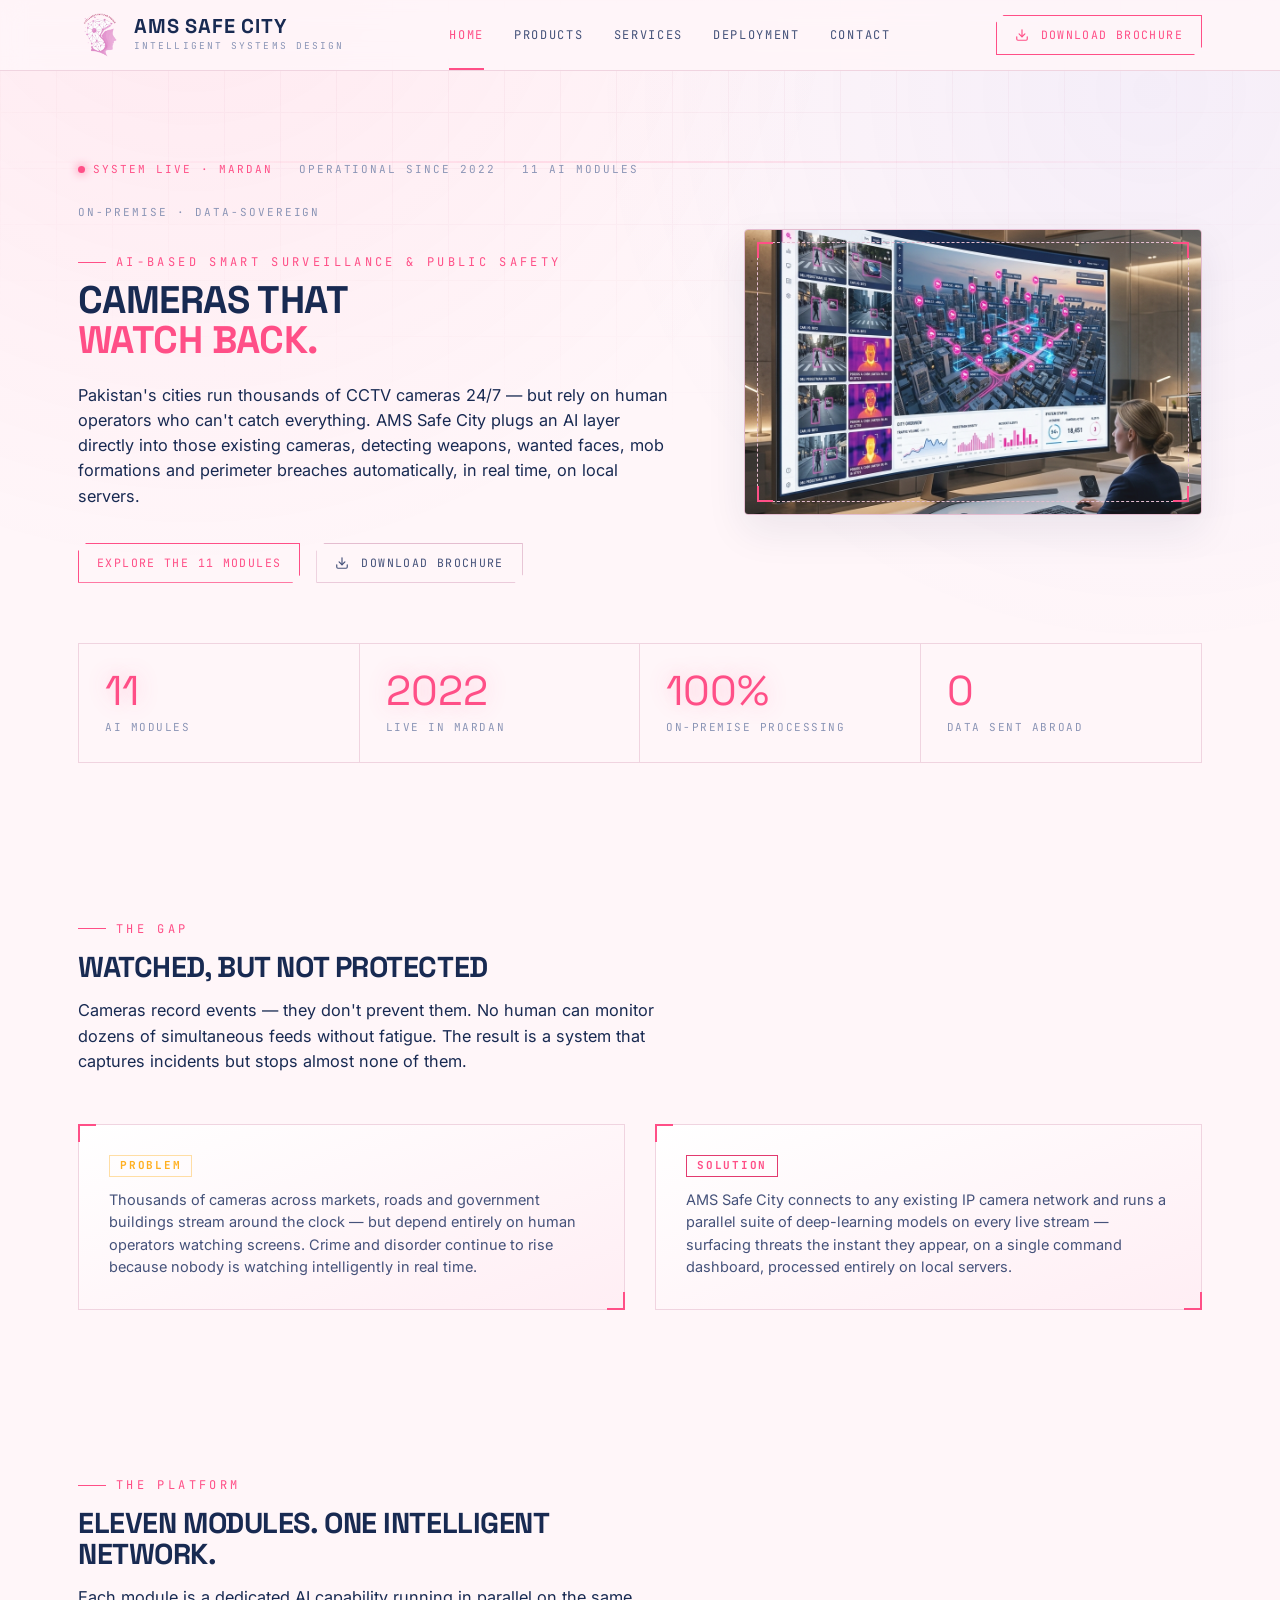
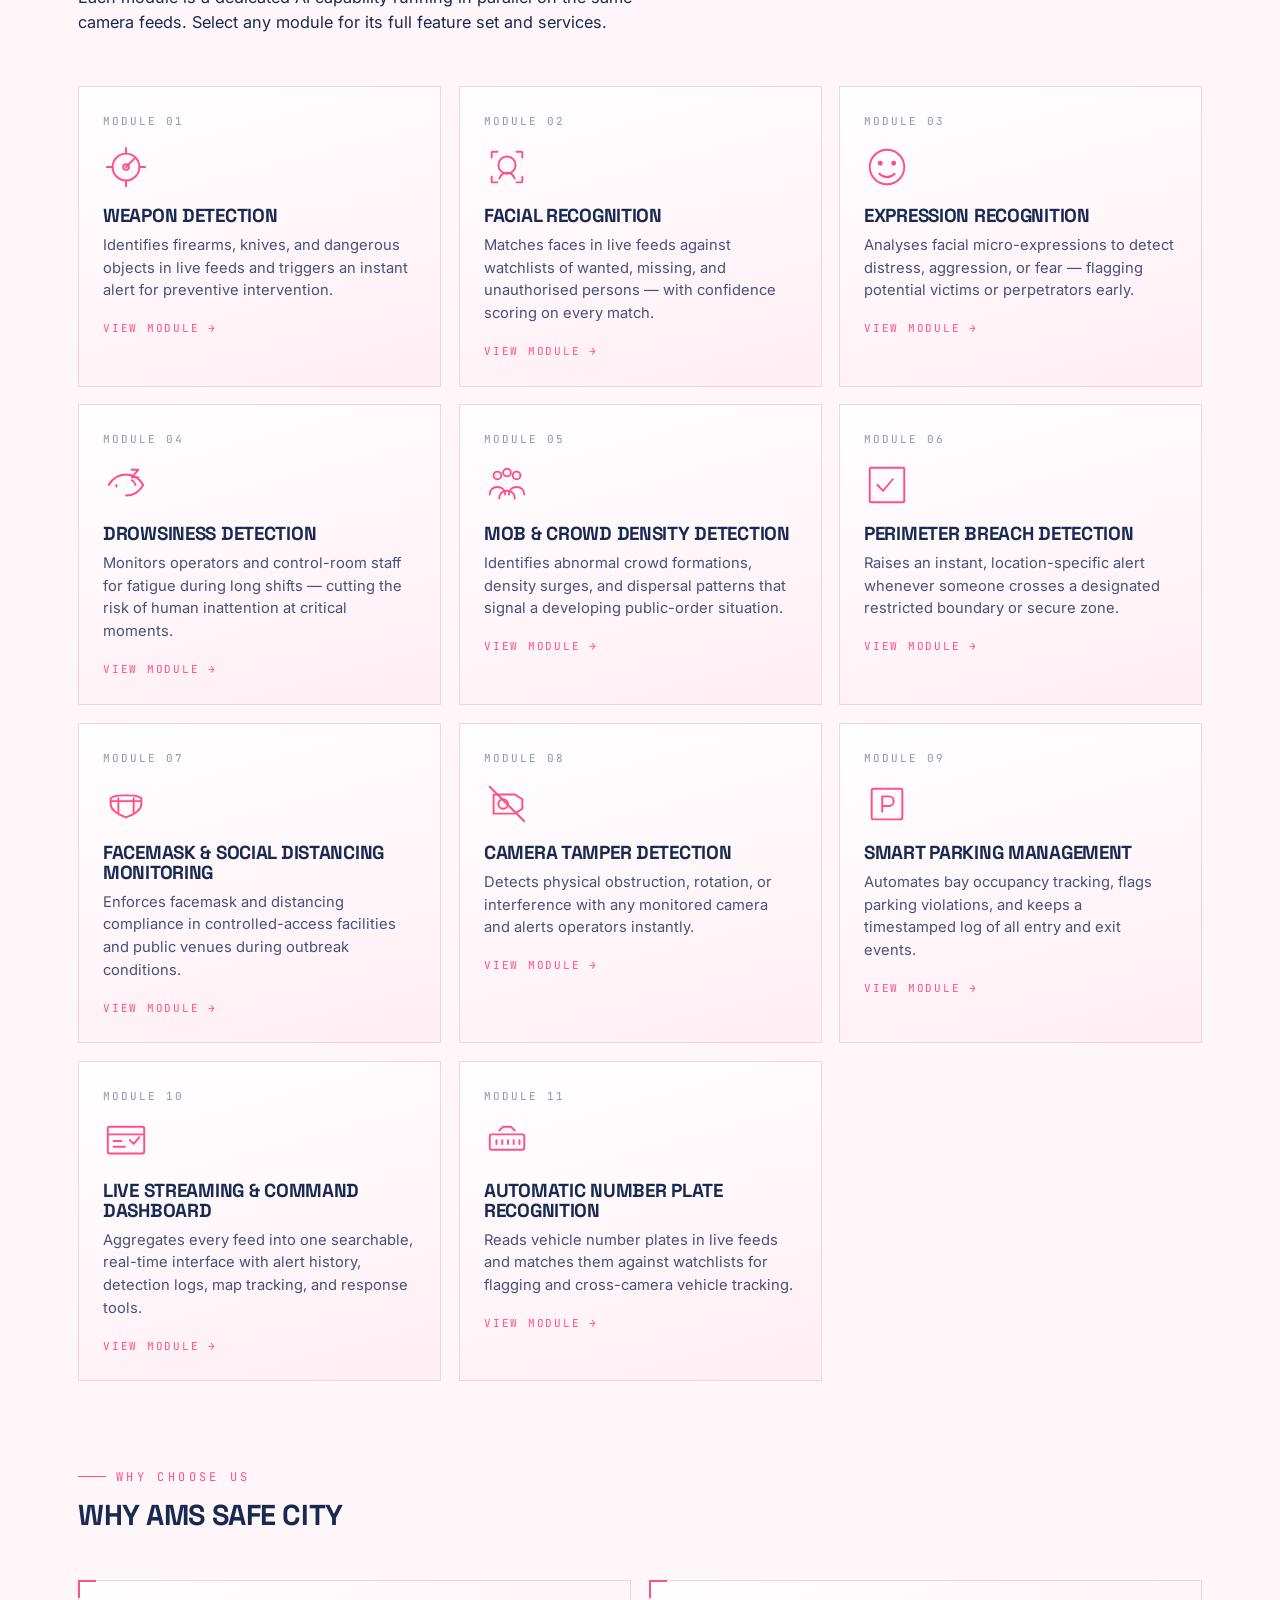
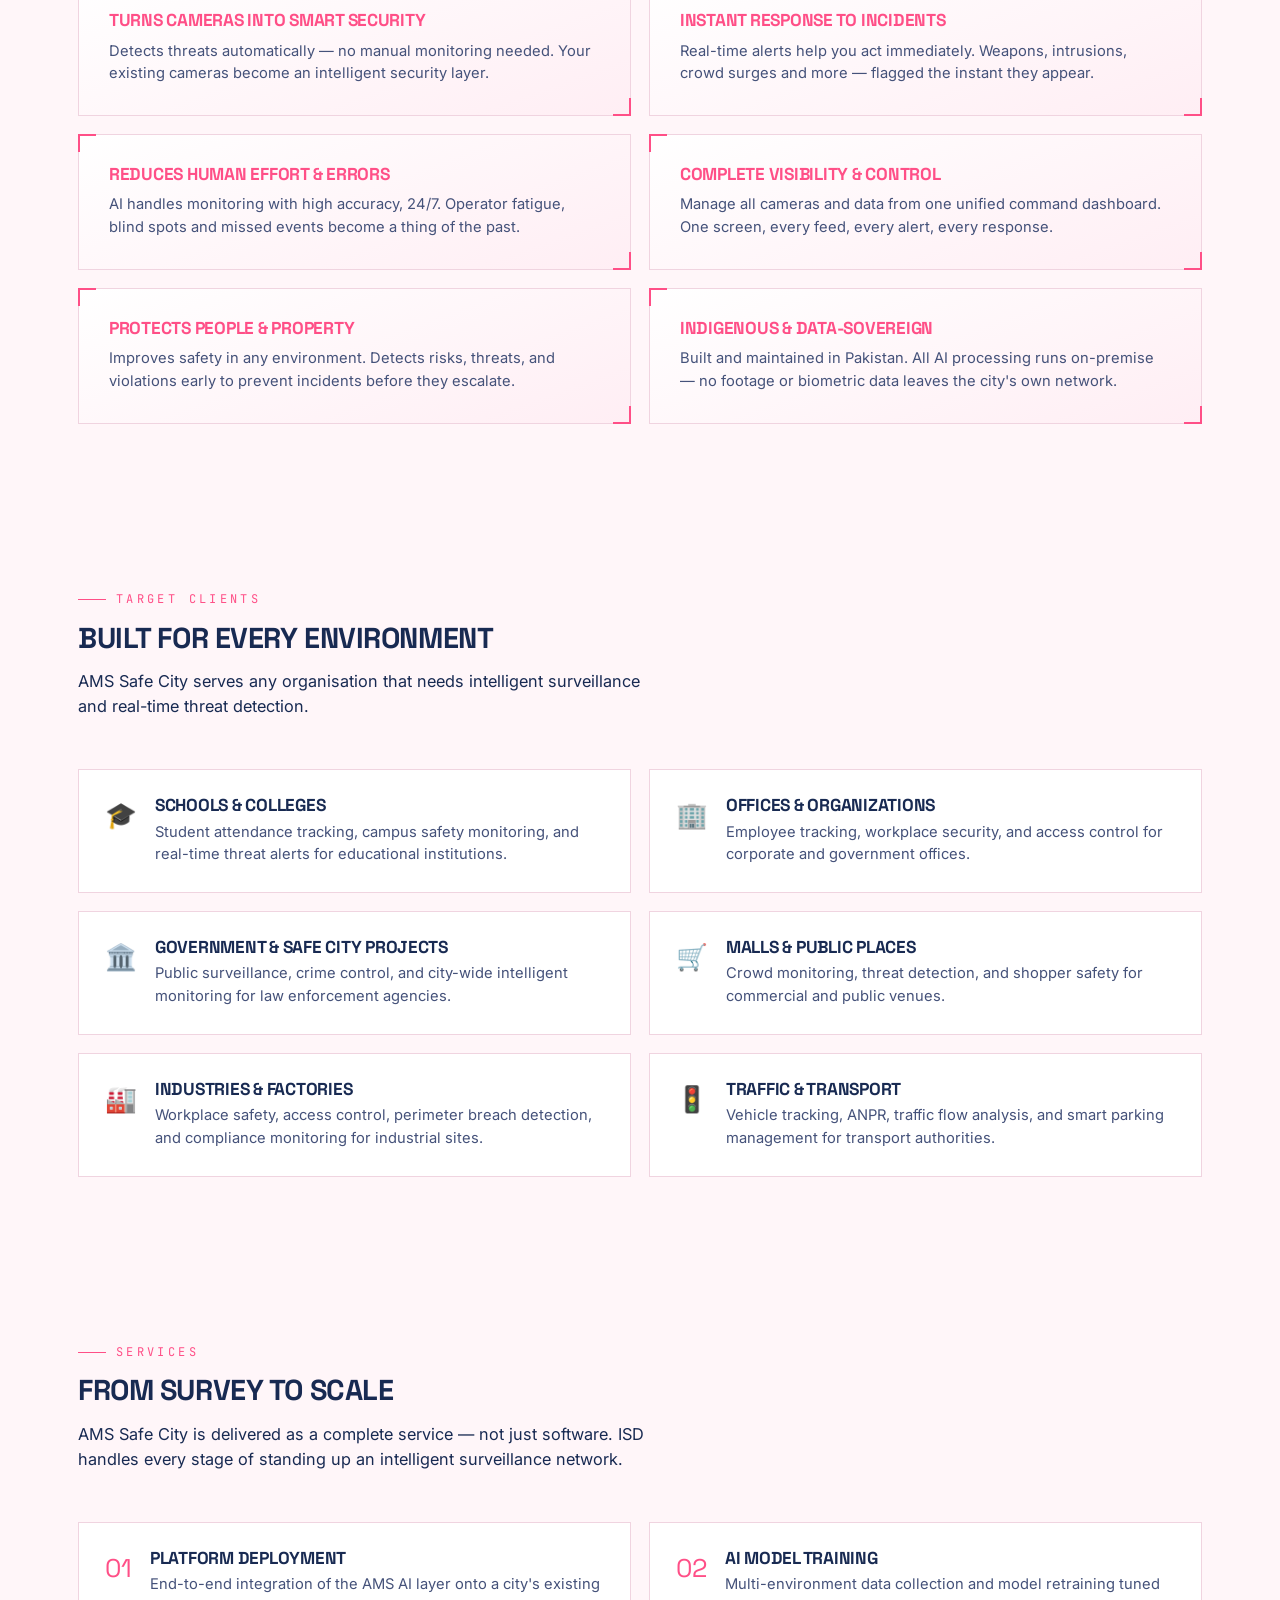
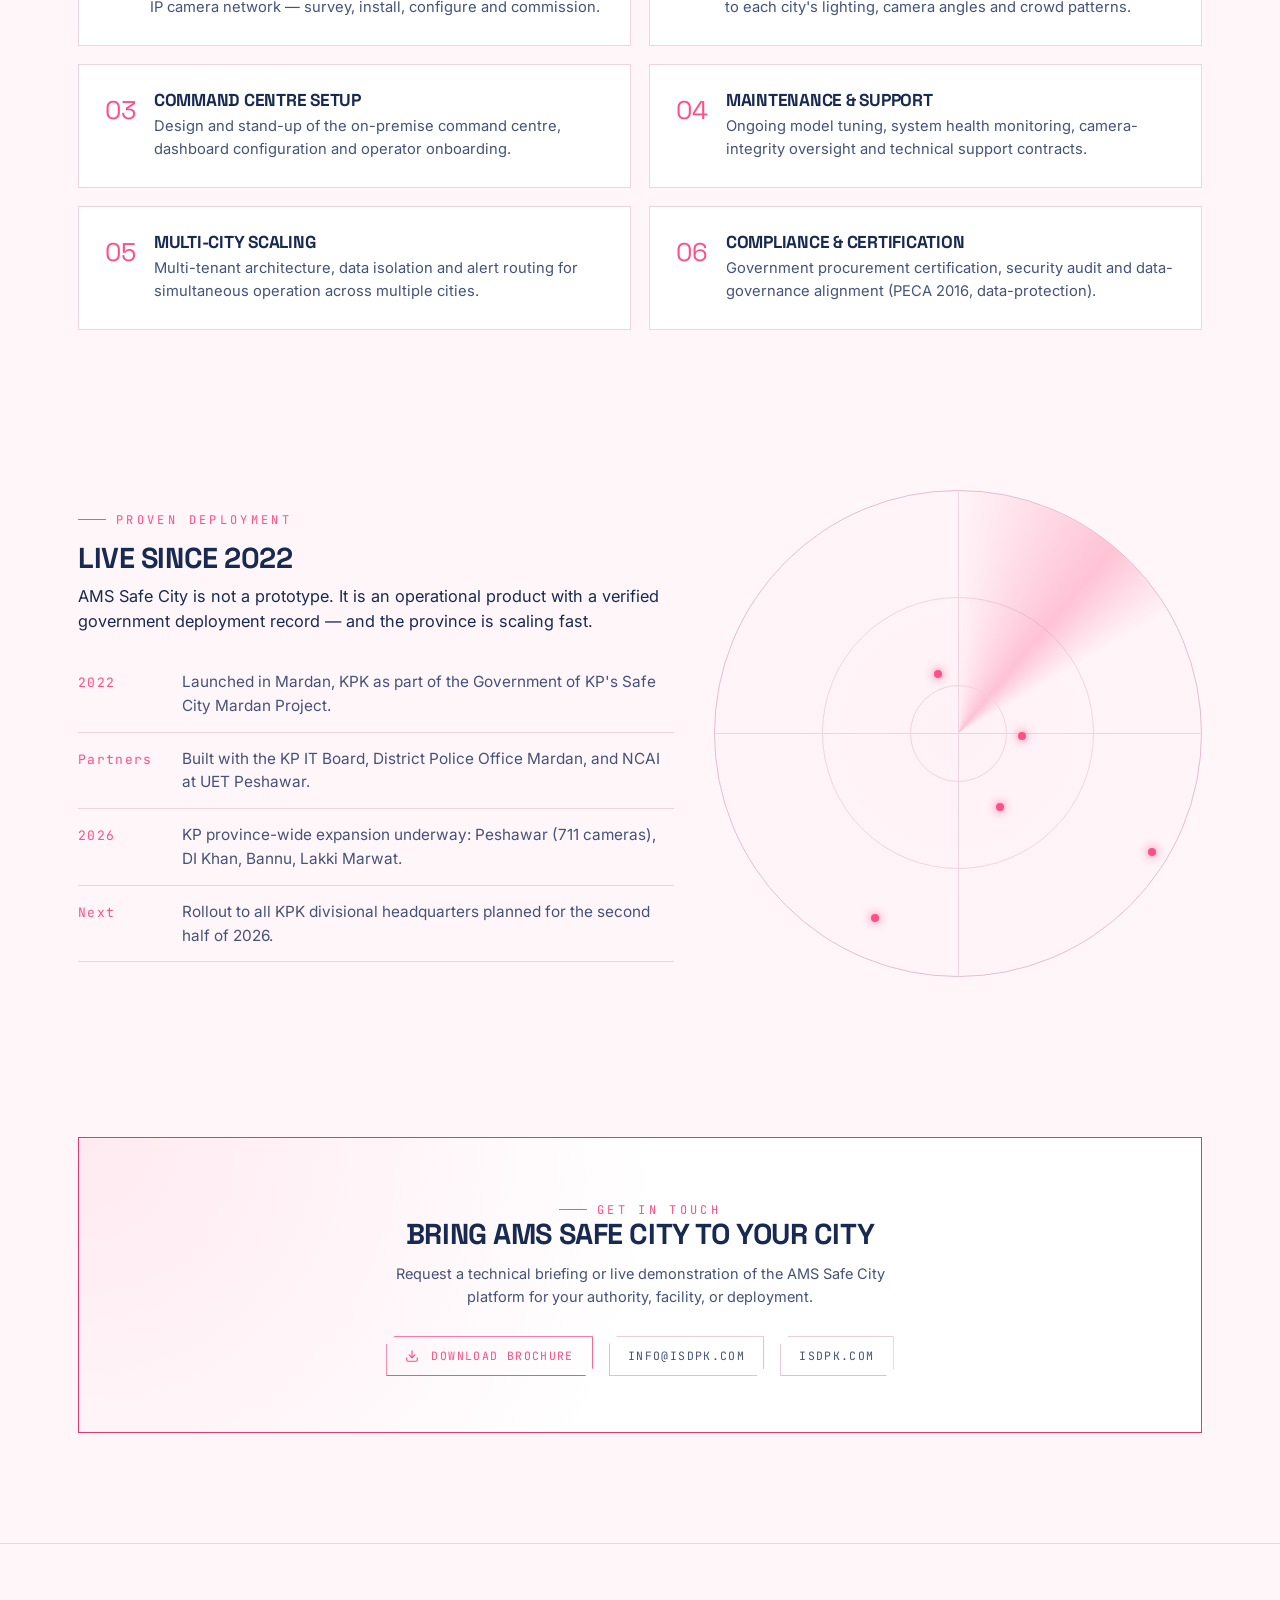
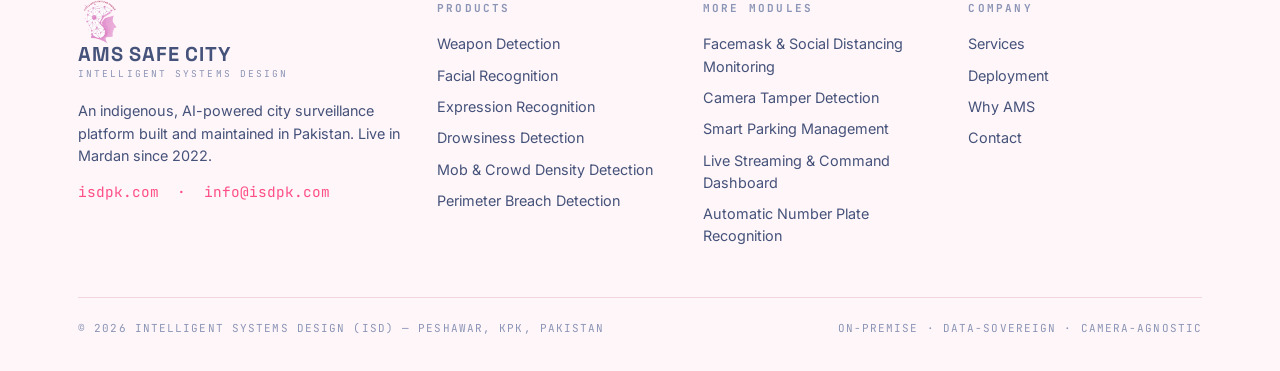
<file: index.html>
<!DOCTYPE html>
<html lang="en">
<head>
<meta charset="UTF-8">
<meta name="viewport" content="width=device-width, initial-scale=1.0">
<title>AMS Safe City — AI Smart Surveillance &amp; Public Safety | ISD Pakistan</title>
<meta name="description" content="AMS Safe City by Intelligent Systems Design: an indigenous, AI-powered city surveillance platform. Eleven AI modules — weapon detection, facial recognition, mob analysis and more — on your existing cameras. Live in Mardan since 2022.">
<link rel="preconnect" href="https://fonts.googleapis.com">
<link rel="preconnect" href="https://fonts.gstatic.com" crossorigin>
<link href="https://fonts.googleapis.com/css2?family=Space+Grotesk:wght@500;600;700&family=Inter:wght@400;500;600;700&family=JetBrains+Mono:wght@400;500&display=swap" rel="stylesheet">
<link rel="stylesheet" href="assets/styles.css">
</head>
<body>
<header class="site-header">
  <div class="wrap nav">
    <a class="brand" href="index.html">
      <img src="assets/logo.png" alt="Intelligent Systems Design Logo" class="brand-logo">
      <span><b>AMS Safe City</b><small>Intelligent Systems Design</small></span>
    </a>
    <nav class="nav-links">
      <a href="index.html" class="active">Home</a>
      <a href="index.html#products">Products</a>
      <a href="index.html#services">Services</a>
      <a href="index.html#deployment">Deployment</a>
      <a href="index.html#contact">Contact</a>
    </nav>
    <div class="nav-cta">
      <a class="btn" href="assets/brochure.pdf" download="AMS_Safe_City_Brochure.pdf"><svg viewBox="0 0 24 24" width="14" height="14" stroke="currentColor" stroke-width="2" fill="none" stroke-linecap="round" stroke-linejoin="round" style="vertical-align:middle;margin-right:4px;"><path d="M21 15v4a2 2 0 0 1-2 2H5a2 2 0 0 1-2-2v-4"></path><polyline points="7 10 12 15 17 10"></polyline><line x1="12" y1="15" x2="12" y2="3"></line></svg> Download Brochure</a>
      <button class="menu-toggle" aria-label="Menu">&#9776;</button>
    </div>
  </div>
</header>
<main>
  <!-- HERO -->
  <section class="hero">
    <div class="scanline"></div>
    <div class="wrap hero-grid">
      <div class="hero-content">
        <div class="status-row reveal">
          <span class="live">System Live · Mardan</span>
          <span>Operational since 2022</span>
          <span>11 AI Modules</span>
          <span>On-Premise · Data-Sovereign</span>
        </div>
        <div class="eyebrow reveal">AI-Based Smart Surveillance &amp; Public Safety</div>
        <h1 class="reveal">Cameras that<br><span class="accent">watch back.</span></h1>
        <p class="lead reveal">Pakistan's cities run thousands of CCTV cameras 24/7 — but rely on human operators who can't catch everything. AMS Safe City plugs an AI layer directly into those existing cameras, detecting weapons, wanted faces, mob formations and perimeter breaches automatically, in real time, on local servers.</p>
        <div class="hero-actions reveal">
          <a class="btn" href="#products">Explore the 11 Modules</a>
          <a class="btn btn--ghost" href="assets/brochure.pdf" download="AMS_Safe_City_Brochure.pdf"><svg viewBox="0 0 24 24" width="14" height="14" stroke="currentColor" stroke-width="2" fill="none" stroke-linecap="round" stroke-linejoin="round" style="vertical-align:middle;margin-right:4px;"><path d="M21 15v4a2 2 0 0 1-2 2H5a2 2 0 0 1-2-2v-4"></path><polyline points="7 10 12 15 17 10"></polyline><line x1="12" y1="15" x2="12" y2="3"></line></svg> Download Brochure</a>
          
        </div>
      </div>
      <div class="hero-visual reveal">
        <div class="frame"></div>
        <div class="corner tl"></div><div class="corner tr"></div>
        <div class="corner bl"></div><div class="corner br"></div>
        <img src="assets/hero_surveillance.png" alt="Smart City Surveillance Dashboard" class="hero-img">
      </div>
    </div>
    <div class="wrap">
      <div class="stats reveal">
        <div class="stat"><div class="num">11</div><div class="lbl">AI Modules</div></div>
        <div class="stat"><div class="num">2022</div><div class="lbl">Live in Mardan</div></div>
        <div class="stat"><div class="num">100%</div><div class="lbl">On-Premise Processing</div></div>
        <div class="stat"><div class="num">0</div><div class="lbl">Data Sent Abroad</div></div>
      </div>
    </div>
  </section>

  <!-- PROBLEM / SOLUTION -->
  <section>
    <div class="wrap">
      <div class="section-head reveal">
        <div class="eyebrow">The Gap</div>
        <h2>Watched, but not protected</h2>
        <p class="lead">Cameras record events — they don't prevent them. No human can monitor dozens of simultaneous feeds without fatigue. The result is a system that captures incidents but stops almost none of them.</p>
      </div>
      <div class="split">
        <div class="panel panel--bracket problem reveal">
          <h3><span class="tag">Problem</span></h3>
          <p>Thousands of cameras across markets, roads and government buildings stream around the clock — but depend entirely on human operators watching screens. Crime and disorder continue to rise because nobody is watching intelligently in real time.</p>
        </div>
        <div class="panel panel--bracket solution reveal">
          <h3><span class="tag">Solution</span></h3>
          <p>AMS Safe City connects to any existing IP camera network and runs a parallel suite of deep-learning models on every live stream — surfacing threats the instant they appear, on a single command dashboard, processed entirely on local servers.</p>
        </div>
      </div>
    </div>
  </section>

  <!-- PRODUCTS -->
  <section id="products">
    <div class="wrap">
      <div class="section-head reveal">
        <div class="eyebrow">The Platform</div>
        <h2>Eleven modules. One intelligent network.</h2>
        <p class="lead">Each module is a dedicated AI capability running in parallel on the same camera feeds. Select any module for its full feature set and services.</p>
      </div>
      <div class="products-grid">
      <a class="pcard reveal" href="products/weapon-detection.html">
        <div class="idx">MODULE 01</div>
        <div class="ic"><svg viewBox="0 0 48 48" fill="none" stroke="currentColor" stroke-width="2" stroke-linecap="round" stroke-linejoin="round"><circle cx="24" cy="24" r="14"/><path d="M24 4v6M24 38v6M4 24h6M38 24h6"/><circle cx="24" cy="24" r="3"/><path d="M24 24l9-9"/></svg></div>
        <h3>Weapon Detection</h3>
        <p>Identifies firearms, knives, and dangerous objects in live feeds and triggers an instant alert for preventive intervention.</p>
        <span class="go">View module &rarr;</span>
      </a>
      <a class="pcard reveal" href="products/facial-recognition.html">
        <div class="idx">MODULE 02</div>
        <div class="ic"><svg viewBox="0 0 48 48" fill="none" stroke="currentColor" stroke-width="2" stroke-linecap="round" stroke-linejoin="round"><path d="M8 14V9a1 1 0 011-1h5M40 14V9a1 1 0 00-1-1h-5M8 34v5a1 1 0 001 1h5M40 34v5a1 1 0 01-1 1h-5"/><circle cx="24" cy="22" r="9"/><path d="M16 36c1.5-4 4.5-6 8-6s6.5 2 8 6"/></svg></div>
        <h3>Facial Recognition</h3>
        <p>Matches faces in live feeds against watchlists of wanted, missing, and unauthorised persons — with confidence scoring on every match.</p>
        <span class="go">View module &rarr;</span>
      </a>
      <a class="pcard reveal" href="products/expression-recognition.html">
        <div class="idx">MODULE 03</div>
        <div class="ic"><svg viewBox="0 0 48 48" fill="none" stroke="currentColor" stroke-width="2" stroke-linecap="round" stroke-linejoin="round"><circle cx="24" cy="24" r="18"/><circle cx="17" cy="20" r="1.6" fill="currentColor"/><circle cx="31" cy="20" r="1.6" fill="currentColor"/><path d="M16 31c2.5 2.5 5 3.5 8 3.5s5.5-1 8-3.5"/></svg></div>
        <h3>Expression Recognition</h3>
        <p>Analyses facial micro-expressions to detect distress, aggression, or fear — flagging potential victims or perpetrators early.</p>
        <span class="go">View module &rarr;</span>
      </a>
      <a class="pcard reveal" href="products/drowsiness-detection.html">
        <div class="idx">MODULE 04</div>
        <div class="ic"><svg viewBox="0 0 48 48" fill="none" stroke="currentColor" stroke-width="2" stroke-linecap="round" stroke-linejoin="round"><path d="M6 24c4-7 11-11 18-11s14 4 18 11c-4 7-11 11-18 11"/><path d="M14 24c0 .5 0 1 .1 1.5M30 19c2 1 3.5 3 4 5"/><path d="M30 8h7l-7 8h7"/></svg></div>
        <h3>Drowsiness Detection</h3>
        <p>Monitors operators and control-room staff for fatigue during long shifts — cutting the risk of human inattention at critical moments.</p>
        <span class="go">View module &rarr;</span>
      </a>
      <a class="pcard reveal" href="products/mob-crowd-detection.html">
        <div class="idx">MODULE 05</div>
        <div class="ic"><svg viewBox="0 0 48 48" fill="none" stroke="currentColor" stroke-width="2" stroke-linecap="round" stroke-linejoin="round"><circle cx="14" cy="14" r="4"/><circle cx="34" cy="14" r="4"/><circle cx="24" cy="11" r="4"/><path d="M6 34c0-5 3.5-8 8-8s8 3 8 8M26 34c0-5 3.5-8 8-8s8 3 8 8M16 38c0-5 3.5-8 8-8s8 3 8 8"/></svg></div>
        <h3>Mob & Crowd Density Detection</h3>
        <p>Identifies abnormal crowd formations, density surges, and dispersal patterns that signal a developing public-order situation.</p>
        <span class="go">View module &rarr;</span>
      </a>
      <a class="pcard reveal" href="products/perimeter-breach.html">
        <div class="idx">MODULE 06</div>
        <div class="ic"><svg viewBox="0 0 48 48" fill="none" stroke="currentColor" stroke-width="2" stroke-linecap="round" stroke-linejoin="round"><rect x="6" y="6" width="36" height="36" rx="1" stroke-dasharray="5 4"/><path d="M30 18l-10 12-6-6"/></svg></div>
        <h3>Perimeter Breach Detection</h3>
        <p>Raises an instant, location-specific alert whenever someone crosses a designated restricted boundary or secure zone.</p>
        <span class="go">View module &rarr;</span>
      </a>
      <a class="pcard reveal" href="products/health-compliance.html">
        <div class="idx">MODULE 07</div>
        <div class="ic"><svg viewBox="0 0 48 48" fill="none" stroke="currentColor" stroke-width="2" stroke-linecap="round" stroke-linejoin="round"><path d="M8 18c4-3 8-3 16-3s12 0 16 3v6c0 6-8 11-16 14C16 35 8 30 8 24z"/><path d="M8 21h32M16 18v15M32 18v15"/></svg></div>
        <h3>Facemask & Social Distancing Monitoring</h3>
        <p>Enforces facemask and distancing compliance in controlled-access facilities and public venues during outbreak conditions.</p>
        <span class="go">View module &rarr;</span>
      </a>
      <a class="pcard reveal" href="products/camera-tamper.html">
        <div class="idx">MODULE 08</div>
        <div class="ic"><svg viewBox="0 0 48 48" fill="none" stroke="currentColor" stroke-width="2" stroke-linecap="round" stroke-linejoin="round"><path d="M10 14h22l8 5v10l-8 5H10z"/><circle cx="20" cy="24" r="5"/><path d="M6 6l36 36"/></svg></div>
        <h3>Camera Tamper Detection</h3>
        <p>Detects physical obstruction, rotation, or interference with any monitored camera and alerts operators instantly.</p>
        <span class="go">View module &rarr;</span>
      </a>
      <a class="pcard reveal" href="products/smart-parking.html">
        <div class="idx">MODULE 09</div>
        <div class="ic"><svg viewBox="0 0 48 48" fill="none" stroke="currentColor" stroke-width="2" stroke-linecap="round" stroke-linejoin="round"><rect x="8" y="8" width="32" height="32" rx="2"/><path d="M19 32V16h7a5 5 0 010 10h-7"/></svg></div>
        <h3>Smart Parking Management</h3>
        <p>Automates bay occupancy tracking, flags parking violations, and keeps a timestamped log of all entry and exit events.</p>
        <span class="go">View module &rarr;</span>
      </a>
      <a class="pcard reveal" href="products/command-dashboard.html">
        <div class="idx">MODULE 10</div>
        <div class="ic"><svg viewBox="0 0 48 48" fill="none" stroke="currentColor" stroke-width="2" stroke-linecap="round" stroke-linejoin="round"><rect x="5" y="8" width="38" height="28" rx="2"/><path d="M5 16h38M11 23h8M11 29h12M28 22l4 4 6-7"/></svg></div>
        <h3>Live Streaming & Command Dashboard</h3>
        <p>Aggregates every feed into one searchable, real-time interface with alert history, detection logs, map tracking, and response tools.</p>
        <span class="go">View module &rarr;</span>
      </a>
      <a class="pcard reveal" href="products/anpr.html">
        <div class="idx">MODULE 11</div>
        <div class="ic"><svg viewBox="0 0 48 48" fill="none" stroke="currentColor" stroke-width="2" stroke-linecap="round" stroke-linejoin="round"><rect x="6" y="16" width="36" height="16" rx="2"/><path d="M13 22v4M19 22v4M25 22v4M31 22v4M37 22v4"/><path d="M16 12l4-4h8l4 4"/></svg></div>
        <h3>Automatic Number Plate Recognition</h3>
        <p>Reads vehicle number plates in live feeds and matches them against watchlists for flagging and cross-camera vehicle tracking.</p>
        <span class="go">View module &rarr;</span>
      </a>
      </div>
    </div>
  </section>

  <!-- WHY CHOOSE US -->
  <section id="why" style="padding-top:0">
    <div class="wrap">
      <div class="section-head reveal">
        <div class="eyebrow">Why Choose Us</div>
        <h2>Why AMS Safe City</h2>
      </div>
      <div class="diff">
        <div class="panel panel--bracket reveal">
          <h4>Turns Cameras into Smart Security</h4>
          <p>Detects threats automatically — no manual monitoring needed. Your existing cameras become an intelligent security layer.</p>
        </div>
        <div class="panel panel--bracket reveal">
          <h4>Instant Response to Incidents</h4>
          <p>Real-time alerts help you act immediately. Weapons, intrusions, crowd surges and more — flagged the instant they appear.</p>
        </div>
        <div class="panel panel--bracket reveal">
          <h4>Reduces Human Effort &amp; Errors</h4>
          <p>AI handles monitoring with high accuracy, 24/7. Operator fatigue, blind spots and missed events become a thing of the past.</p>
        </div>
        <div class="panel panel--bracket reveal">
          <h4>Complete Visibility &amp; Control</h4>
          <p>Manage all cameras and data from one unified command dashboard. One screen, every feed, every alert, every response.</p>
        </div>
        <div class="panel panel--bracket reveal">
          <h4>Protects People &amp; Property</h4>
          <p>Improves safety in any environment. Detects risks, threats, and violations early to prevent incidents before they escalate.</p>
        </div>
        <div class="panel panel--bracket reveal">
          <h4>Indigenous &amp; Data-Sovereign</h4>
          <p>Built and maintained in Pakistan. All AI processing runs on-premise — no footage or biometric data leaves the city's own network.</p>
        </div>
      </div>
    </div>
  </section>

  <!-- TARGET CLIENTS -->
  <section id="clients">
    <div class="wrap">
      <div class="section-head reveal">
        <div class="eyebrow">Target Clients</div>
        <h2>Built for every environment</h2>
        <p class="lead">AMS Safe City serves any organisation that needs intelligent surveillance and real-time threat detection.</p>
      </div>
      <div class="services">
        <div class="svc reveal"><div class="n">🎓</div><div><h4>Schools &amp; Colleges</h4><p>Student attendance tracking, campus safety monitoring, and real-time threat alerts for educational institutions.</p></div></div>
        <div class="svc reveal"><div class="n">🏢</div><div><h4>Offices &amp; Organizations</h4><p>Employee tracking, workplace security, and access control for corporate and government offices.</p></div></div>
        <div class="svc reveal"><div class="n">🏛️</div><div><h4>Government &amp; Safe City Projects</h4><p>Public surveillance, crime control, and city-wide intelligent monitoring for law enforcement agencies.</p></div></div>
        <div class="svc reveal"><div class="n">🛒</div><div><h4>Malls &amp; Public Places</h4><p>Crowd monitoring, threat detection, and shopper safety for commercial and public venues.</p></div></div>
        <div class="svc reveal"><div class="n">🏭</div><div><h4>Industries &amp; Factories</h4><p>Workplace safety, access control, perimeter breach detection, and compliance monitoring for industrial sites.</p></div></div>
        <div class="svc reveal"><div class="n">🚦</div><div><h4>Traffic &amp; Transport</h4><p>Vehicle tracking, ANPR, traffic flow analysis, and smart parking management for transport authorities.</p></div></div>
      </div>
    </div>
  </section>

  <!-- SERVICES -->
  <section id="services">
    <div class="wrap">
      <div class="section-head reveal">
        <div class="eyebrow">Services</div>
        <h2>From survey to scale</h2>
        <p class="lead">AMS Safe City is delivered as a complete service — not just software. ISD handles every stage of standing up an intelligent surveillance network.</p>
      </div>
      <div class="services">
      <div class="svc reveal"><div class="n">01</div><div><h4>Platform Deployment</h4><p>End-to-end integration of the AMS AI layer onto a city&#x27;s existing IP camera network — survey, install, configure and commission.</p></div></div>
      <div class="svc reveal"><div class="n">02</div><div><h4>AI Model Training</h4><p>Multi-environment data collection and model retraining tuned to each city&#x27;s lighting, camera angles and crowd patterns.</p></div></div>
      <div class="svc reveal"><div class="n">03</div><div><h4>Command Centre Setup</h4><p>Design and stand-up of the on-premise command centre, dashboard configuration and operator onboarding.</p></div></div>
      <div class="svc reveal"><div class="n">04</div><div><h4>Maintenance & Support</h4><p>Ongoing model tuning, system health monitoring, camera-integrity oversight and technical support contracts.</p></div></div>
      <div class="svc reveal"><div class="n">05</div><div><h4>Multi-City Scaling</h4><p>Multi-tenant architecture, data isolation and alert routing for simultaneous operation across multiple cities.</p></div></div>
      <div class="svc reveal"><div class="n">06</div><div><h4>Compliance & Certification</h4><p>Government procurement certification, security audit and data-governance alignment (PECA 2016, data-protection).</p></div></div></div>
    </div>
  </section>

  <!-- DEPLOYMENT -->
  <section id="deployment">
    <div class="wrap">
      <div class="deploy">
        <div class="reveal">
          <div class="eyebrow">Proven Deployment</div>
          <h2 style="margin:14px 0 10px">Live since 2022</h2>
          <p class="lead">AMS Safe City is not a prototype. It is an operational product with a verified government deployment record — and the province is scaling fast.</p>
          <ul><li><span class="yr">2022</span><span>Launched in Mardan, KPK as part of the Government of KP&#x27;s Safe City Mardan Project.</span></li><li><span class="yr">Partners</span><span>Built with the KP IT Board, District Police Office Mardan, and NCAI at UET Peshawar.</span></li><li><span class="yr">2026</span><span>KP province-wide expansion underway: Peshawar (711 cameras), DI Khan, Bannu, Lakki Marwat.</span></li><li><span class="yr">Next</span><span>Rollout to all KPK divisional headquarters planned for the second half of 2026.</span></li></ul>
        </div>
        <div class="radar reveal"><div class="sweep"></div><div class="ctr"></div></div>
      </div>
    </div>
  </section>

  <!-- CTA / CONTACT -->
  <section id="contact">
    <div class="wrap">
      <div class="cta-band reveal">
        <div class="eyebrow" style="justify-content:center">Get in touch</div>
        <h2>Bring AMS Safe City to your city</h2>
        <p>Request a technical briefing or live demonstration of the AMS Safe City platform for your authority, facility, or deployment.</p>
        <div class="hero-actions">
          <a class="btn" href="assets/brochure.pdf" download="AMS_Safe_City_Brochure.pdf"><svg viewBox="0 0 24 24" width="14" height="14" stroke="currentColor" stroke-width="2" fill="none" stroke-linecap="round" stroke-linejoin="round" style="vertical-align:middle;margin-right:4px;"><path d="M21 15v4a2 2 0 0 1-2 2H5a2 2 0 0 1-2-2v-4"></path><polyline points="7 10 12 15 17 10"></polyline><line x1="12" y1="15" x2="12" y2="3"></line></svg> Download Brochure</a>
          <a class="btn btn--ghost" href="mailto:info@isdpk.com">info@isdpk.com</a>
          <a class="btn btn--ghost" href="https://isdpk.com"   target="_blank" rel="noopener noreferrer">isdpk.com</a>
        </div>
      </div>
    </div>
  </section>
</main>
<footer class="site-footer">
  <div class="wrap">
    <div class="foot-grid">
      <div>
        <a class="brand" href="index.html" style="margin-bottom:18px">
          <img src="assets/logo.png" alt="Intelligent Systems Design Logo" class="brand-logo">
          <span><b>AMS Safe City</b><small>Intelligent Systems Design</small></span>
        </a>
        <p>An indigenous, AI-powered city surveillance platform built and maintained in Pakistan. Live in Mardan since 2022.</p>
        <p class="mono" style="color:var(--green);margin-top:14px">isdpk.com &nbsp;·&nbsp; info@isdpk.com</p>
      </div>
      <div><h5>Products</h5><a href="products/weapon-detection.html">Weapon Detection</a><a href="products/facial-recognition.html">Facial Recognition</a><a href="products/expression-recognition.html">Expression Recognition</a><a href="products/drowsiness-detection.html">Drowsiness Detection</a><a href="products/mob-crowd-detection.html">Mob & Crowd Density Detection</a><a href="products/perimeter-breach.html">Perimeter Breach Detection</a></div>
      <div><h5>More Modules</h5><a href="products/health-compliance.html">Facemask & Social Distancing Monitoring</a><a href="products/camera-tamper.html">Camera Tamper Detection</a><a href="products/smart-parking.html">Smart Parking Management</a><a href="products/command-dashboard.html">Live Streaming & Command Dashboard</a><a href="products/anpr.html">Automatic Number Plate Recognition</a></div>
      <div>
        <h5>Company</h5>
        <a href="index.html#services">Services</a>
        <a href="index.html#deployment">Deployment</a>
        <a href="index.html#why">Why AMS</a>
        <a href="index.html#contact">Contact</a>
      </div>
    </div>
    <div class="foot-bottom">
      <span>© 2026 Intelligent Systems Design (ISD) — Peshawar, KPK, Pakistan</span>
      <span>On-Premise · Data-Sovereign · Camera-Agnostic</span>
    </div>
  </div>
</footer>
<script src="assets/app.js"></script>
</body>
</html>
</file>
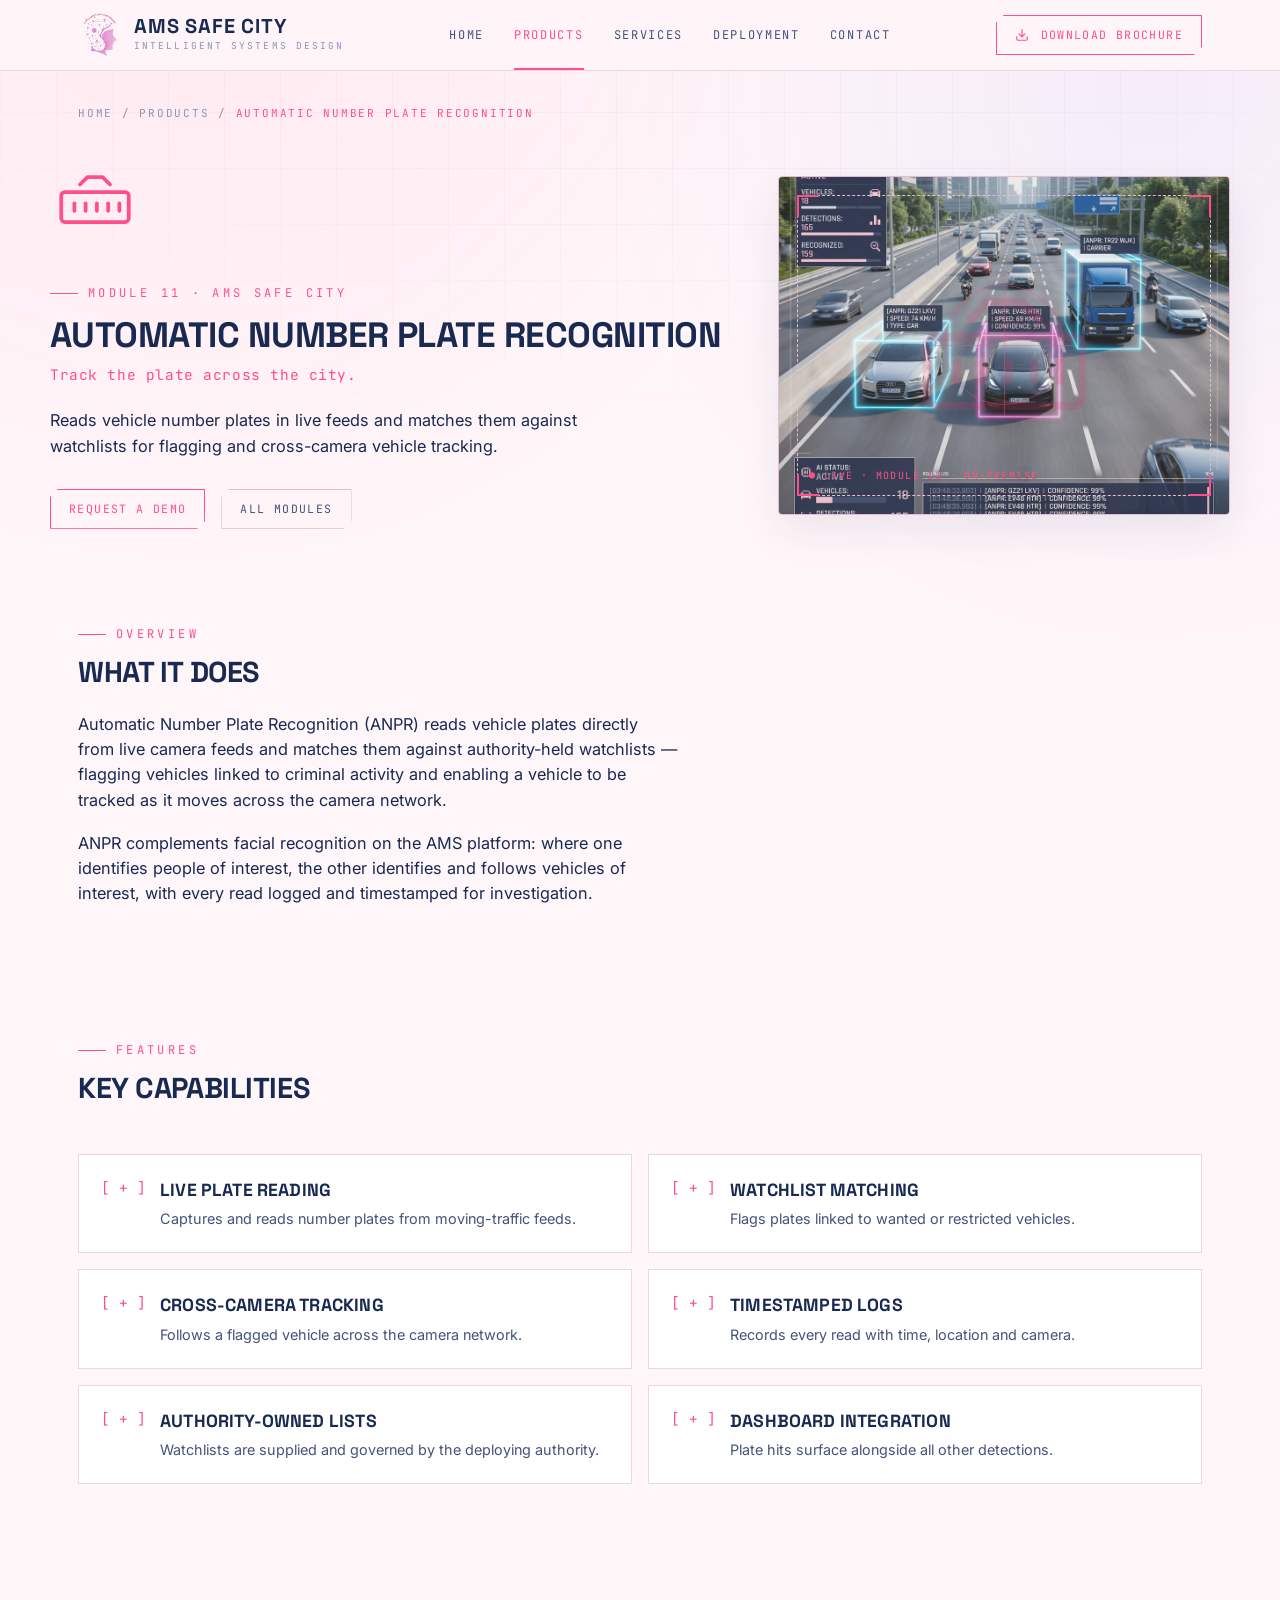
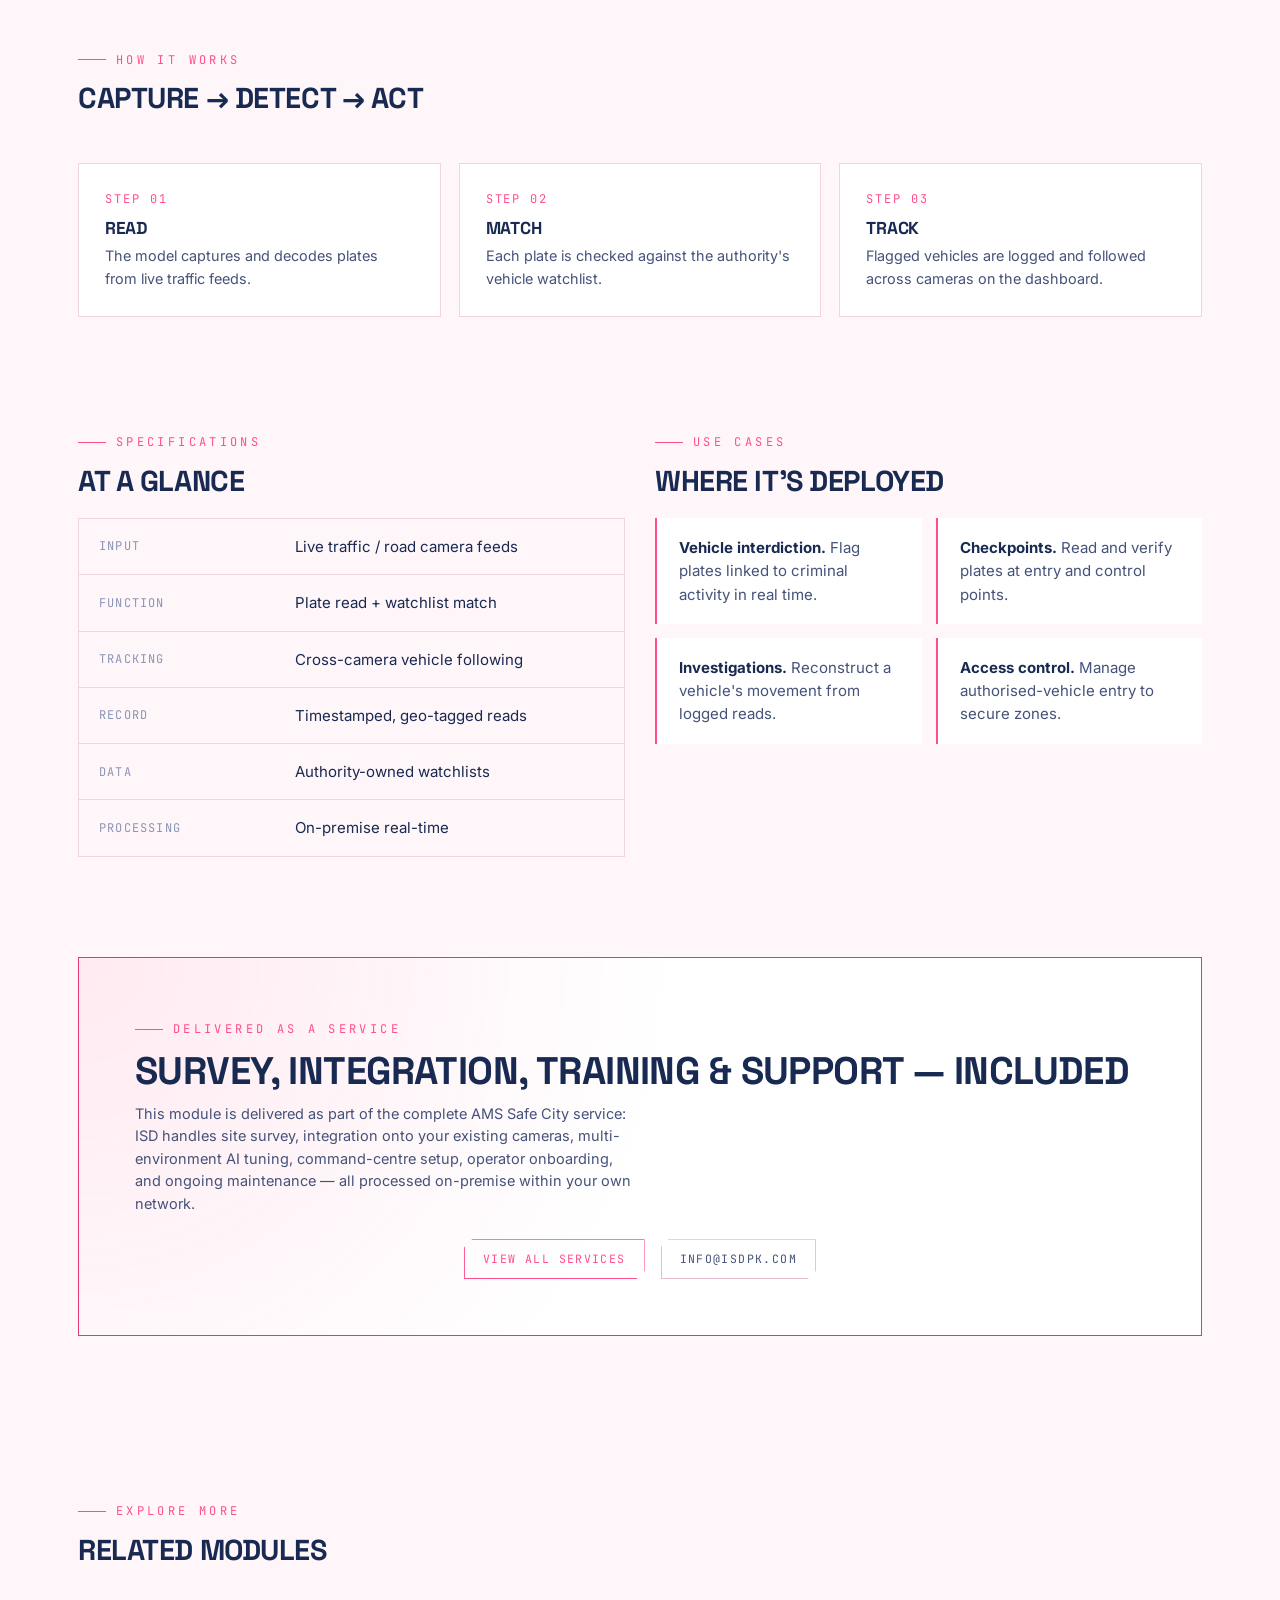
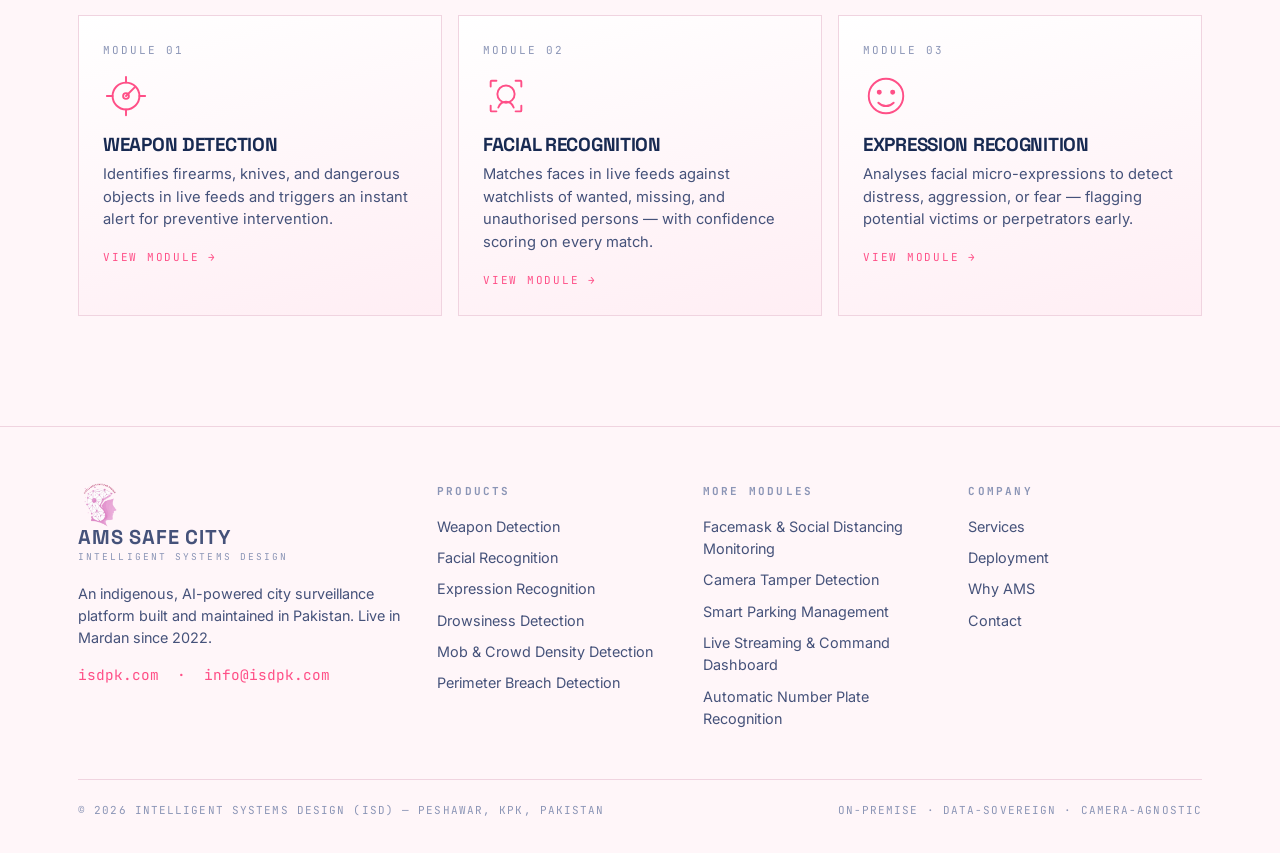
<file: products/anpr.html>
<!DOCTYPE html>
<html lang="en">
<head>
<meta charset="UTF-8">
<meta name="viewport" content="width=device-width, initial-scale=1.0">
<title>Automatic Number Plate Recognition — AMS Safe City | ISD Pakistan</title>
<meta name="description" content="Automatic Number Plate Recognition: Reads vehicle number plates in live feeds and matches them against watchlists for flagging and cross-camera vehicle tracking. Part of the AMS Safe City AI surveillance platform by Intelligent Systems Design.">
<link rel="preconnect" href="https://fonts.googleapis.com">
<link rel="preconnect" href="https://fonts.gstatic.com" crossorigin>
<link href="https://fonts.googleapis.com/css2?family=Space+Grotesk:wght@500;600;700&family=Inter:wght@400;500;600;700&family=JetBrains+Mono:wght@400;500&display=swap" rel="stylesheet">
<link rel="stylesheet" href="../assets/styles.css">
</head>
<body>
<header class="site-header">
  <div class="wrap nav">
    <a class="brand" href="../index.html">
      <img src="../assets/logo.png" alt="Intelligent Systems Design Logo" class="brand-logo">
      <span><b>AMS Safe City</b><small>Intelligent Systems Design</small></span>
    </a>
    <nav class="nav-links">
      <a href="../index.html">Home</a>
      <a href="../index.html#products" class="active">Products</a>
      <a href="../index.html#services">Services</a>
      <a href="../index.html#deployment">Deployment</a>
      <a href="../index.html#contact">Contact</a>
    </nav>
    <div class="nav-cta">
      <a class="btn" href="../assets/brochure.pdf" download="AMS_Safe_City_Brochure.pdf"><svg viewBox="0 0 24 24" width="14" height="14" stroke="currentColor" stroke-width="2" fill="none" stroke-linecap="round" stroke-linejoin="round" style="vertical-align:middle;margin-right:4px;"><path d="M21 15v4a2 2 0 0 1-2 2H5a2 2 0 0 1-2-2v-4"></path><polyline points="7 10 12 15 17 10"></polyline><line x1="12" y1="15" x2="12" y2="3"></line></svg> Download Brochure</a>
      <button class="menu-toggle" aria-label="Menu">&#9776;</button>
    </div>
  </div>
</header>
<main>
  <div class="wrap">
    <div class="breadcrumb reveal"><a href="../index.html">Home</a> / <a href="../index.html#products">Products</a> / <span>Automatic Number Plate Recognition</span></div>
  </div>

  <!-- PRODUCT HERO -->
  <section class="prod-hero wrap">
    <div class="reveal">
      <div class="ic-big"><svg viewBox="0 0 48 48" fill="none" stroke="currentColor" stroke-width="2" stroke-linecap="round" stroke-linejoin="round"><rect x="6" y="16" width="36" height="16" rx="2"/><path d="M13 22v4M19 22v4M25 22v4M31 22v4M37 22v4"/><path d="M16 12l4-4h8l4 4"/></svg></div>
      <div class="eyebrow">Module 11 · AMS Safe City</div>
      <h1 style="margin:14px 0 0">Automatic Number Plate Recognition</h1>
      <p class="mono" style="color:var(--green);letter-spacing:.04em;margin-top:10px">Track the plate across the city.</p>
      <p class="lead" style="margin:22px 0 30px">Reads vehicle number plates in live feeds and matches them against watchlists for flagging and cross-camera vehicle tracking.</p>
      <div class="hero-actions">
        <a class="btn" href="../index.html#contact">Request a Demo</a>
        <a class="btn btn--ghost" href="../index.html#products">All Modules</a>
      </div>
    </div>
    <div class="prod-visual reveal">
      <img src="../assets/anpr.png" alt="Anpr Camera Feed" class="prod-img">
      
      <div class="scanline"></div>
      <div class="frame"></div>
      <div class="corner tl"></div><div class="corner tr"></div>
      <div class="corner bl"></div><div class="corner br"></div>
      <div class="ic-ghost"><svg viewBox="0 0 48 48" fill="none" stroke="currentColor" stroke-width="2" stroke-linecap="round" stroke-linejoin="round"><rect x="6" y="16" width="36" height="16" rx="2"/><path d="M13 22v4M19 22v4M25 22v4M31 22v4M37 22v4"/><path d="M16 12l4-4h8l4 4"/></svg></div>
      <div class="reticle"></div>
      <div class="tag-float">● LIVE · MODULE 11 · ON-PREMISE</div>
    </div>
  </section>

  <!-- OVERVIEW -->
  <section style="padding-top:30px">
    <div class="wrap">
      <div class="section-head reveal" style="margin-bottom:24px">
        <div class="eyebrow">Overview</div>
        <h2 style="margin-top:14px">What it does</h2>
      </div>
      <div class="reveal" style="max-width:74ch"><p class='lead' style='margin-bottom:18px'>Automatic Number Plate Recognition (ANPR) reads vehicle plates directly from live camera feeds and matches them against authority-held watchlists — flagging vehicles linked to criminal activity and enabling a vehicle to be tracked as it moves across the camera network.</p><p class='lead' style='margin-bottom:18px'>ANPR complements facial recognition on the AMS platform: where one identifies people of interest, the other identifies and follows vehicles of interest, with every read logged and timestamped for investigation.</p></div>
    </div>
  </section>

  <!-- FEATURES -->
  <section style="padding-top:30px">
    <div class="wrap">
      <div class="section-head reveal"><div class="eyebrow">Features</div><h2 style="margin-top:14px">Key capabilities</h2></div>
      <div class="feature-list">
        <div class="feat reveal"><span class="chk">[ + ]</span><div><b>Live plate reading</b><p>Captures and reads number plates from moving-traffic feeds.</p></div></div>
        <div class="feat reveal"><span class="chk">[ + ]</span><div><b>Watchlist matching</b><p>Flags plates linked to wanted or restricted vehicles.</p></div></div>
        <div class="feat reveal"><span class="chk">[ + ]</span><div><b>Cross-camera tracking</b><p>Follows a flagged vehicle across the camera network.</p></div></div>
        <div class="feat reveal"><span class="chk">[ + ]</span><div><b>Timestamped logs</b><p>Records every read with time, location and camera.</p></div></div>
        <div class="feat reveal"><span class="chk">[ + ]</span><div><b>Authority-owned lists</b><p>Watchlists are supplied and governed by the deploying authority.</p></div></div>
        <div class="feat reveal"><span class="chk">[ + ]</span><div><b>Dashboard integration</b><p>Plate hits surface alongside all other detections.</p></div></div></div>
    </div>
  </section>

  <!-- HOW IT WORKS -->
  <section>
    <div class="wrap">
      <div class="section-head reveal"><div class="eyebrow">How it works</div><h2 style="margin-top:14px">Capture → detect → act</h2></div>
      <div class="howit">
        <div class="step reveal"><div class="sn">STEP 01</div><h4>Read</h4><p>The model captures and decodes plates from live traffic feeds.</p></div>
        <div class="step reveal"><div class="sn">STEP 02</div><h4>Match</h4><p>Each plate is checked against the authority&#x27;s vehicle watchlist.</p></div>
        <div class="step reveal"><div class="sn">STEP 03</div><h4>Track</h4><p>Flagged vehicles are logged and followed across cameras on the dashboard.</p></div></div>
    </div>
  </section>

  <!-- SPECS -->
  <section style="padding-top:30px">
    <div class="wrap">
      <div class="split" style="align-items:start">
        <div class="reveal">
          <div class="eyebrow">Specifications</div>
          <h2 style="margin:14px 0 22px">At a glance</h2>
          <table class="spec-table"><tr><td>Input</td><td>Live traffic / road camera feeds</td></tr><tr><td>Function</td><td>Plate read + watchlist match</td></tr><tr><td>Tracking</td><td>Cross-camera vehicle following</td></tr><tr><td>Record</td><td>Timestamped, geo-tagged reads</td></tr><tr><td>Data</td><td>Authority-owned watchlists</td></tr><tr><td>Processing</td><td>On-premise real-time</td></tr></table>
        </div>
        <div class="reveal">
          <div class="eyebrow">Use cases</div>
          <h2 style="margin:14px 0 22px">Where it's deployed</h2>
          <ul class="usecases"><li class="reveal"><b>Vehicle interdiction.</b> Flag plates linked to criminal activity in real time.</li><li class="reveal"><b>Checkpoints.</b> Read and verify plates at entry and control points.</li><li class="reveal"><b>Investigations.</b> Reconstruct a vehicle&#x27;s movement from logged reads.</li><li class="reveal"><b>Access control.</b> Manage authorised-vehicle entry to secure zones.</li></ul>
        </div>
      </div>
    </div>
  </section>

  <!-- SERVICES NOTE -->
  <section style="padding-top:20px">
    <div class="wrap">
      <div class="cta-band reveal" style="text-align:left">
        <div class="eyebrow">Delivered as a service</div>
        <h2 style="margin:12px 0 12px;font-size:clamp(1.6rem,3vw,2.4rem)">Survey, integration, training &amp; support — included</h2>
        <p style="margin:0 0 24px">This module is delivered as part of the complete AMS Safe City service: ISD handles site survey, integration onto your existing cameras, multi-environment AI tuning, command-centre setup, operator onboarding, and ongoing maintenance — all processed on-premise within your own network.</p>
        <div class="hero-actions">
          <a class="btn" href="../index.html#services">View All Services</a>
          <a class="btn btn--ghost" href="mailto:info@isdpk.com">info@isdpk.com</a>
        </div>
      </div>
    </div>
  </section>

  <!-- RELATED -->
  <section>
    <div class="wrap">
      <div class="section-head reveal"><div class="eyebrow">Explore more</div><h2 style="margin-top:14px">Related modules</h2></div>
      <div class="related">
      <a class="pcard reveal" href="weapon-detection.html">
        <div class="idx">MODULE 01</div>
        <div class="ic"><svg viewBox="0 0 48 48" fill="none" stroke="currentColor" stroke-width="2" stroke-linecap="round" stroke-linejoin="round"><circle cx="24" cy="24" r="14"/><path d="M24 4v6M24 38v6M4 24h6M38 24h6"/><circle cx="24" cy="24" r="3"/><path d="M24 24l9-9"/></svg></div>
        <h3>Weapon Detection</h3>
        <p>Identifies firearms, knives, and dangerous objects in live feeds and triggers an instant alert for preventive intervention.</p>
        <span class="go">View module &rarr;</span>
      </a>
      <a class="pcard reveal" href="facial-recognition.html">
        <div class="idx">MODULE 02</div>
        <div class="ic"><svg viewBox="0 0 48 48" fill="none" stroke="currentColor" stroke-width="2" stroke-linecap="round" stroke-linejoin="round"><path d="M8 14V9a1 1 0 011-1h5M40 14V9a1 1 0 00-1-1h-5M8 34v5a1 1 0 001 1h5M40 34v5a1 1 0 01-1 1h-5"/><circle cx="24" cy="22" r="9"/><path d="M16 36c1.5-4 4.5-6 8-6s6.5 2 8 6"/></svg></div>
        <h3>Facial Recognition</h3>
        <p>Matches faces in live feeds against watchlists of wanted, missing, and unauthorised persons — with confidence scoring on every match.</p>
        <span class="go">View module &rarr;</span>
      </a>
      <a class="pcard reveal" href="expression-recognition.html">
        <div class="idx">MODULE 03</div>
        <div class="ic"><svg viewBox="0 0 48 48" fill="none" stroke="currentColor" stroke-width="2" stroke-linecap="round" stroke-linejoin="round"><circle cx="24" cy="24" r="18"/><circle cx="17" cy="20" r="1.6" fill="currentColor"/><circle cx="31" cy="20" r="1.6" fill="currentColor"/><path d="M16 31c2.5 2.5 5 3.5 8 3.5s5.5-1 8-3.5"/></svg></div>
        <h3>Expression Recognition</h3>
        <p>Analyses facial micro-expressions to detect distress, aggression, or fear — flagging potential victims or perpetrators early.</p>
        <span class="go">View module &rarr;</span>
      </a></div>
    </div>
  </section>
</main>
<footer class="site-footer">
  <div class="wrap">
    <div class="foot-grid">
      <div>
        <a class="brand" href="../index.html" style="margin-bottom:18px">
          <img src="../assets/logo.png" alt="Intelligent Systems Design Logo" class="brand-logo">
          <span><b>AMS Safe City</b><small>Intelligent Systems Design</small></span>
        </a>
        <p>An indigenous, AI-powered city surveillance platform built and maintained in Pakistan. Live in Mardan since 2022.</p>
        <p class="mono" style="color:var(--green);margin-top:14px">isdpk.com &nbsp;·&nbsp; info@isdpk.com</p>
      </div>
      <div><h5>Products</h5><a href="../products/weapon-detection.html">Weapon Detection</a><a href="../products/facial-recognition.html">Facial Recognition</a><a href="../products/expression-recognition.html">Expression Recognition</a><a href="../products/drowsiness-detection.html">Drowsiness Detection</a><a href="../products/mob-crowd-detection.html">Mob & Crowd Density Detection</a><a href="../products/perimeter-breach.html">Perimeter Breach Detection</a></div>
      <div><h5>More Modules</h5><a href="../products/health-compliance.html">Facemask & Social Distancing Monitoring</a><a href="../products/camera-tamper.html">Camera Tamper Detection</a><a href="../products/smart-parking.html">Smart Parking Management</a><a href="../products/command-dashboard.html">Live Streaming & Command Dashboard</a><a href="../products/anpr.html">Automatic Number Plate Recognition</a></div>
      <div>
        <h5>Company</h5>
        <a href="../index.html#services">Services</a>
        <a href="../index.html#deployment">Deployment</a>
        <a href="../index.html#why">Why AMS</a>
        <a href="../index.html#contact">Contact</a>
      </div>
    </div>
    <div class="foot-bottom">
      <span>© 2026 Intelligent Systems Design (ISD) — Peshawar, KPK, Pakistan</span>
      <span>On-Premise · Data-Sovereign · Camera-Agnostic</span>
    </div>
  </div>
</footer>
<script src="../assets/app.js"></script>
</body>
</html>
</file>
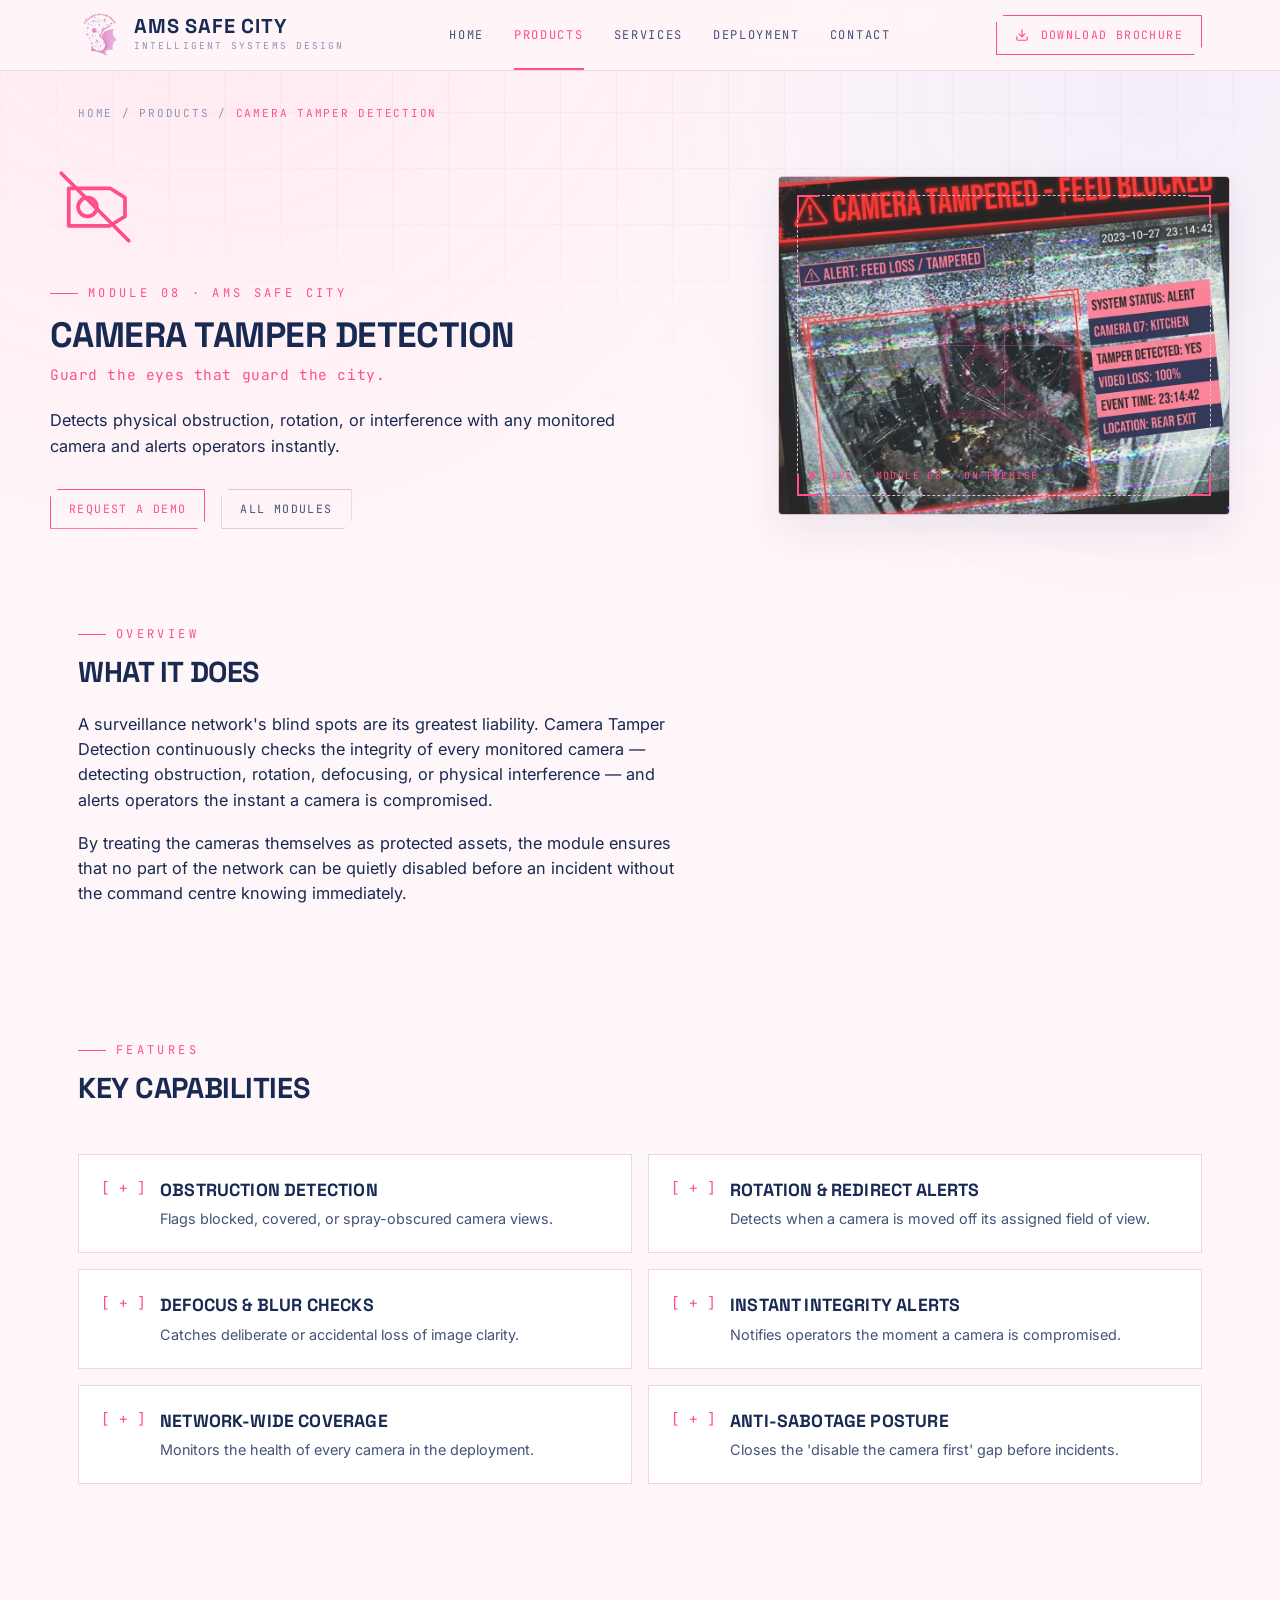
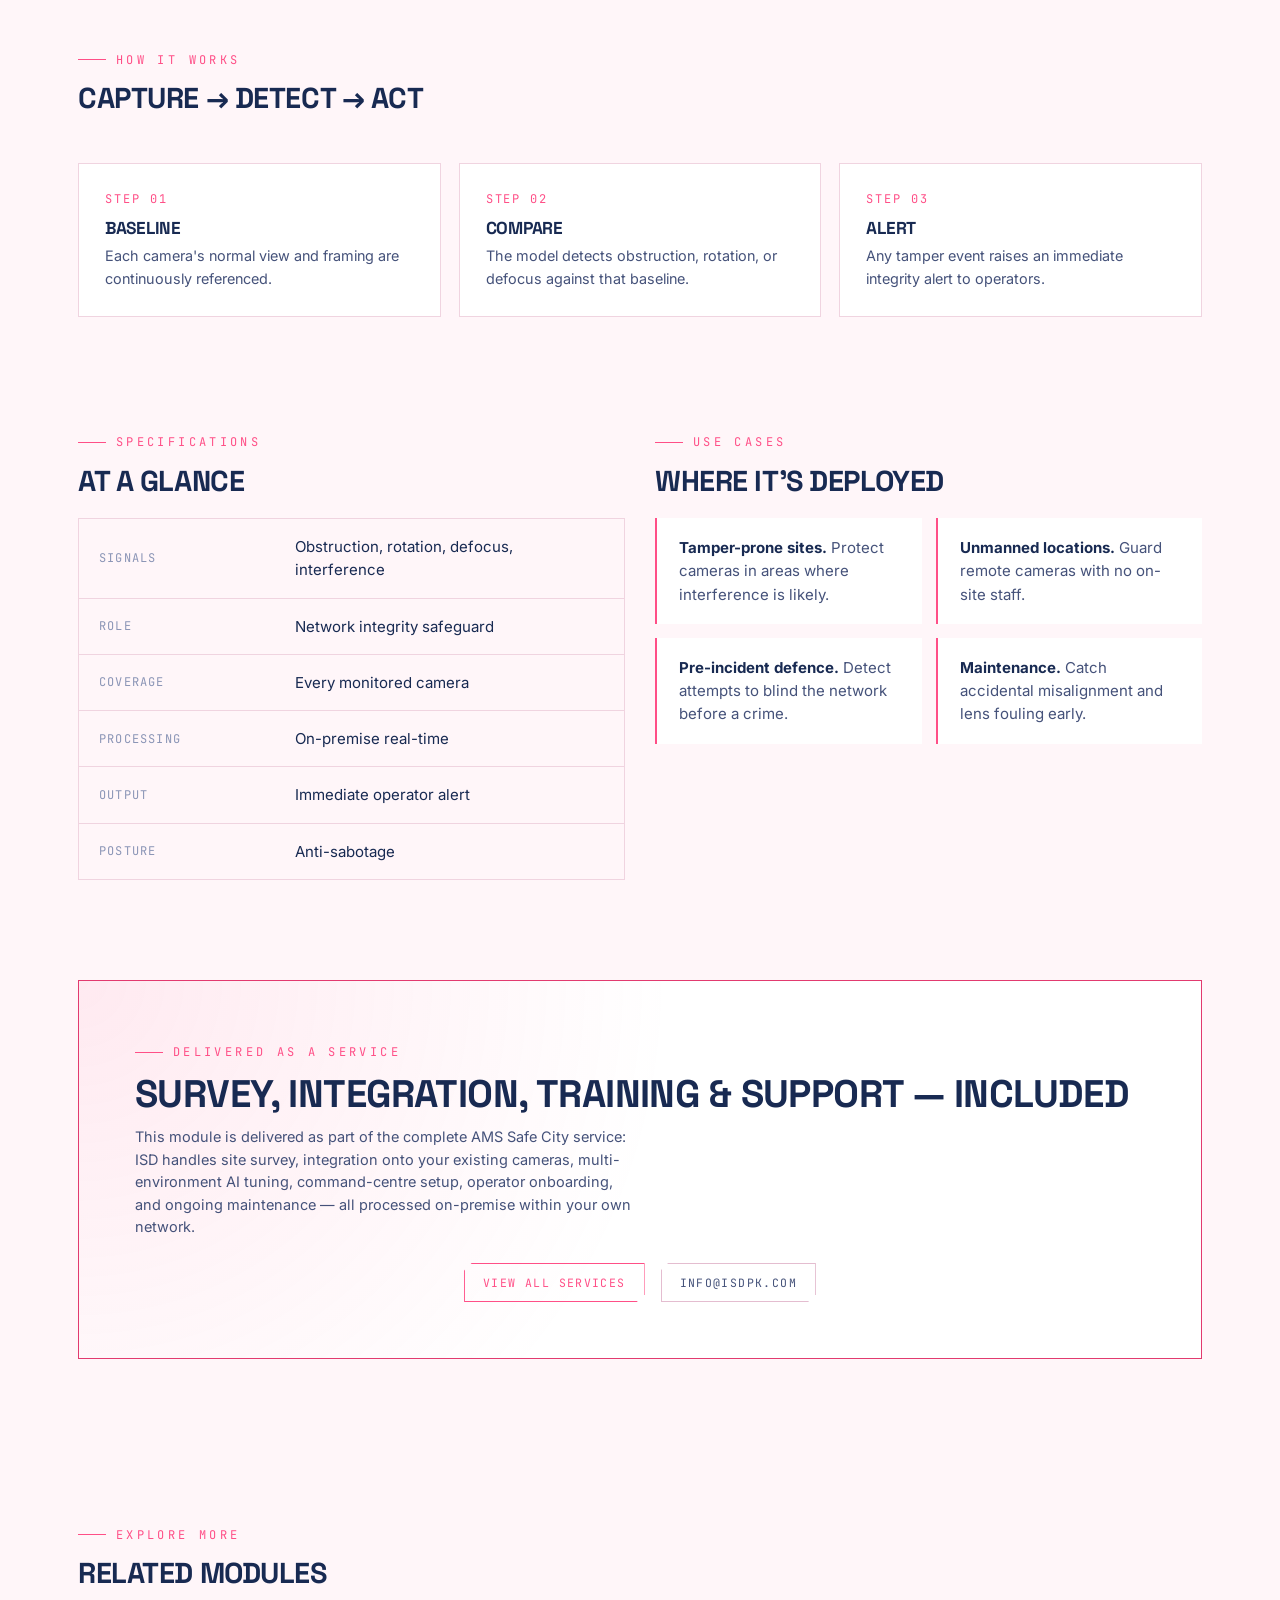
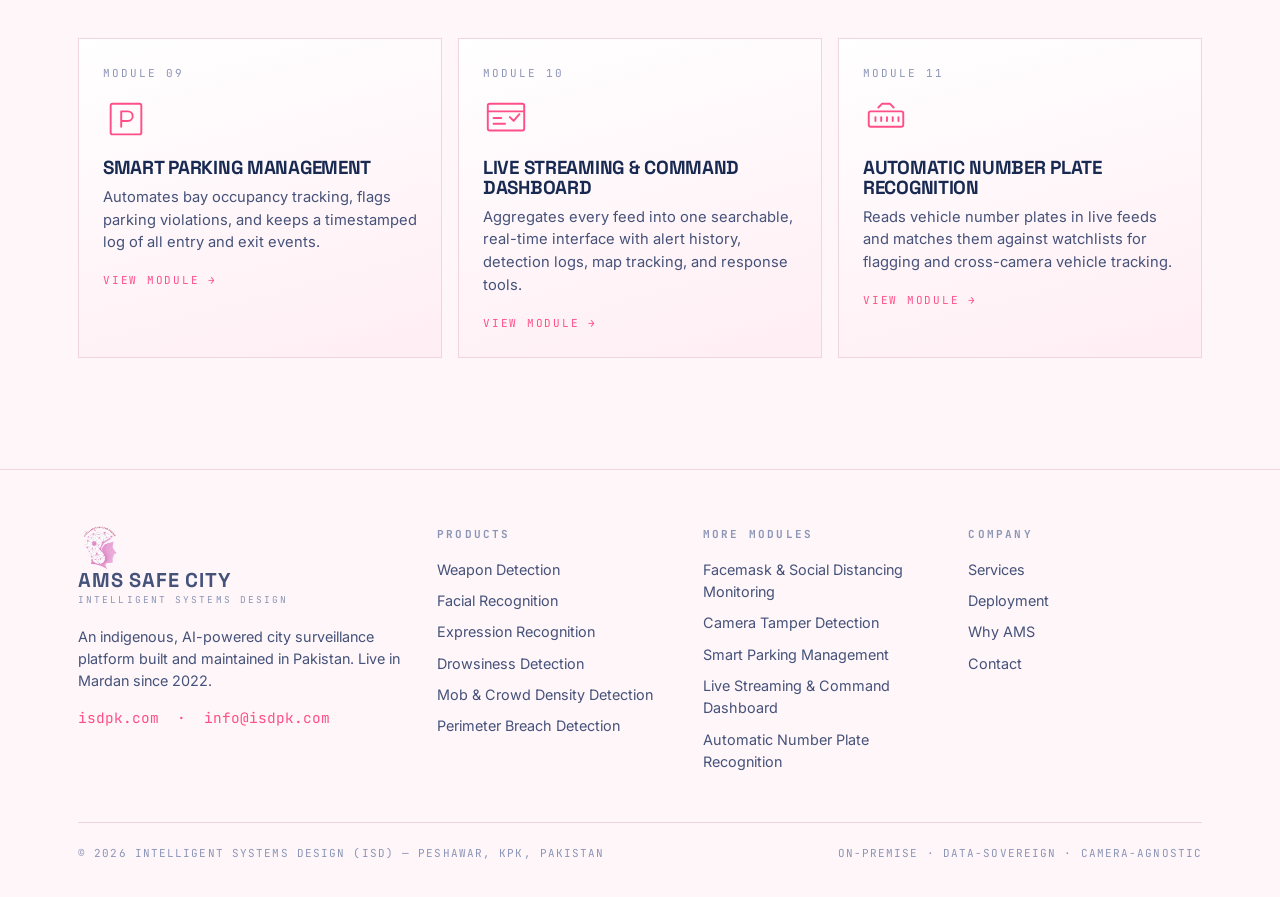
<file: products/camera-tamper.html>
<!DOCTYPE html>
<html lang="en">
<head>
<meta charset="UTF-8">
<meta name="viewport" content="width=device-width, initial-scale=1.0">
<title>Camera Tamper Detection — AMS Safe City | ISD Pakistan</title>
<meta name="description" content="Camera Tamper Detection: Detects physical obstruction, rotation, or interference with any monitored camera and alerts operators instantly. Part of the AMS Safe City AI surveillance platform by Intelligent Systems Design.">
<link rel="preconnect" href="https://fonts.googleapis.com">
<link rel="preconnect" href="https://fonts.gstatic.com" crossorigin>
<link href="https://fonts.googleapis.com/css2?family=Space+Grotesk:wght@500;600;700&family=Inter:wght@400;500;600;700&family=JetBrains+Mono:wght@400;500&display=swap" rel="stylesheet">
<link rel="stylesheet" href="../assets/styles.css">
</head>
<body>
<header class="site-header">
  <div class="wrap nav">
    <a class="brand" href="../index.html">
      <img src="../assets/logo.png" alt="Intelligent Systems Design Logo" class="brand-logo">
      <span><b>AMS Safe City</b><small>Intelligent Systems Design</small></span>
    </a>
    <nav class="nav-links">
      <a href="../index.html">Home</a>
      <a href="../index.html#products" class="active">Products</a>
      <a href="../index.html#services">Services</a>
      <a href="../index.html#deployment">Deployment</a>
      <a href="../index.html#contact">Contact</a>
    </nav>
    <div class="nav-cta">
      <a class="btn" href="../assets/brochure.pdf" download="AMS_Safe_City_Brochure.pdf"><svg viewBox="0 0 24 24" width="14" height="14" stroke="currentColor" stroke-width="2" fill="none" stroke-linecap="round" stroke-linejoin="round" style="vertical-align:middle;margin-right:4px;"><path d="M21 15v4a2 2 0 0 1-2 2H5a2 2 0 0 1-2-2v-4"></path><polyline points="7 10 12 15 17 10"></polyline><line x1="12" y1="15" x2="12" y2="3"></line></svg> Download Brochure</a>
      <button class="menu-toggle" aria-label="Menu">&#9776;</button>
    </div>
  </div>
</header>
<main>
  <div class="wrap">
    <div class="breadcrumb reveal"><a href="../index.html">Home</a> / <a href="../index.html#products">Products</a> / <span>Camera Tamper Detection</span></div>
  </div>

  <!-- PRODUCT HERO -->
  <section class="prod-hero wrap">
    <div class="reveal">
      <div class="ic-big"><svg viewBox="0 0 48 48" fill="none" stroke="currentColor" stroke-width="2" stroke-linecap="round" stroke-linejoin="round"><path d="M10 14h22l8 5v10l-8 5H10z"/><circle cx="20" cy="24" r="5"/><path d="M6 6l36 36"/></svg></div>
      <div class="eyebrow">Module 08 · AMS Safe City</div>
      <h1 style="margin:14px 0 0">Camera Tamper Detection</h1>
      <p class="mono" style="color:var(--green);letter-spacing:.04em;margin-top:10px">Guard the eyes that guard the city.</p>
      <p class="lead" style="margin:22px 0 30px">Detects physical obstruction, rotation, or interference with any monitored camera and alerts operators instantly.</p>
      <div class="hero-actions">
        <a class="btn" href="../index.html#contact">Request a Demo</a>
        <a class="btn btn--ghost" href="../index.html#products">All Modules</a>
      </div>
    </div>
    <div class="prod-visual reveal">
      <img src="../assets/camera_tamper.png" alt="Camera Tamper Camera Feed" class="prod-img">
      
      <div class="scanline"></div>
      <div class="frame"></div>
      <div class="corner tl"></div><div class="corner tr"></div>
      <div class="corner bl"></div><div class="corner br"></div>
      <div class="ic-ghost"><svg viewBox="0 0 48 48" fill="none" stroke="currentColor" stroke-width="2" stroke-linecap="round" stroke-linejoin="round"><path d="M10 14h22l8 5v10l-8 5H10z"/><circle cx="20" cy="24" r="5"/><path d="M6 6l36 36"/></svg></div>
      <div class="reticle"></div>
      <div class="tag-float">● LIVE · MODULE 08 · ON-PREMISE</div>
    </div>
  </section>

  <!-- OVERVIEW -->
  <section style="padding-top:30px">
    <div class="wrap">
      <div class="section-head reveal" style="margin-bottom:24px">
        <div class="eyebrow">Overview</div>
        <h2 style="margin-top:14px">What it does</h2>
      </div>
      <div class="reveal" style="max-width:74ch"><p class='lead' style='margin-bottom:18px'>A surveillance network&#x27;s blind spots are its greatest liability. Camera Tamper Detection continuously checks the integrity of every monitored camera — detecting obstruction, rotation, defocusing, or physical interference — and alerts operators the instant a camera is compromised.</p><p class='lead' style='margin-bottom:18px'>By treating the cameras themselves as protected assets, the module ensures that no part of the network can be quietly disabled before an incident without the command centre knowing immediately.</p></div>
    </div>
  </section>

  <!-- FEATURES -->
  <section style="padding-top:30px">
    <div class="wrap">
      <div class="section-head reveal"><div class="eyebrow">Features</div><h2 style="margin-top:14px">Key capabilities</h2></div>
      <div class="feature-list">
        <div class="feat reveal"><span class="chk">[ + ]</span><div><b>Obstruction detection</b><p>Flags blocked, covered, or spray-obscured camera views.</p></div></div>
        <div class="feat reveal"><span class="chk">[ + ]</span><div><b>Rotation &amp; redirect alerts</b><p>Detects when a camera is moved off its assigned field of view.</p></div></div>
        <div class="feat reveal"><span class="chk">[ + ]</span><div><b>Defocus &amp; blur checks</b><p>Catches deliberate or accidental loss of image clarity.</p></div></div>
        <div class="feat reveal"><span class="chk">[ + ]</span><div><b>Instant integrity alerts</b><p>Notifies operators the moment a camera is compromised.</p></div></div>
        <div class="feat reveal"><span class="chk">[ + ]</span><div><b>Network-wide coverage</b><p>Monitors the health of every camera in the deployment.</p></div></div>
        <div class="feat reveal"><span class="chk">[ + ]</span><div><b>Anti-sabotage posture</b><p>Closes the &#x27;disable the camera first&#x27; gap before incidents.</p></div></div></div>
    </div>
  </section>

  <!-- HOW IT WORKS -->
  <section>
    <div class="wrap">
      <div class="section-head reveal"><div class="eyebrow">How it works</div><h2 style="margin-top:14px">Capture → detect → act</h2></div>
      <div class="howit">
        <div class="step reveal"><div class="sn">STEP 01</div><h4>Baseline</h4><p>Each camera&#x27;s normal view and framing are continuously referenced.</p></div>
        <div class="step reveal"><div class="sn">STEP 02</div><h4>Compare</h4><p>The model detects obstruction, rotation, or defocus against that baseline.</p></div>
        <div class="step reveal"><div class="sn">STEP 03</div><h4>Alert</h4><p>Any tamper event raises an immediate integrity alert to operators.</p></div></div>
    </div>
  </section>

  <!-- SPECS -->
  <section style="padding-top:30px">
    <div class="wrap">
      <div class="split" style="align-items:start">
        <div class="reveal">
          <div class="eyebrow">Specifications</div>
          <h2 style="margin:14px 0 22px">At a glance</h2>
          <table class="spec-table"><tr><td>Signals</td><td>Obstruction, rotation, defocus, interference</td></tr><tr><td>Role</td><td>Network integrity safeguard</td></tr><tr><td>Coverage</td><td>Every monitored camera</td></tr><tr><td>Processing</td><td>On-premise real-time</td></tr><tr><td>Output</td><td>Immediate operator alert</td></tr><tr><td>Posture</td><td>Anti-sabotage</td></tr></table>
        </div>
        <div class="reveal">
          <div class="eyebrow">Use cases</div>
          <h2 style="margin:14px 0 22px">Where it's deployed</h2>
          <ul class="usecases"><li class="reveal"><b>Tamper-prone sites.</b> Protect cameras in areas where interference is likely.</li><li class="reveal"><b>Unmanned locations.</b> Guard remote cameras with no on-site staff.</li><li class="reveal"><b>Pre-incident defence.</b> Detect attempts to blind the network before a crime.</li><li class="reveal"><b>Maintenance.</b> Catch accidental misalignment and lens fouling early.</li></ul>
        </div>
      </div>
    </div>
  </section>

  <!-- SERVICES NOTE -->
  <section style="padding-top:20px">
    <div class="wrap">
      <div class="cta-band reveal" style="text-align:left">
        <div class="eyebrow">Delivered as a service</div>
        <h2 style="margin:12px 0 12px;font-size:clamp(1.6rem,3vw,2.4rem)">Survey, integration, training &amp; support — included</h2>
        <p style="margin:0 0 24px">This module is delivered as part of the complete AMS Safe City service: ISD handles site survey, integration onto your existing cameras, multi-environment AI tuning, command-centre setup, operator onboarding, and ongoing maintenance — all processed on-premise within your own network.</p>
        <div class="hero-actions">
          <a class="btn" href="../index.html#services">View All Services</a>
          <a class="btn btn--ghost" href="mailto:info@isdpk.com">info@isdpk.com</a>
        </div>
      </div>
    </div>
  </section>

  <!-- RELATED -->
  <section>
    <div class="wrap">
      <div class="section-head reveal"><div class="eyebrow">Explore more</div><h2 style="margin-top:14px">Related modules</h2></div>
      <div class="related">
      <a class="pcard reveal" href="smart-parking.html">
        <div class="idx">MODULE 09</div>
        <div class="ic"><svg viewBox="0 0 48 48" fill="none" stroke="currentColor" stroke-width="2" stroke-linecap="round" stroke-linejoin="round"><rect x="8" y="8" width="32" height="32" rx="2"/><path d="M19 32V16h7a5 5 0 010 10h-7"/></svg></div>
        <h3>Smart Parking Management</h3>
        <p>Automates bay occupancy tracking, flags parking violations, and keeps a timestamped log of all entry and exit events.</p>
        <span class="go">View module &rarr;</span>
      </a>
      <a class="pcard reveal" href="command-dashboard.html">
        <div class="idx">MODULE 10</div>
        <div class="ic"><svg viewBox="0 0 48 48" fill="none" stroke="currentColor" stroke-width="2" stroke-linecap="round" stroke-linejoin="round"><rect x="5" y="8" width="38" height="28" rx="2"/><path d="M5 16h38M11 23h8M11 29h12M28 22l4 4 6-7"/></svg></div>
        <h3>Live Streaming & Command Dashboard</h3>
        <p>Aggregates every feed into one searchable, real-time interface with alert history, detection logs, map tracking, and response tools.</p>
        <span class="go">View module &rarr;</span>
      </a>
      <a class="pcard reveal" href="anpr.html">
        <div class="idx">MODULE 11</div>
        <div class="ic"><svg viewBox="0 0 48 48" fill="none" stroke="currentColor" stroke-width="2" stroke-linecap="round" stroke-linejoin="round"><rect x="6" y="16" width="36" height="16" rx="2"/><path d="M13 22v4M19 22v4M25 22v4M31 22v4M37 22v4"/><path d="M16 12l4-4h8l4 4"/></svg></div>
        <h3>Automatic Number Plate Recognition</h3>
        <p>Reads vehicle number plates in live feeds and matches them against watchlists for flagging and cross-camera vehicle tracking.</p>
        <span class="go">View module &rarr;</span>
      </a></div>
    </div>
  </section>
</main>
<footer class="site-footer">
  <div class="wrap">
    <div class="foot-grid">
      <div>
        <a class="brand" href="../index.html" style="margin-bottom:18px">
          <img src="../assets/logo.png" alt="Intelligent Systems Design Logo" class="brand-logo">
          <span><b>AMS Safe City</b><small>Intelligent Systems Design</small></span>
        </a>
        <p>An indigenous, AI-powered city surveillance platform built and maintained in Pakistan. Live in Mardan since 2022.</p>
        <p class="mono" style="color:var(--green);margin-top:14px">isdpk.com &nbsp;·&nbsp; info@isdpk.com</p>
      </div>
      <div><h5>Products</h5><a href="../products/weapon-detection.html">Weapon Detection</a><a href="../products/facial-recognition.html">Facial Recognition</a><a href="../products/expression-recognition.html">Expression Recognition</a><a href="../products/drowsiness-detection.html">Drowsiness Detection</a><a href="../products/mob-crowd-detection.html">Mob & Crowd Density Detection</a><a href="../products/perimeter-breach.html">Perimeter Breach Detection</a></div>
      <div><h5>More Modules</h5><a href="../products/health-compliance.html">Facemask & Social Distancing Monitoring</a><a href="../products/camera-tamper.html">Camera Tamper Detection</a><a href="../products/smart-parking.html">Smart Parking Management</a><a href="../products/command-dashboard.html">Live Streaming & Command Dashboard</a><a href="../products/anpr.html">Automatic Number Plate Recognition</a></div>
      <div>
        <h5>Company</h5>
        <a href="../index.html#services">Services</a>
        <a href="../index.html#deployment">Deployment</a>
        <a href="../index.html#why">Why AMS</a>
        <a href="../index.html#contact">Contact</a>
      </div>
    </div>
    <div class="foot-bottom">
      <span>© 2026 Intelligent Systems Design (ISD) — Peshawar, KPK, Pakistan</span>
      <span>On-Premise · Data-Sovereign · Camera-Agnostic</span>
    </div>
  </div>
</footer>
<script src="../assets/app.js"></script>
</body>
</html>
</file>
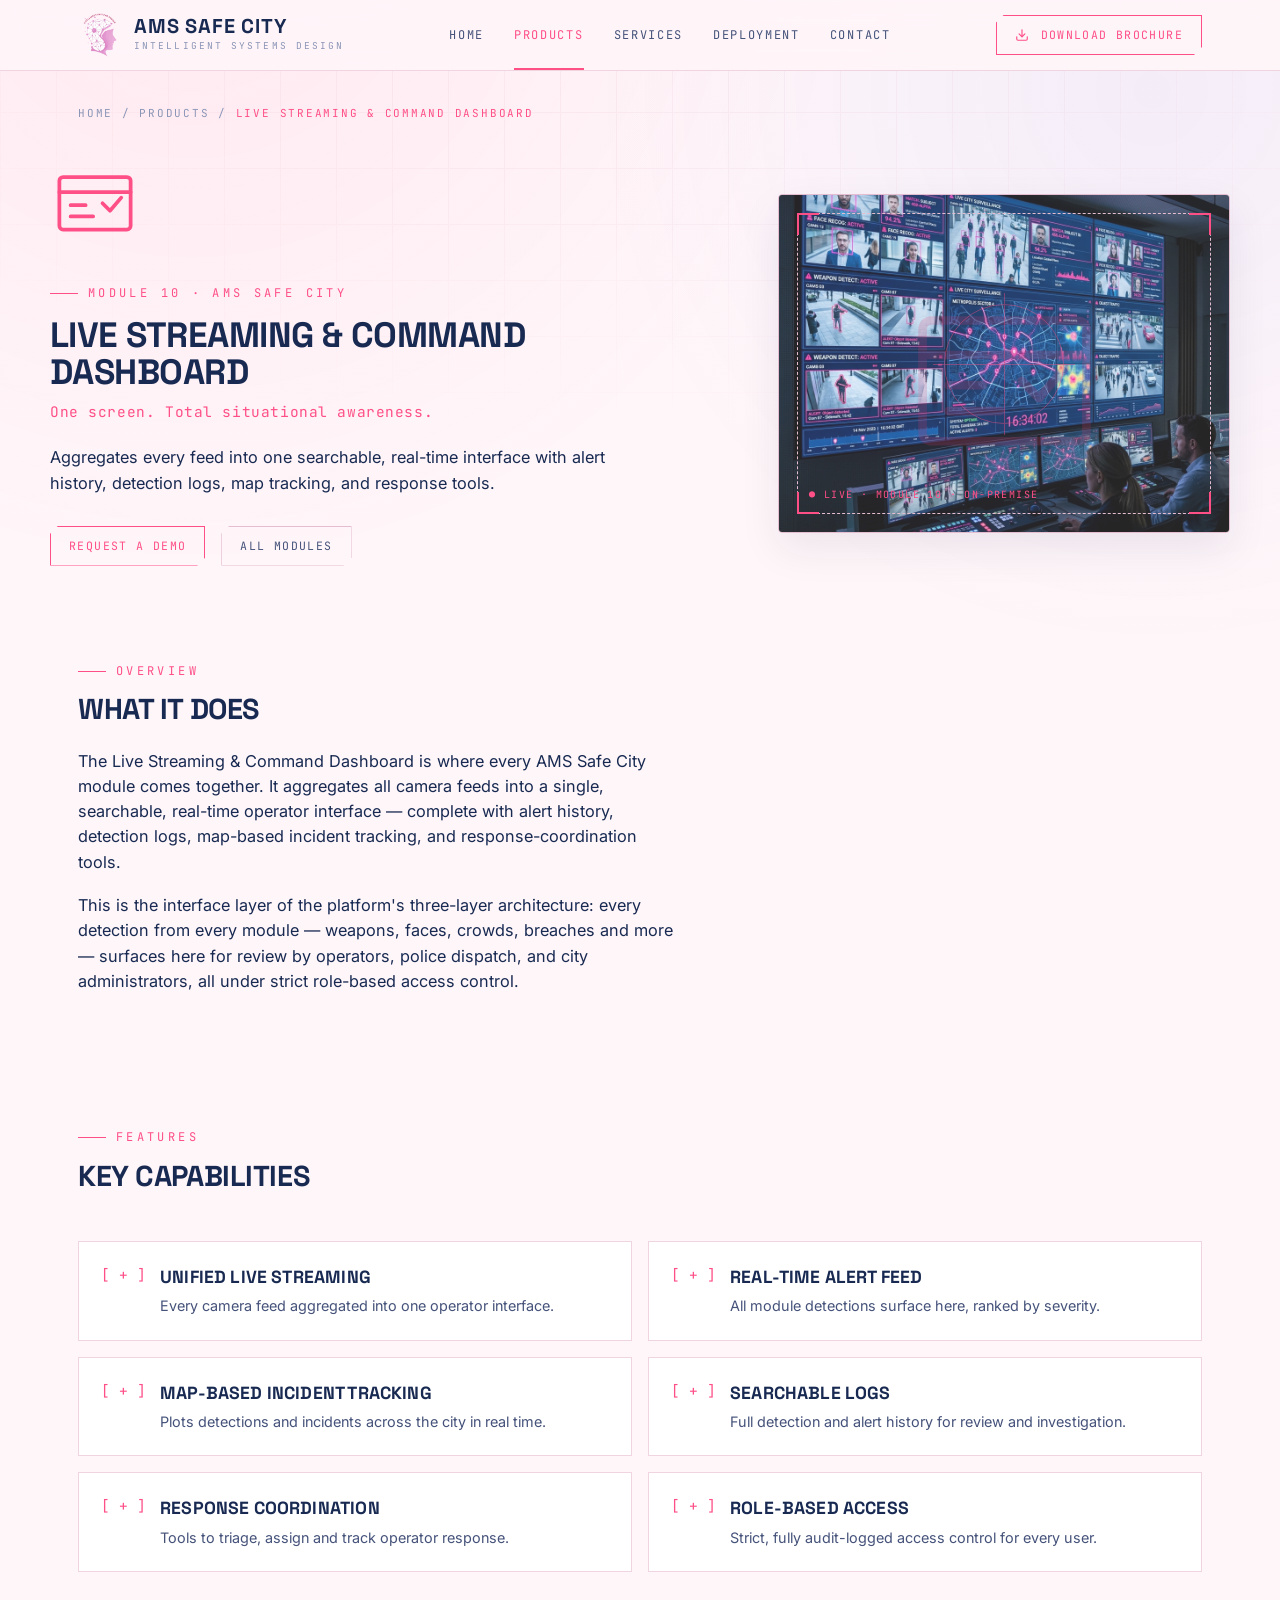
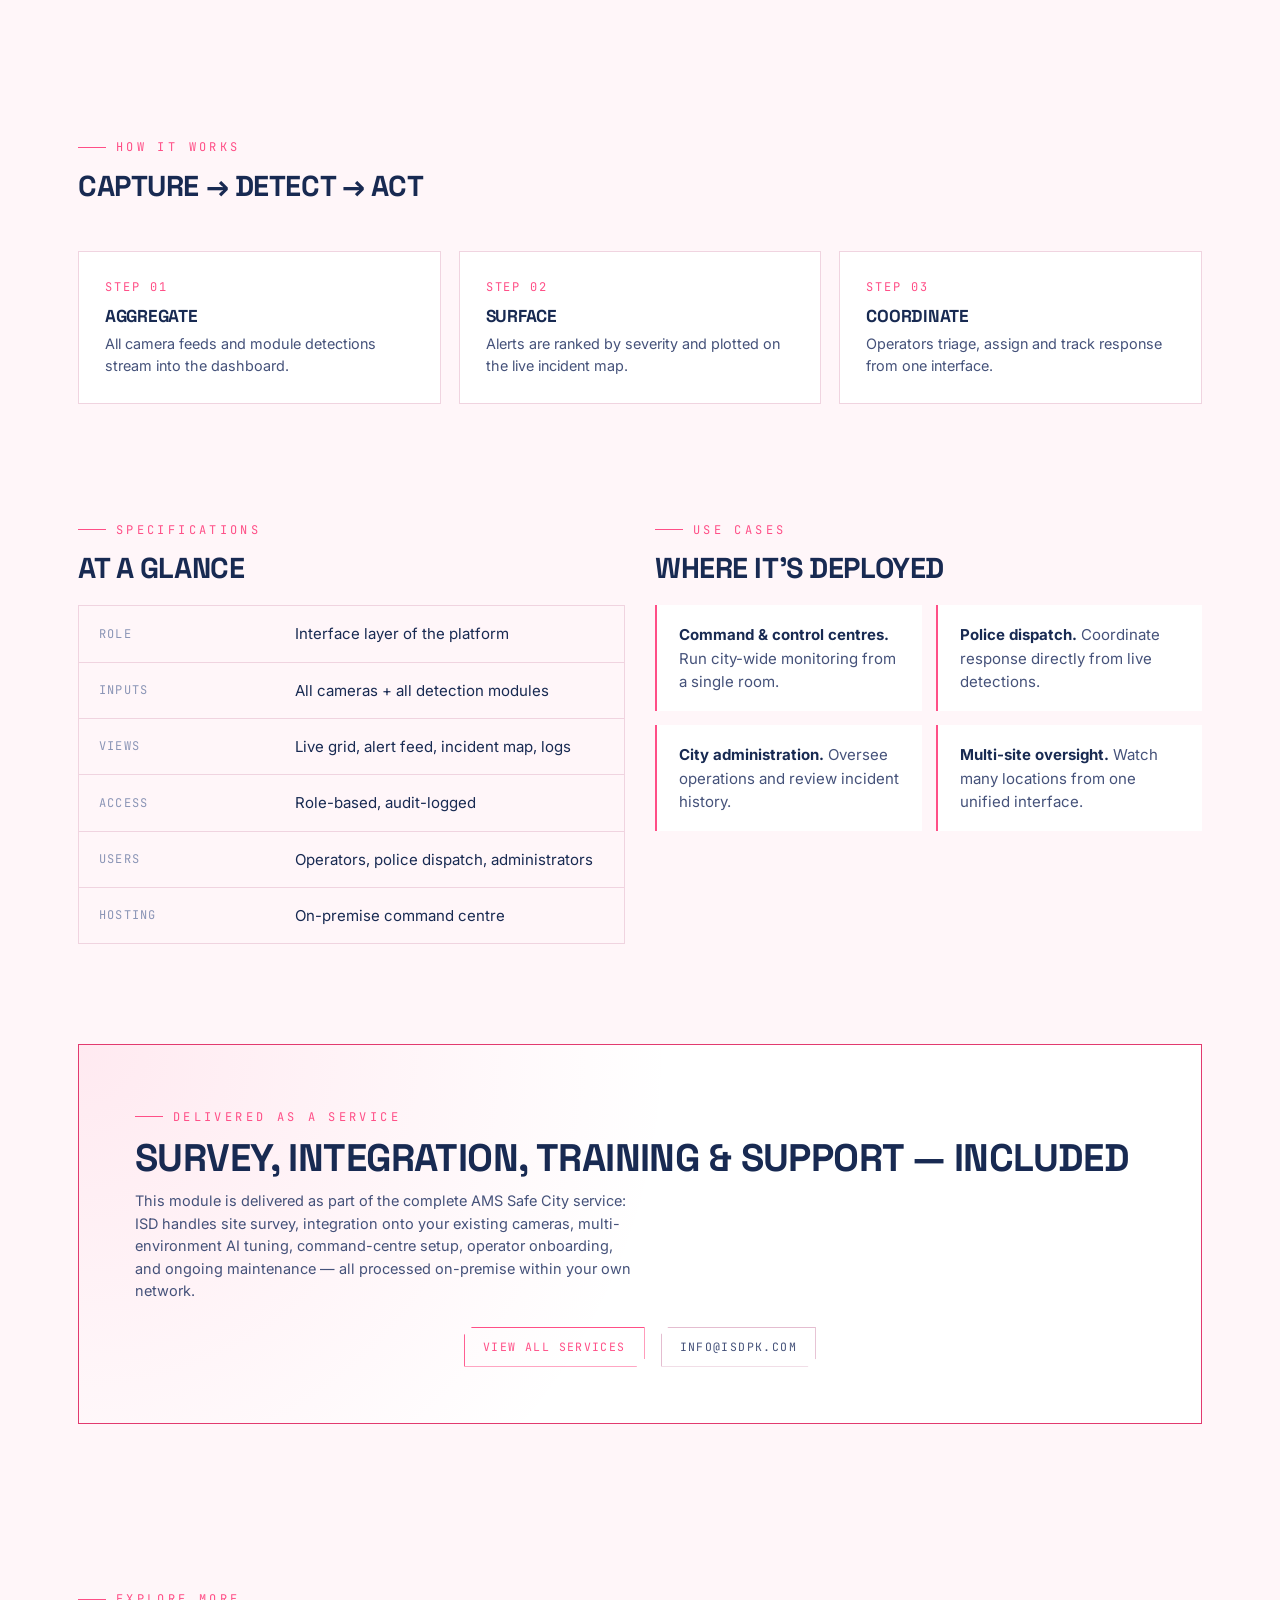
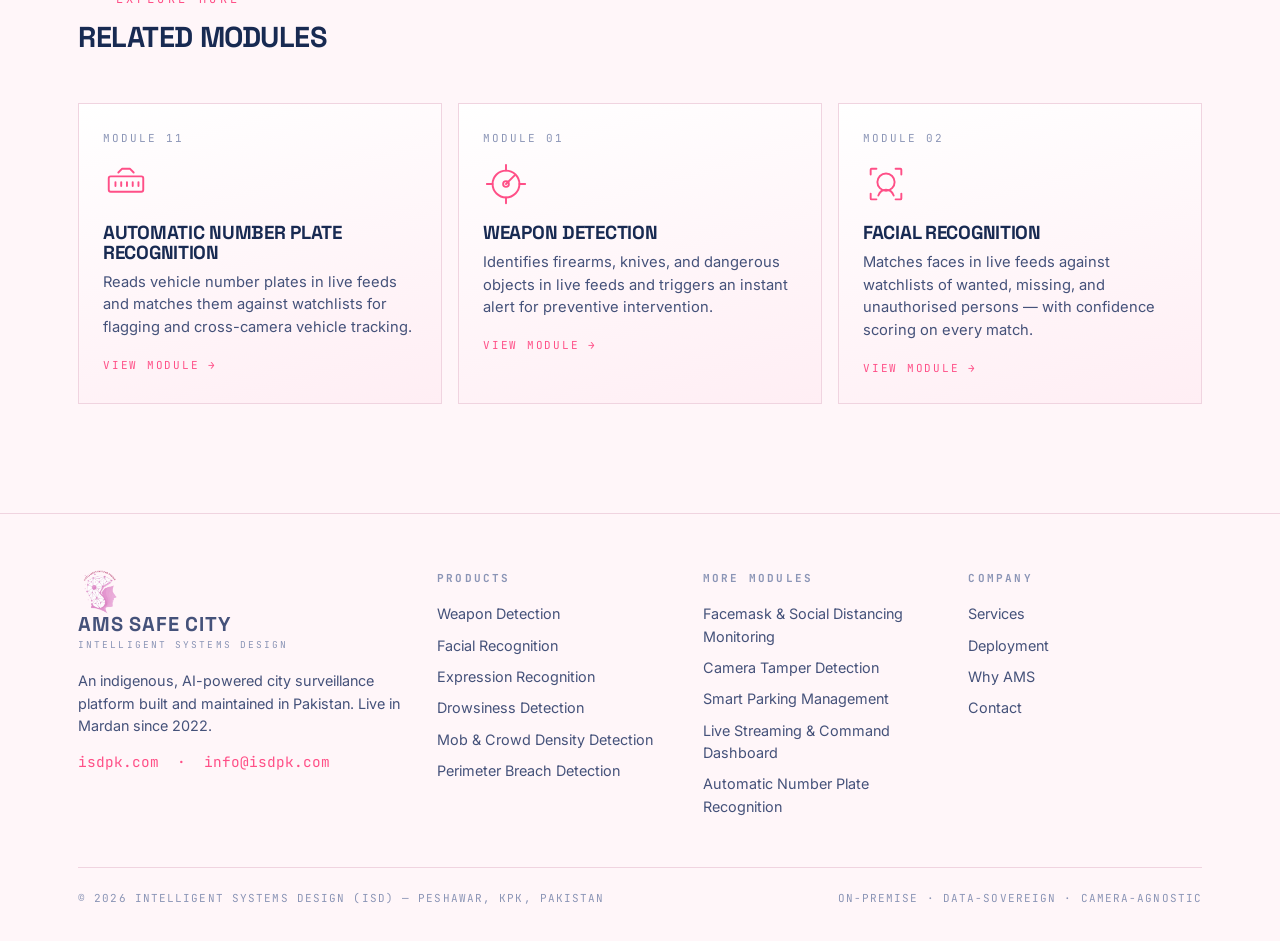
<file: products/command-dashboard.html>
<!DOCTYPE html>
<html lang="en">
<head>
<meta charset="UTF-8">
<meta name="viewport" content="width=device-width, initial-scale=1.0">
<title>Live Streaming &amp; Command Dashboard — AMS Safe City | ISD Pakistan</title>
<meta name="description" content="Live Streaming &amp; Command Dashboard: Aggregates every feed into one searchable, real-time interface with alert history, detection logs, map tracking, and response tools. Part of the AMS Safe City AI surveillance platform by Intelligent Systems Design.">
<link rel="preconnect" href="https://fonts.googleapis.com">
<link rel="preconnect" href="https://fonts.gstatic.com" crossorigin>
<link href="https://fonts.googleapis.com/css2?family=Space+Grotesk:wght@500;600;700&family=Inter:wght@400;500;600;700&family=JetBrains+Mono:wght@400;500&display=swap" rel="stylesheet">
<link rel="stylesheet" href="../assets/styles.css">
</head>
<body>
<header class="site-header">
  <div class="wrap nav">
    <a class="brand" href="../index.html">
      <img src="../assets/logo.png" alt="Intelligent Systems Design Logo" class="brand-logo">
      <span><b>AMS Safe City</b><small>Intelligent Systems Design</small></span>
    </a>
    <nav class="nav-links">
      <a href="../index.html">Home</a>
      <a href="../index.html#products" class="active">Products</a>
      <a href="../index.html#services">Services</a>
      <a href="../index.html#deployment">Deployment</a>
      <a href="../index.html#contact">Contact</a>
    </nav>
    <div class="nav-cta">
      <a class="btn" href="../assets/brochure.pdf" download="AMS_Safe_City_Brochure.pdf"><svg viewBox="0 0 24 24" width="14" height="14" stroke="currentColor" stroke-width="2" fill="none" stroke-linecap="round" stroke-linejoin="round" style="vertical-align:middle;margin-right:4px;"><path d="M21 15v4a2 2 0 0 1-2 2H5a2 2 0 0 1-2-2v-4"></path><polyline points="7 10 12 15 17 10"></polyline><line x1="12" y1="15" x2="12" y2="3"></line></svg> Download Brochure</a>
      <button class="menu-toggle" aria-label="Menu">&#9776;</button>
    </div>
  </div>
</header>
<main>
  <div class="wrap">
    <div class="breadcrumb reveal"><a href="../index.html">Home</a> / <a href="../index.html#products">Products</a> / <span>Live Streaming & Command Dashboard</span></div>
  </div>

  <!-- PRODUCT HERO -->
  <section class="prod-hero wrap">
    <div class="reveal">
      <div class="ic-big"><svg viewBox="0 0 48 48" fill="none" stroke="currentColor" stroke-width="2" stroke-linecap="round" stroke-linejoin="round"><rect x="5" y="8" width="38" height="28" rx="2"/><path d="M5 16h38M11 23h8M11 29h12M28 22l4 4 6-7"/></svg></div>
      <div class="eyebrow">Module 10 · AMS Safe City</div>
      <h1 style="margin:14px 0 0">Live Streaming & Command Dashboard</h1>
      <p class="mono" style="color:var(--green);letter-spacing:.04em;margin-top:10px">One screen. Total situational awareness.</p>
      <p class="lead" style="margin:22px 0 30px">Aggregates every feed into one searchable, real-time interface with alert history, detection logs, map tracking, and response tools.</p>
      <div class="hero-actions">
        <a class="btn" href="../index.html#contact">Request a Demo</a>
        <a class="btn btn--ghost" href="../index.html#products">All Modules</a>
      </div>
    </div>
    <div class="prod-visual reveal">
      <img src="../assets/command_dashboard.png" alt="Command Dashboard Camera Feed" class="prod-img">
      
      <div class="scanline"></div>
      <div class="frame"></div>
      <div class="corner tl"></div><div class="corner tr"></div>
      <div class="corner bl"></div><div class="corner br"></div>
      <div class="ic-ghost"><svg viewBox="0 0 48 48" fill="none" stroke="currentColor" stroke-width="2" stroke-linecap="round" stroke-linejoin="round"><rect x="5" y="8" width="38" height="28" rx="2"/><path d="M5 16h38M11 23h8M11 29h12M28 22l4 4 6-7"/></svg></div>
      <div class="reticle"></div>
      <div class="tag-float">● LIVE · MODULE 10 · ON-PREMISE</div>
    </div>
  </section>

  <!-- OVERVIEW -->
  <section style="padding-top:30px">
    <div class="wrap">
      <div class="section-head reveal" style="margin-bottom:24px">
        <div class="eyebrow">Overview</div>
        <h2 style="margin-top:14px">What it does</h2>
      </div>
      <div class="reveal" style="max-width:74ch"><p class='lead' style='margin-bottom:18px'>The Live Streaming &amp; Command Dashboard is where every AMS Safe City module comes together. It aggregates all camera feeds into a single, searchable, real-time operator interface — complete with alert history, detection logs, map-based incident tracking, and response-coordination tools.</p><p class='lead' style='margin-bottom:18px'>This is the interface layer of the platform&#x27;s three-layer architecture: every detection from every module — weapons, faces, crowds, breaches and more — surfaces here for review by operators, police dispatch, and city administrators, all under strict role-based access control.</p></div>
    </div>
  </section>

  <!-- FEATURES -->
  <section style="padding-top:30px">
    <div class="wrap">
      <div class="section-head reveal"><div class="eyebrow">Features</div><h2 style="margin-top:14px">Key capabilities</h2></div>
      <div class="feature-list">
        <div class="feat reveal"><span class="chk">[ + ]</span><div><b>Unified live streaming</b><p>Every camera feed aggregated into one operator interface.</p></div></div>
        <div class="feat reveal"><span class="chk">[ + ]</span><div><b>Real-time alert feed</b><p>All module detections surface here, ranked by severity.</p></div></div>
        <div class="feat reveal"><span class="chk">[ + ]</span><div><b>Map-based incident tracking</b><p>Plots detections and incidents across the city in real time.</p></div></div>
        <div class="feat reveal"><span class="chk">[ + ]</span><div><b>Searchable logs</b><p>Full detection and alert history for review and investigation.</p></div></div>
        <div class="feat reveal"><span class="chk">[ + ]</span><div><b>Response coordination</b><p>Tools to triage, assign and track operator response.</p></div></div>
        <div class="feat reveal"><span class="chk">[ + ]</span><div><b>Role-based access</b><p>Strict, fully audit-logged access control for every user.</p></div></div></div>
    </div>
  </section>

  <!-- HOW IT WORKS -->
  <section>
    <div class="wrap">
      <div class="section-head reveal"><div class="eyebrow">How it works</div><h2 style="margin-top:14px">Capture → detect → act</h2></div>
      <div class="howit">
        <div class="step reveal"><div class="sn">STEP 01</div><h4>Aggregate</h4><p>All camera feeds and module detections stream into the dashboard.</p></div>
        <div class="step reveal"><div class="sn">STEP 02</div><h4>Surface</h4><p>Alerts are ranked by severity and plotted on the live incident map.</p></div>
        <div class="step reveal"><div class="sn">STEP 03</div><h4>Coordinate</h4><p>Operators triage, assign and track response from one interface.</p></div></div>
    </div>
  </section>

  <!-- SPECS -->
  <section style="padding-top:30px">
    <div class="wrap">
      <div class="split" style="align-items:start">
        <div class="reveal">
          <div class="eyebrow">Specifications</div>
          <h2 style="margin:14px 0 22px">At a glance</h2>
          <table class="spec-table"><tr><td>Role</td><td>Interface layer of the platform</td></tr><tr><td>Inputs</td><td>All cameras + all detection modules</td></tr><tr><td>Views</td><td>Live grid, alert feed, incident map, logs</td></tr><tr><td>Access</td><td>Role-based, audit-logged</td></tr><tr><td>Users</td><td>Operators, police dispatch, administrators</td></tr><tr><td>Hosting</td><td>On-premise command centre</td></tr></table>
        </div>
        <div class="reveal">
          <div class="eyebrow">Use cases</div>
          <h2 style="margin:14px 0 22px">Where it's deployed</h2>
          <ul class="usecases"><li class="reveal"><b>Command &amp; control centres.</b> Run city-wide monitoring from a single room.</li><li class="reveal"><b>Police dispatch.</b> Coordinate response directly from live detections.</li><li class="reveal"><b>City administration.</b> Oversee operations and review incident history.</li><li class="reveal"><b>Multi-site oversight.</b> Watch many locations from one unified interface.</li></ul>
        </div>
      </div>
    </div>
  </section>

  <!-- SERVICES NOTE -->
  <section style="padding-top:20px">
    <div class="wrap">
      <div class="cta-band reveal" style="text-align:left">
        <div class="eyebrow">Delivered as a service</div>
        <h2 style="margin:12px 0 12px;font-size:clamp(1.6rem,3vw,2.4rem)">Survey, integration, training &amp; support — included</h2>
        <p style="margin:0 0 24px">This module is delivered as part of the complete AMS Safe City service: ISD handles site survey, integration onto your existing cameras, multi-environment AI tuning, command-centre setup, operator onboarding, and ongoing maintenance — all processed on-premise within your own network.</p>
        <div class="hero-actions">
          <a class="btn" href="../index.html#services">View All Services</a>
          <a class="btn btn--ghost" href="mailto:info@isdpk.com">info@isdpk.com</a>
        </div>
      </div>
    </div>
  </section>

  <!-- RELATED -->
  <section>
    <div class="wrap">
      <div class="section-head reveal"><div class="eyebrow">Explore more</div><h2 style="margin-top:14px">Related modules</h2></div>
      <div class="related">
      <a class="pcard reveal" href="anpr.html">
        <div class="idx">MODULE 11</div>
        <div class="ic"><svg viewBox="0 0 48 48" fill="none" stroke="currentColor" stroke-width="2" stroke-linecap="round" stroke-linejoin="round"><rect x="6" y="16" width="36" height="16" rx="2"/><path d="M13 22v4M19 22v4M25 22v4M31 22v4M37 22v4"/><path d="M16 12l4-4h8l4 4"/></svg></div>
        <h3>Automatic Number Plate Recognition</h3>
        <p>Reads vehicle number plates in live feeds and matches them against watchlists for flagging and cross-camera vehicle tracking.</p>
        <span class="go">View module &rarr;</span>
      </a>
      <a class="pcard reveal" href="weapon-detection.html">
        <div class="idx">MODULE 01</div>
        <div class="ic"><svg viewBox="0 0 48 48" fill="none" stroke="currentColor" stroke-width="2" stroke-linecap="round" stroke-linejoin="round"><circle cx="24" cy="24" r="14"/><path d="M24 4v6M24 38v6M4 24h6M38 24h6"/><circle cx="24" cy="24" r="3"/><path d="M24 24l9-9"/></svg></div>
        <h3>Weapon Detection</h3>
        <p>Identifies firearms, knives, and dangerous objects in live feeds and triggers an instant alert for preventive intervention.</p>
        <span class="go">View module &rarr;</span>
      </a>
      <a class="pcard reveal" href="facial-recognition.html">
        <div class="idx">MODULE 02</div>
        <div class="ic"><svg viewBox="0 0 48 48" fill="none" stroke="currentColor" stroke-width="2" stroke-linecap="round" stroke-linejoin="round"><path d="M8 14V9a1 1 0 011-1h5M40 14V9a1 1 0 00-1-1h-5M8 34v5a1 1 0 001 1h5M40 34v5a1 1 0 01-1 1h-5"/><circle cx="24" cy="22" r="9"/><path d="M16 36c1.5-4 4.5-6 8-6s6.5 2 8 6"/></svg></div>
        <h3>Facial Recognition</h3>
        <p>Matches faces in live feeds against watchlists of wanted, missing, and unauthorised persons — with confidence scoring on every match.</p>
        <span class="go">View module &rarr;</span>
      </a></div>
    </div>
  </section>
</main>
<footer class="site-footer">
  <div class="wrap">
    <div class="foot-grid">
      <div>
        <a class="brand" href="../index.html" style="margin-bottom:18px">
          <img src="../assets/logo.png" alt="Intelligent Systems Design Logo" class="brand-logo">
          <span><b>AMS Safe City</b><small>Intelligent Systems Design</small></span>
        </a>
        <p>An indigenous, AI-powered city surveillance platform built and maintained in Pakistan. Live in Mardan since 2022.</p>
        <p class="mono" style="color:var(--green);margin-top:14px">isdpk.com &nbsp;·&nbsp; info@isdpk.com</p>
      </div>
      <div><h5>Products</h5><a href="../products/weapon-detection.html">Weapon Detection</a><a href="../products/facial-recognition.html">Facial Recognition</a><a href="../products/expression-recognition.html">Expression Recognition</a><a href="../products/drowsiness-detection.html">Drowsiness Detection</a><a href="../products/mob-crowd-detection.html">Mob & Crowd Density Detection</a><a href="../products/perimeter-breach.html">Perimeter Breach Detection</a></div>
      <div><h5>More Modules</h5><a href="../products/health-compliance.html">Facemask & Social Distancing Monitoring</a><a href="../products/camera-tamper.html">Camera Tamper Detection</a><a href="../products/smart-parking.html">Smart Parking Management</a><a href="../products/command-dashboard.html">Live Streaming & Command Dashboard</a><a href="../products/anpr.html">Automatic Number Plate Recognition</a></div>
      <div>
        <h5>Company</h5>
        <a href="../index.html#services">Services</a>
        <a href="../index.html#deployment">Deployment</a>
        <a href="../index.html#why">Why AMS</a>
        <a href="../index.html#contact">Contact</a>
      </div>
    </div>
    <div class="foot-bottom">
      <span>© 2026 Intelligent Systems Design (ISD) — Peshawar, KPK, Pakistan</span>
      <span>On-Premise · Data-Sovereign · Camera-Agnostic</span>
    </div>
  </div>
</footer>
<script src="../assets/app.js"></script>
</body>
</html>
</file>
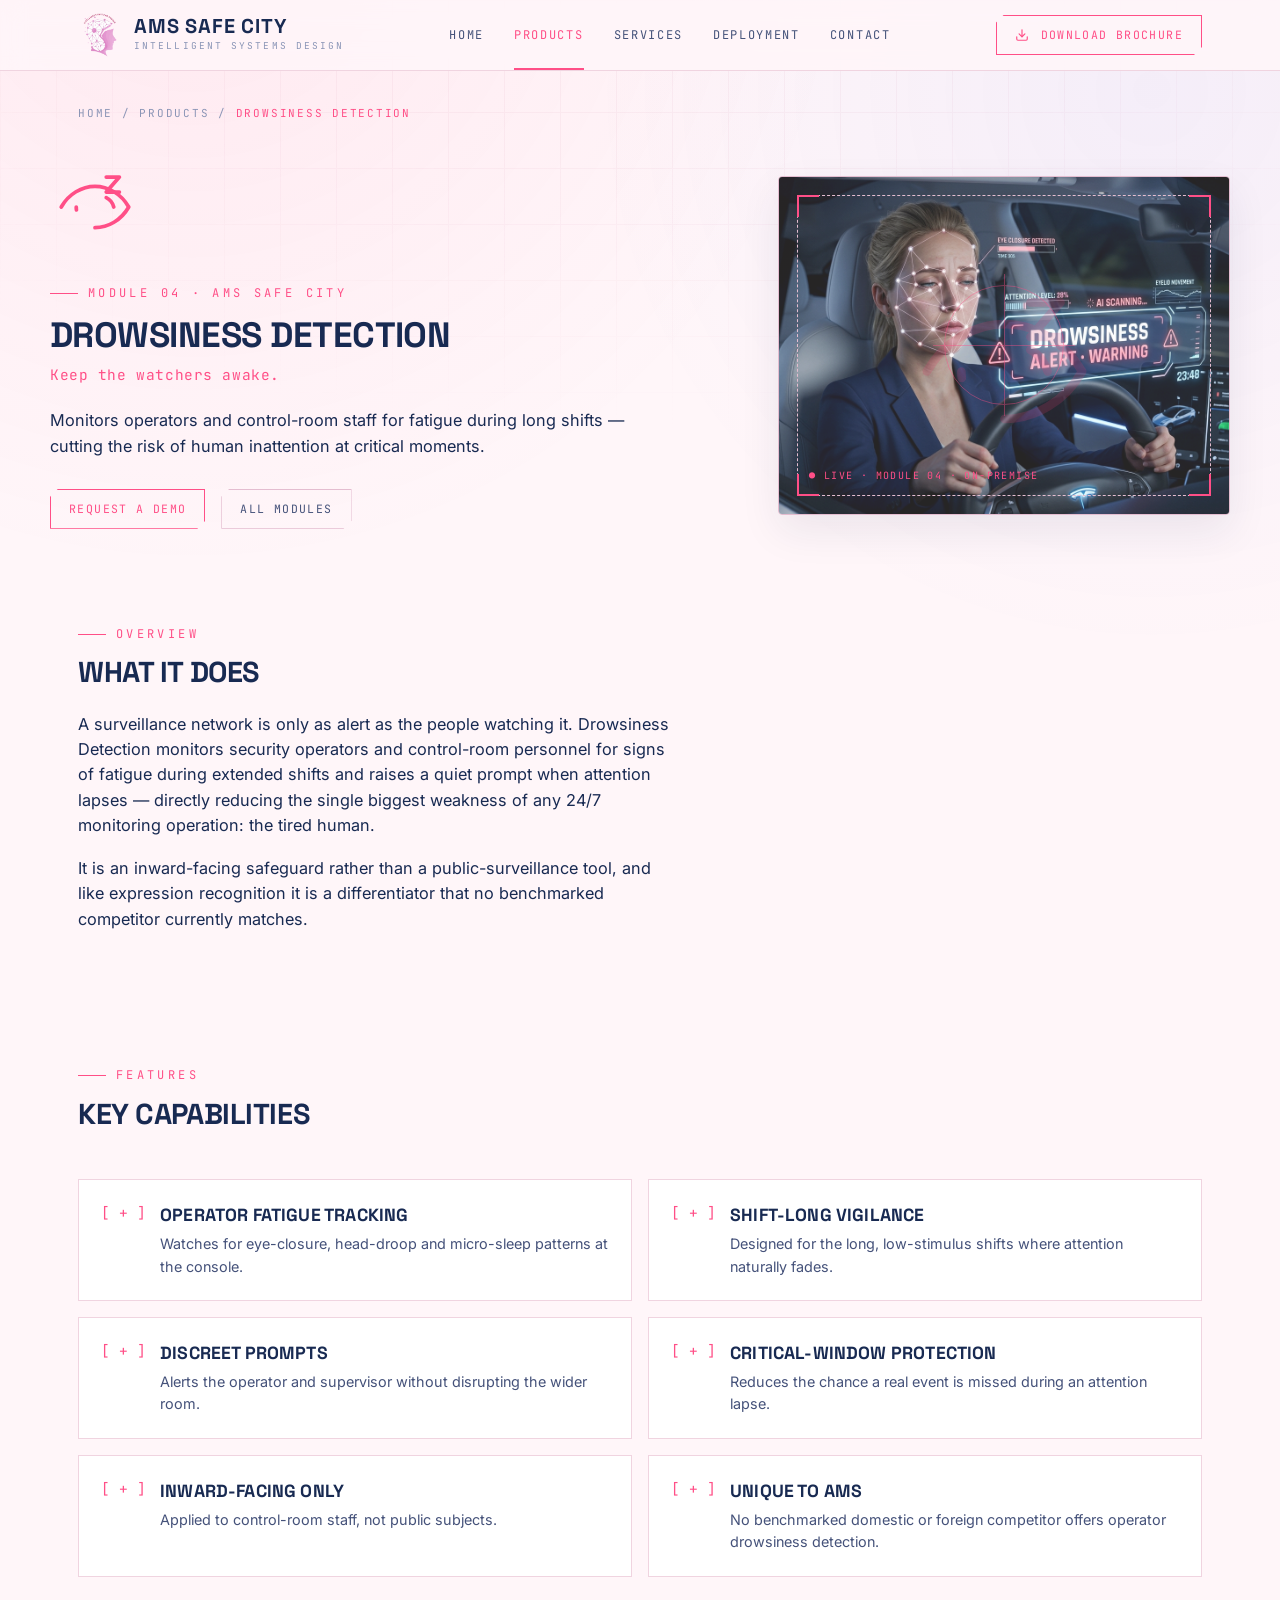
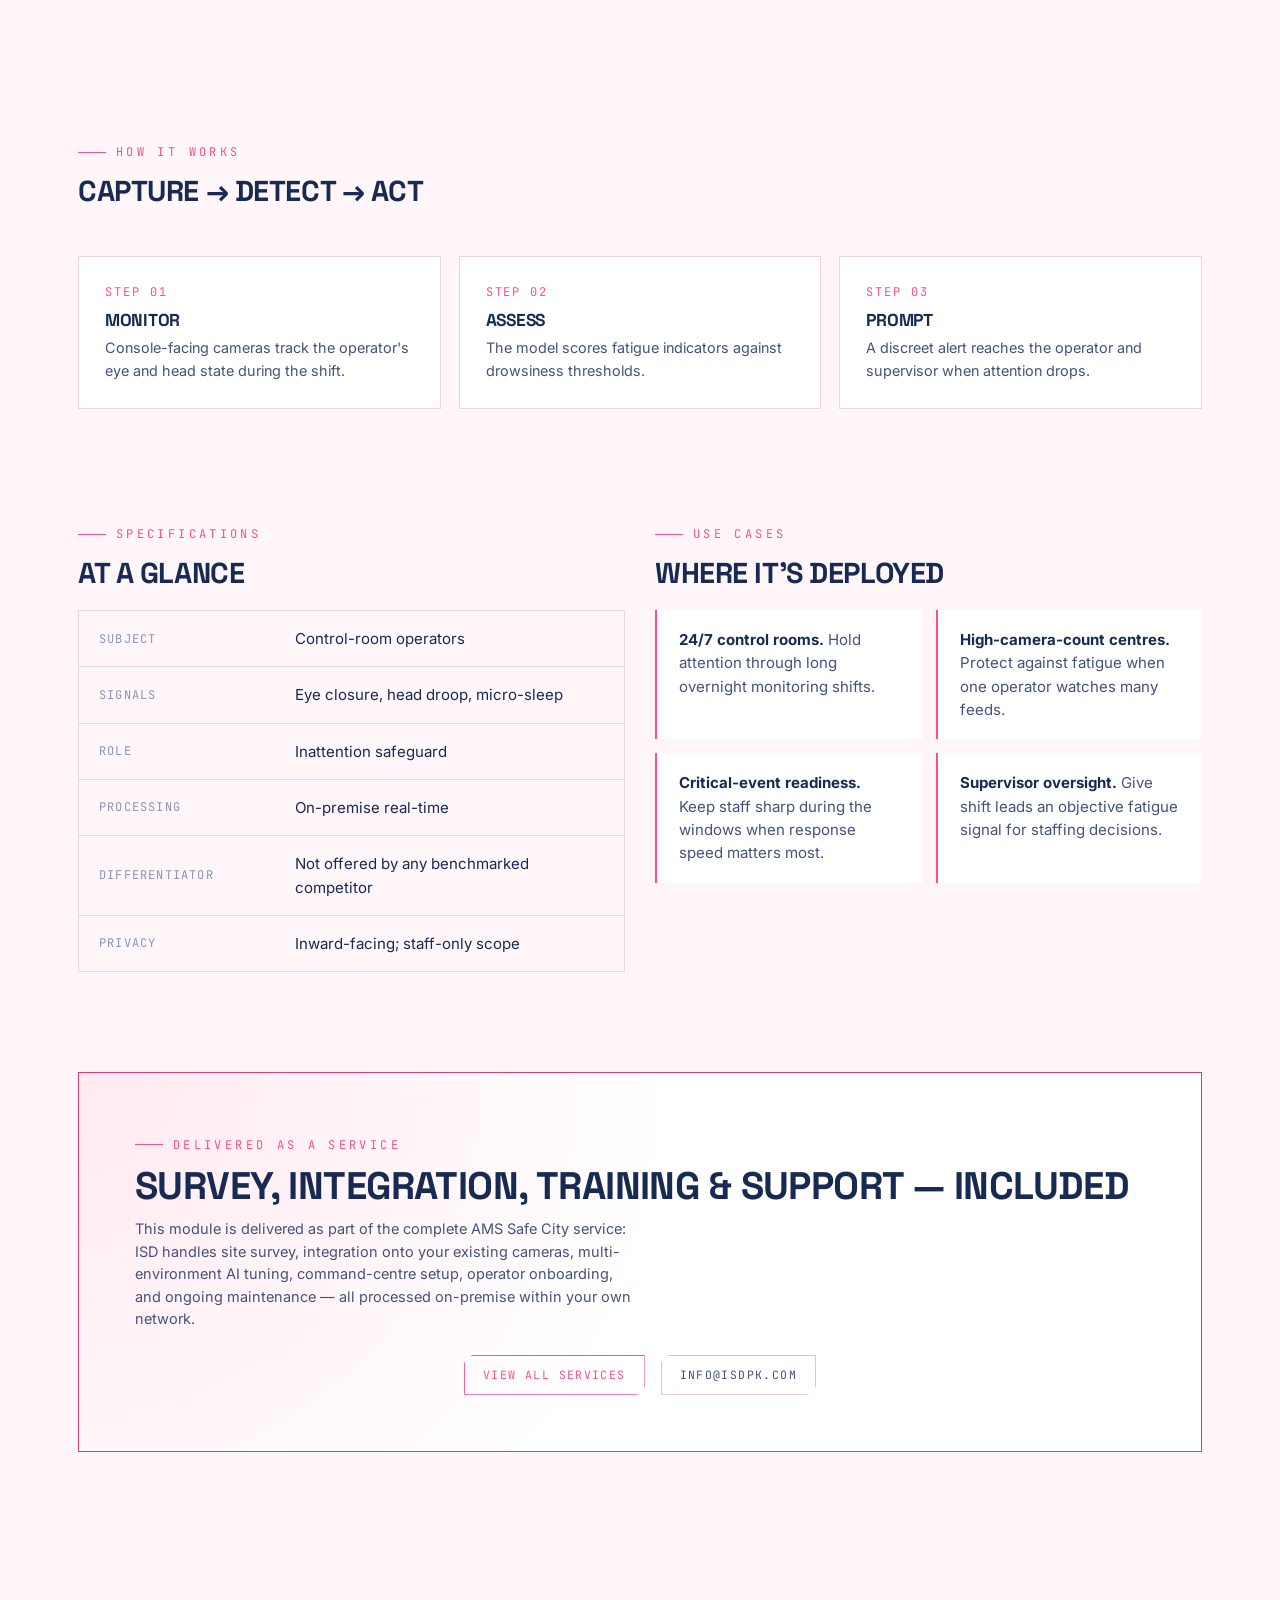
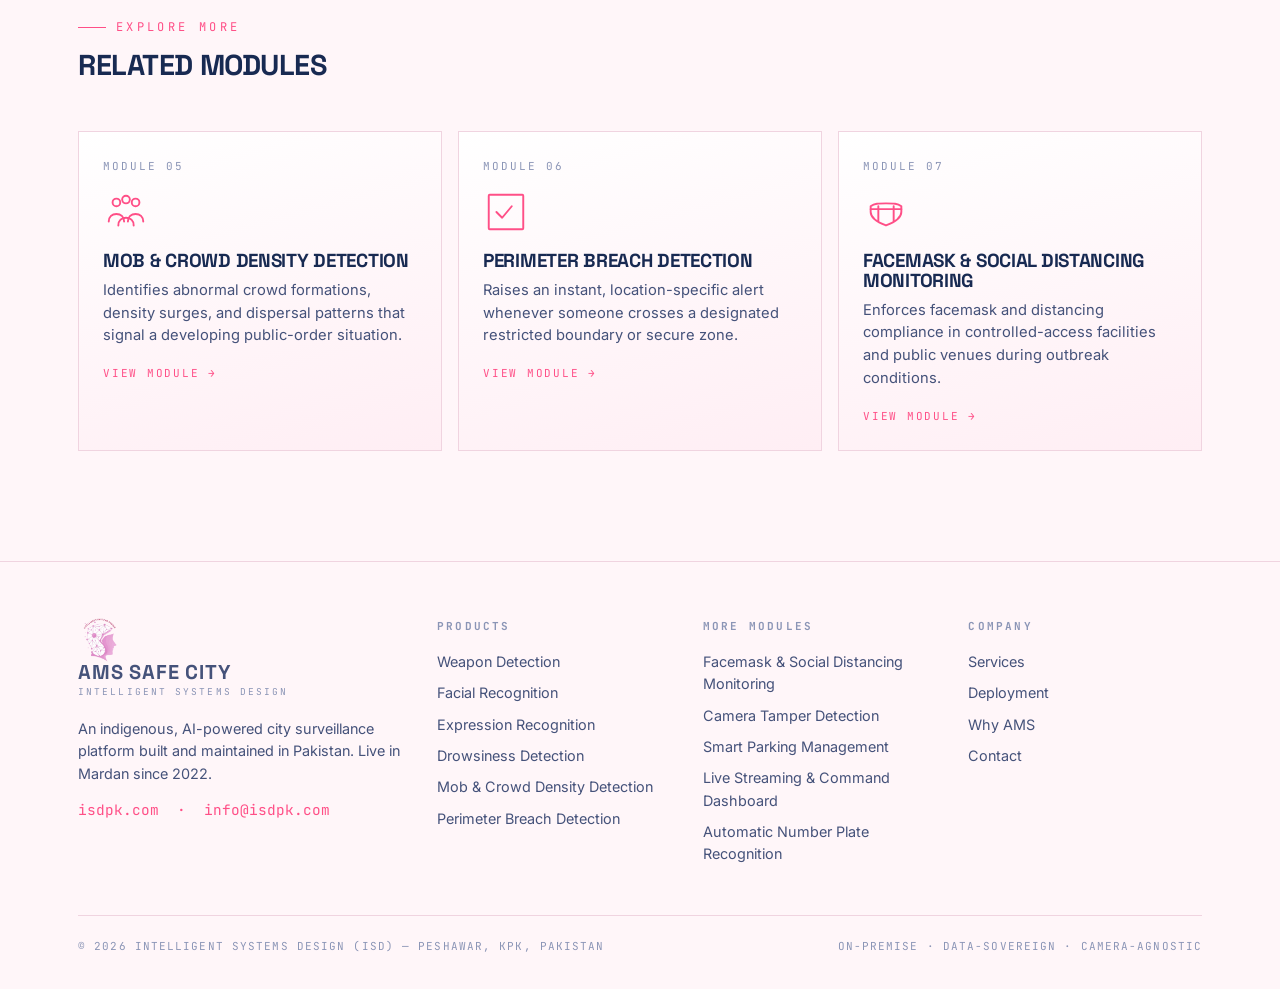
<file: products/drowsiness-detection.html>
<!DOCTYPE html>
<html lang="en">
<head>
<meta charset="UTF-8">
<meta name="viewport" content="width=device-width, initial-scale=1.0">
<title>Drowsiness Detection — AMS Safe City | ISD Pakistan</title>
<meta name="description" content="Drowsiness Detection: Monitors operators and control-room staff for fatigue during long shifts — cutting the risk of human inattention at critical moments. Part of the AMS Safe City AI surveillance platform by Intelligent Systems Design.">
<link rel="preconnect" href="https://fonts.googleapis.com">
<link rel="preconnect" href="https://fonts.gstatic.com" crossorigin>
<link href="https://fonts.googleapis.com/css2?family=Space+Grotesk:wght@500;600;700&family=Inter:wght@400;500;600;700&family=JetBrains+Mono:wght@400;500&display=swap" rel="stylesheet">
<link rel="stylesheet" href="../assets/styles.css">
</head>
<body>
<header class="site-header">
  <div class="wrap nav">
    <a class="brand" href="../index.html">
      <img src="../assets/logo.png" alt="Intelligent Systems Design Logo" class="brand-logo">
      <span><b>AMS Safe City</b><small>Intelligent Systems Design</small></span>
    </a>
    <nav class="nav-links">
      <a href="../index.html">Home</a>
      <a href="../index.html#products" class="active">Products</a>
      <a href="../index.html#services">Services</a>
      <a href="../index.html#deployment">Deployment</a>
      <a href="../index.html#contact">Contact</a>
    </nav>
    <div class="nav-cta">
      <a class="btn" href="../assets/brochure.pdf" download="AMS_Safe_City_Brochure.pdf"><svg viewBox="0 0 24 24" width="14" height="14" stroke="currentColor" stroke-width="2" fill="none" stroke-linecap="round" stroke-linejoin="round" style="vertical-align:middle;margin-right:4px;"><path d="M21 15v4a2 2 0 0 1-2 2H5a2 2 0 0 1-2-2v-4"></path><polyline points="7 10 12 15 17 10"></polyline><line x1="12" y1="15" x2="12" y2="3"></line></svg> Download Brochure</a>
      <button class="menu-toggle" aria-label="Menu">&#9776;</button>
    </div>
  </div>
</header>
<main>
  <div class="wrap">
    <div class="breadcrumb reveal"><a href="../index.html">Home</a> / <a href="../index.html#products">Products</a> / <span>Drowsiness Detection</span></div>
  </div>

  <!-- PRODUCT HERO -->
  <section class="prod-hero wrap">
    <div class="reveal">
      <div class="ic-big"><svg viewBox="0 0 48 48" fill="none" stroke="currentColor" stroke-width="2" stroke-linecap="round" stroke-linejoin="round"><path d="M6 24c4-7 11-11 18-11s14 4 18 11c-4 7-11 11-18 11"/><path d="M14 24c0 .5 0 1 .1 1.5M30 19c2 1 3.5 3 4 5"/><path d="M30 8h7l-7 8h7"/></svg></div>
      <div class="eyebrow">Module 04 · AMS Safe City</div>
      <h1 style="margin:14px 0 0">Drowsiness Detection</h1>
      <p class="mono" style="color:var(--green);letter-spacing:.04em;margin-top:10px">Keep the watchers awake.</p>
      <p class="lead" style="margin:22px 0 30px">Monitors operators and control-room staff for fatigue during long shifts — cutting the risk of human inattention at critical moments.</p>
      <div class="hero-actions">
        <a class="btn" href="../index.html#contact">Request a Demo</a>
        <a class="btn btn--ghost" href="../index.html#products">All Modules</a>
      </div>
    </div>
    <div class="prod-visual reveal">
      <img src="../assets/drowsiness_detection.png" alt="Drowsiness Detection Camera Feed" class="prod-img">
      
      <div class="scanline"></div>
      <div class="frame"></div>
      <div class="corner tl"></div><div class="corner tr"></div>
      <div class="corner bl"></div><div class="corner br"></div>
      <div class="ic-ghost"><svg viewBox="0 0 48 48" fill="none" stroke="currentColor" stroke-width="2" stroke-linecap="round" stroke-linejoin="round"><path d="M6 24c4-7 11-11 18-11s14 4 18 11c-4 7-11 11-18 11"/><path d="M14 24c0 .5 0 1 .1 1.5M30 19c2 1 3.5 3 4 5"/><path d="M30 8h7l-7 8h7"/></svg></div>
      <div class="reticle"></div>
      <div class="tag-float">● LIVE · MODULE 04 · ON-PREMISE</div>
    </div>
  </section>

  <!-- OVERVIEW -->
  <section style="padding-top:30px">
    <div class="wrap">
      <div class="section-head reveal" style="margin-bottom:24px">
        <div class="eyebrow">Overview</div>
        <h2 style="margin-top:14px">What it does</h2>
      </div>
      <div class="reveal" style="max-width:74ch"><p class='lead' style='margin-bottom:18px'>A surveillance network is only as alert as the people watching it. Drowsiness Detection monitors security operators and control-room personnel for signs of fatigue during extended shifts and raises a quiet prompt when attention lapses — directly reducing the single biggest weakness of any 24/7 monitoring operation: the tired human.</p><p class='lead' style='margin-bottom:18px'>It is an inward-facing safeguard rather than a public-surveillance tool, and like expression recognition it is a differentiator that no benchmarked competitor currently matches.</p></div>
    </div>
  </section>

  <!-- FEATURES -->
  <section style="padding-top:30px">
    <div class="wrap">
      <div class="section-head reveal"><div class="eyebrow">Features</div><h2 style="margin-top:14px">Key capabilities</h2></div>
      <div class="feature-list">
        <div class="feat reveal"><span class="chk">[ + ]</span><div><b>Operator fatigue tracking</b><p>Watches for eye-closure, head-droop and micro-sleep patterns at the console.</p></div></div>
        <div class="feat reveal"><span class="chk">[ + ]</span><div><b>Shift-long vigilance</b><p>Designed for the long, low-stimulus shifts where attention naturally fades.</p></div></div>
        <div class="feat reveal"><span class="chk">[ + ]</span><div><b>Discreet prompts</b><p>Alerts the operator and supervisor without disrupting the wider room.</p></div></div>
        <div class="feat reveal"><span class="chk">[ + ]</span><div><b>Critical-window protection</b><p>Reduces the chance a real event is missed during an attention lapse.</p></div></div>
        <div class="feat reveal"><span class="chk">[ + ]</span><div><b>Inward-facing only</b><p>Applied to control-room staff, not public subjects.</p></div></div>
        <div class="feat reveal"><span class="chk">[ + ]</span><div><b>Unique to AMS</b><p>No benchmarked domestic or foreign competitor offers operator drowsiness detection.</p></div></div></div>
    </div>
  </section>

  <!-- HOW IT WORKS -->
  <section>
    <div class="wrap">
      <div class="section-head reveal"><div class="eyebrow">How it works</div><h2 style="margin-top:14px">Capture → detect → act</h2></div>
      <div class="howit">
        <div class="step reveal"><div class="sn">STEP 01</div><h4>Monitor</h4><p>Console-facing cameras track the operator&#x27;s eye and head state during the shift.</p></div>
        <div class="step reveal"><div class="sn">STEP 02</div><h4>Assess</h4><p>The model scores fatigue indicators against drowsiness thresholds.</p></div>
        <div class="step reveal"><div class="sn">STEP 03</div><h4>Prompt</h4><p>A discreet alert reaches the operator and supervisor when attention drops.</p></div></div>
    </div>
  </section>

  <!-- SPECS -->
  <section style="padding-top:30px">
    <div class="wrap">
      <div class="split" style="align-items:start">
        <div class="reveal">
          <div class="eyebrow">Specifications</div>
          <h2 style="margin:14px 0 22px">At a glance</h2>
          <table class="spec-table"><tr><td>Subject</td><td>Control-room operators</td></tr><tr><td>Signals</td><td>Eye closure, head droop, micro-sleep</td></tr><tr><td>Role</td><td>Inattention safeguard</td></tr><tr><td>Processing</td><td>On-premise real-time</td></tr><tr><td>Differentiator</td><td>Not offered by any benchmarked competitor</td></tr><tr><td>Privacy</td><td>Inward-facing; staff-only scope</td></tr></table>
        </div>
        <div class="reveal">
          <div class="eyebrow">Use cases</div>
          <h2 style="margin:14px 0 22px">Where it's deployed</h2>
          <ul class="usecases"><li class="reveal"><b>24/7 control rooms.</b> Hold attention through long overnight monitoring shifts.</li><li class="reveal"><b>High-camera-count centres.</b> Protect against fatigue when one operator watches many feeds.</li><li class="reveal"><b>Critical-event readiness.</b> Keep staff sharp during the windows when response speed matters most.</li><li class="reveal"><b>Supervisor oversight.</b> Give shift leads an objective fatigue signal for staffing decisions.</li></ul>
        </div>
      </div>
    </div>
  </section>

  <!-- SERVICES NOTE -->
  <section style="padding-top:20px">
    <div class="wrap">
      <div class="cta-band reveal" style="text-align:left">
        <div class="eyebrow">Delivered as a service</div>
        <h2 style="margin:12px 0 12px;font-size:clamp(1.6rem,3vw,2.4rem)">Survey, integration, training &amp; support — included</h2>
        <p style="margin:0 0 24px">This module is delivered as part of the complete AMS Safe City service: ISD handles site survey, integration onto your existing cameras, multi-environment AI tuning, command-centre setup, operator onboarding, and ongoing maintenance — all processed on-premise within your own network.</p>
        <div class="hero-actions">
          <a class="btn" href="../index.html#services">View All Services</a>
          <a class="btn btn--ghost" href="mailto:info@isdpk.com">info@isdpk.com</a>
        </div>
      </div>
    </div>
  </section>

  <!-- RELATED -->
  <section>
    <div class="wrap">
      <div class="section-head reveal"><div class="eyebrow">Explore more</div><h2 style="margin-top:14px">Related modules</h2></div>
      <div class="related">
      <a class="pcard reveal" href="mob-crowd-detection.html">
        <div class="idx">MODULE 05</div>
        <div class="ic"><svg viewBox="0 0 48 48" fill="none" stroke="currentColor" stroke-width="2" stroke-linecap="round" stroke-linejoin="round"><circle cx="14" cy="14" r="4"/><circle cx="34" cy="14" r="4"/><circle cx="24" cy="11" r="4"/><path d="M6 34c0-5 3.5-8 8-8s8 3 8 8M26 34c0-5 3.5-8 8-8s8 3 8 8M16 38c0-5 3.5-8 8-8s8 3 8 8"/></svg></div>
        <h3>Mob & Crowd Density Detection</h3>
        <p>Identifies abnormal crowd formations, density surges, and dispersal patterns that signal a developing public-order situation.</p>
        <span class="go">View module &rarr;</span>
      </a>
      <a class="pcard reveal" href="perimeter-breach.html">
        <div class="idx">MODULE 06</div>
        <div class="ic"><svg viewBox="0 0 48 48" fill="none" stroke="currentColor" stroke-width="2" stroke-linecap="round" stroke-linejoin="round"><rect x="6" y="6" width="36" height="36" rx="1" stroke-dasharray="5 4"/><path d="M30 18l-10 12-6-6"/></svg></div>
        <h3>Perimeter Breach Detection</h3>
        <p>Raises an instant, location-specific alert whenever someone crosses a designated restricted boundary or secure zone.</p>
        <span class="go">View module &rarr;</span>
      </a>
      <a class="pcard reveal" href="health-compliance.html">
        <div class="idx">MODULE 07</div>
        <div class="ic"><svg viewBox="0 0 48 48" fill="none" stroke="currentColor" stroke-width="2" stroke-linecap="round" stroke-linejoin="round"><path d="M8 18c4-3 8-3 16-3s12 0 16 3v6c0 6-8 11-16 14C16 35 8 30 8 24z"/><path d="M8 21h32M16 18v15M32 18v15"/></svg></div>
        <h3>Facemask & Social Distancing Monitoring</h3>
        <p>Enforces facemask and distancing compliance in controlled-access facilities and public venues during outbreak conditions.</p>
        <span class="go">View module &rarr;</span>
      </a></div>
    </div>
  </section>
</main>
<footer class="site-footer">
  <div class="wrap">
    <div class="foot-grid">
      <div>
        <a class="brand" href="../index.html" style="margin-bottom:18px">
          <img src="../assets/logo.png" alt="Intelligent Systems Design Logo" class="brand-logo">
          <span><b>AMS Safe City</b><small>Intelligent Systems Design</small></span>
        </a>
        <p>An indigenous, AI-powered city surveillance platform built and maintained in Pakistan. Live in Mardan since 2022.</p>
        <p class="mono" style="color:var(--green);margin-top:14px">isdpk.com &nbsp;·&nbsp; info@isdpk.com</p>
      </div>
      <div><h5>Products</h5><a href="../products/weapon-detection.html">Weapon Detection</a><a href="../products/facial-recognition.html">Facial Recognition</a><a href="../products/expression-recognition.html">Expression Recognition</a><a href="../products/drowsiness-detection.html">Drowsiness Detection</a><a href="../products/mob-crowd-detection.html">Mob & Crowd Density Detection</a><a href="../products/perimeter-breach.html">Perimeter Breach Detection</a></div>
      <div><h5>More Modules</h5><a href="../products/health-compliance.html">Facemask & Social Distancing Monitoring</a><a href="../products/camera-tamper.html">Camera Tamper Detection</a><a href="../products/smart-parking.html">Smart Parking Management</a><a href="../products/command-dashboard.html">Live Streaming & Command Dashboard</a><a href="../products/anpr.html">Automatic Number Plate Recognition</a></div>
      <div>
        <h5>Company</h5>
        <a href="../index.html#services">Services</a>
        <a href="../index.html#deployment">Deployment</a>
        <a href="../index.html#why">Why AMS</a>
        <a href="../index.html#contact">Contact</a>
      </div>
    </div>
    <div class="foot-bottom">
      <span>© 2026 Intelligent Systems Design (ISD) — Peshawar, KPK, Pakistan</span>
      <span>On-Premise · Data-Sovereign · Camera-Agnostic</span>
    </div>
  </div>
</footer>
<script src="../assets/app.js"></script>
</body>
</html>
</file>
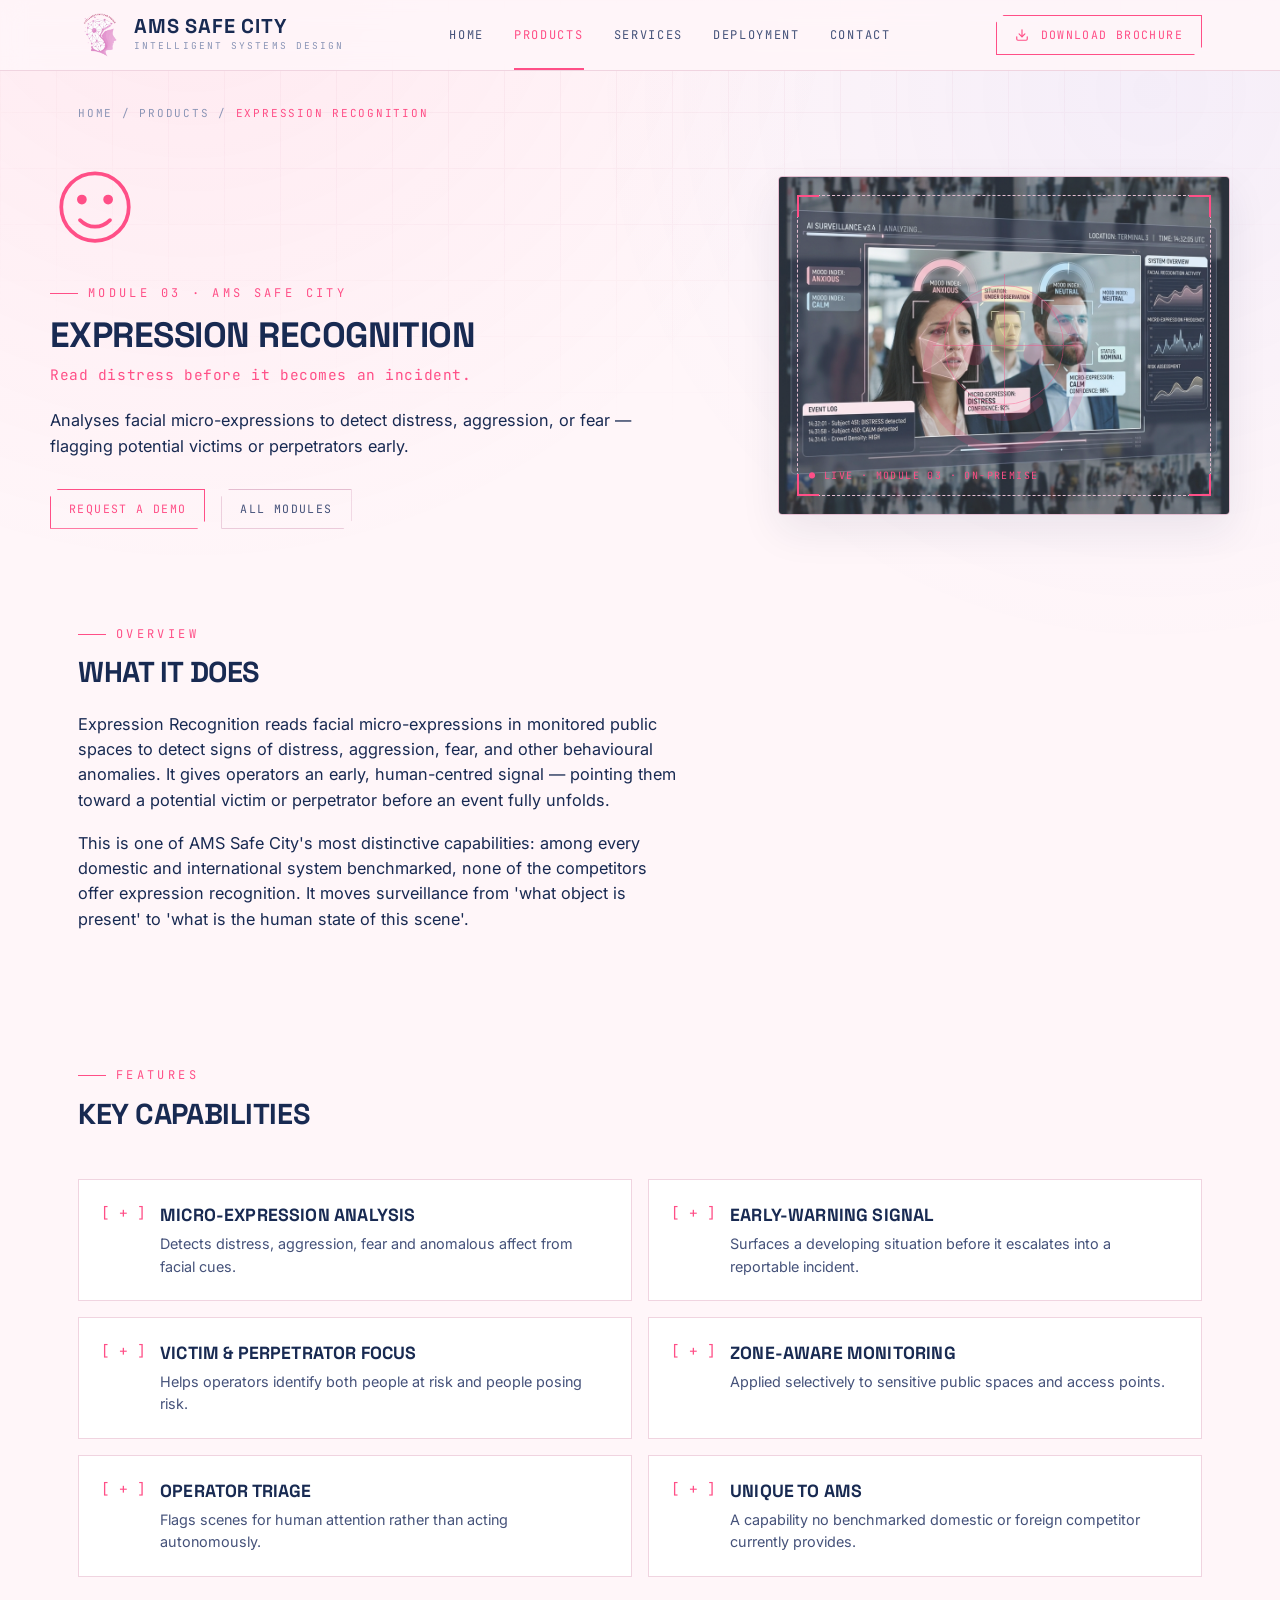
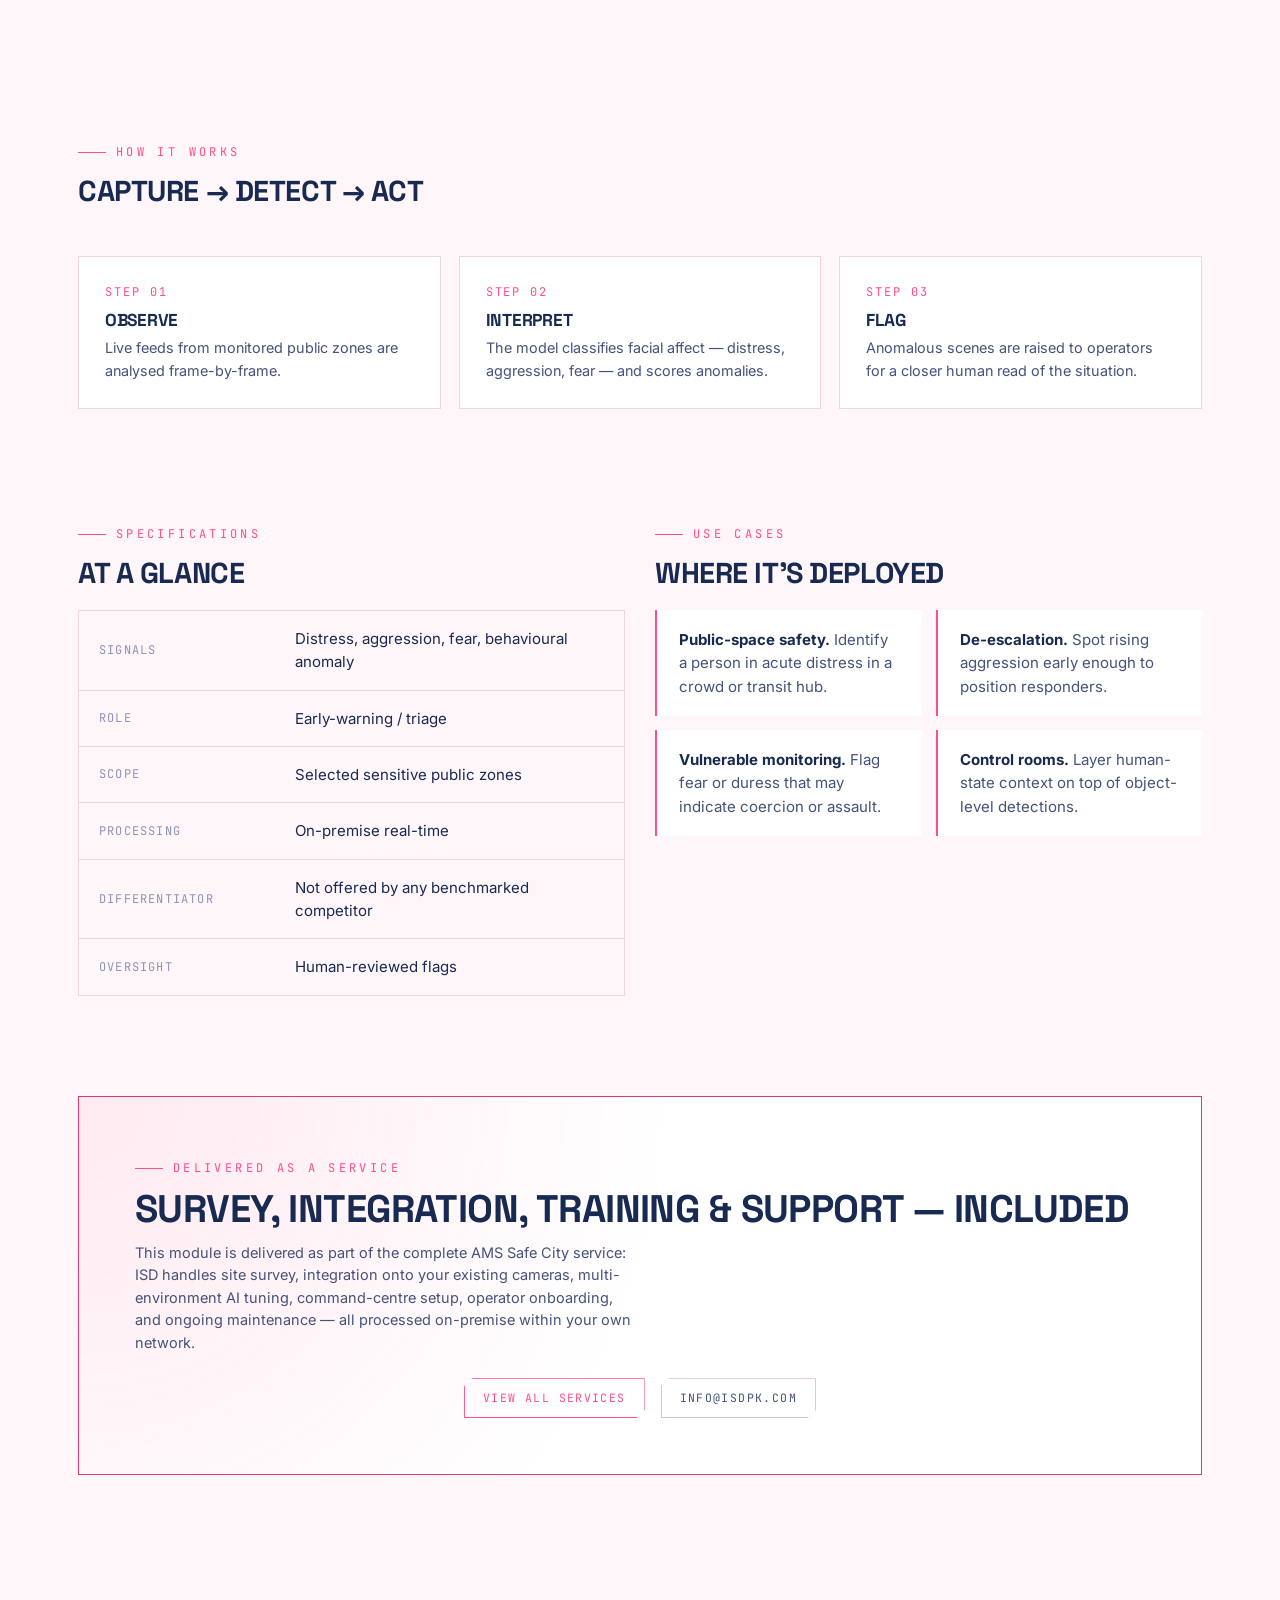
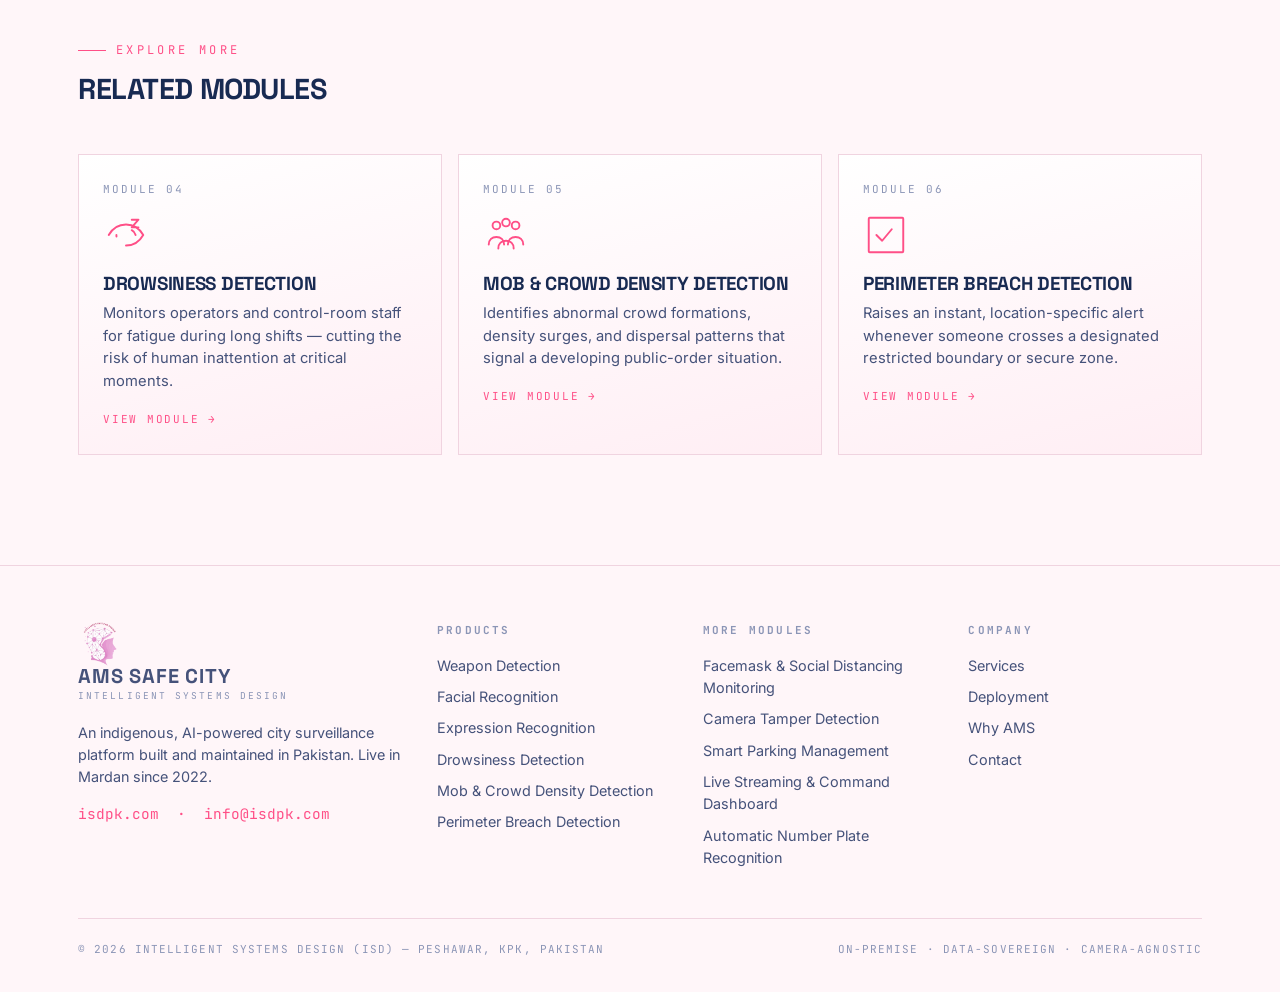
<file: products/expression-recognition.html>
<!DOCTYPE html>
<html lang="en">
<head>
<meta charset="UTF-8">
<meta name="viewport" content="width=device-width, initial-scale=1.0">
<title>Expression Recognition — AMS Safe City | ISD Pakistan</title>
<meta name="description" content="Expression Recognition: Analyses facial micro-expressions to detect distress, aggression, or fear — flagging potential victims or perpetrators early. Part of the AMS Safe City AI surveillance platform by Intelligent Systems Design.">
<link rel="preconnect" href="https://fonts.googleapis.com">
<link rel="preconnect" href="https://fonts.gstatic.com" crossorigin>
<link href="https://fonts.googleapis.com/css2?family=Space+Grotesk:wght@500;600;700&family=Inter:wght@400;500;600;700&family=JetBrains+Mono:wght@400;500&display=swap" rel="stylesheet">
<link rel="stylesheet" href="../assets/styles.css">
</head>
<body>
<header class="site-header">
  <div class="wrap nav">
    <a class="brand" href="../index.html">
      <img src="../assets/logo.png" alt="Intelligent Systems Design Logo" class="brand-logo">
      <span><b>AMS Safe City</b><small>Intelligent Systems Design</small></span>
    </a>
    <nav class="nav-links">
      <a href="../index.html">Home</a>
      <a href="../index.html#products" class="active">Products</a>
      <a href="../index.html#services">Services</a>
      <a href="../index.html#deployment">Deployment</a>
      <a href="../index.html#contact">Contact</a>
    </nav>
    <div class="nav-cta">
      <a class="btn" href="../assets/brochure.pdf" download="AMS_Safe_City_Brochure.pdf"><svg viewBox="0 0 24 24" width="14" height="14" stroke="currentColor" stroke-width="2" fill="none" stroke-linecap="round" stroke-linejoin="round" style="vertical-align:middle;margin-right:4px;"><path d="M21 15v4a2 2 0 0 1-2 2H5a2 2 0 0 1-2-2v-4"></path><polyline points="7 10 12 15 17 10"></polyline><line x1="12" y1="15" x2="12" y2="3"></line></svg> Download Brochure</a>
      <button class="menu-toggle" aria-label="Menu">&#9776;</button>
    </div>
  </div>
</header>
<main>
  <div class="wrap">
    <div class="breadcrumb reveal"><a href="../index.html">Home</a> / <a href="../index.html#products">Products</a> / <span>Expression Recognition</span></div>
  </div>

  <!-- PRODUCT HERO -->
  <section class="prod-hero wrap">
    <div class="reveal">
      <div class="ic-big"><svg viewBox="0 0 48 48" fill="none" stroke="currentColor" stroke-width="2" stroke-linecap="round" stroke-linejoin="round"><circle cx="24" cy="24" r="18"/><circle cx="17" cy="20" r="1.6" fill="currentColor"/><circle cx="31" cy="20" r="1.6" fill="currentColor"/><path d="M16 31c2.5 2.5 5 3.5 8 3.5s5.5-1 8-3.5"/></svg></div>
      <div class="eyebrow">Module 03 · AMS Safe City</div>
      <h1 style="margin:14px 0 0">Expression Recognition</h1>
      <p class="mono" style="color:var(--green);letter-spacing:.04em;margin-top:10px">Read distress before it becomes an incident.</p>
      <p class="lead" style="margin:22px 0 30px">Analyses facial micro-expressions to detect distress, aggression, or fear — flagging potential victims or perpetrators early.</p>
      <div class="hero-actions">
        <a class="btn" href="../index.html#contact">Request a Demo</a>
        <a class="btn btn--ghost" href="../index.html#products">All Modules</a>
      </div>
    </div>
    <div class="prod-visual reveal">
      <img src="../assets/expression_recognition.png" alt="Expression Recognition Camera Feed" class="prod-img">
      
      <div class="scanline"></div>
      <div class="frame"></div>
      <div class="corner tl"></div><div class="corner tr"></div>
      <div class="corner bl"></div><div class="corner br"></div>
      <div class="ic-ghost"><svg viewBox="0 0 48 48" fill="none" stroke="currentColor" stroke-width="2" stroke-linecap="round" stroke-linejoin="round"><circle cx="24" cy="24" r="18"/><circle cx="17" cy="20" r="1.6" fill="currentColor"/><circle cx="31" cy="20" r="1.6" fill="currentColor"/><path d="M16 31c2.5 2.5 5 3.5 8 3.5s5.5-1 8-3.5"/></svg></div>
      <div class="reticle"></div>
      <div class="tag-float">● LIVE · MODULE 03 · ON-PREMISE</div>
    </div>
  </section>

  <!-- OVERVIEW -->
  <section style="padding-top:30px">
    <div class="wrap">
      <div class="section-head reveal" style="margin-bottom:24px">
        <div class="eyebrow">Overview</div>
        <h2 style="margin-top:14px">What it does</h2>
      </div>
      <div class="reveal" style="max-width:74ch"><p class='lead' style='margin-bottom:18px'>Expression Recognition reads facial micro-expressions in monitored public spaces to detect signs of distress, aggression, fear, and other behavioural anomalies. It gives operators an early, human-centred signal — pointing them toward a potential victim or perpetrator before an event fully unfolds.</p><p class='lead' style='margin-bottom:18px'>This is one of AMS Safe City&#x27;s most distinctive capabilities: among every domestic and international system benchmarked, none of the competitors offer expression recognition. It moves surveillance from &#x27;what object is present&#x27; to &#x27;what is the human state of this scene&#x27;.</p></div>
    </div>
  </section>

  <!-- FEATURES -->
  <section style="padding-top:30px">
    <div class="wrap">
      <div class="section-head reveal"><div class="eyebrow">Features</div><h2 style="margin-top:14px">Key capabilities</h2></div>
      <div class="feature-list">
        <div class="feat reveal"><span class="chk">[ + ]</span><div><b>Micro-expression analysis</b><p>Detects distress, aggression, fear and anomalous affect from facial cues.</p></div></div>
        <div class="feat reveal"><span class="chk">[ + ]</span><div><b>Early-warning signal</b><p>Surfaces a developing situation before it escalates into a reportable incident.</p></div></div>
        <div class="feat reveal"><span class="chk">[ + ]</span><div><b>Victim &amp; perpetrator focus</b><p>Helps operators identify both people at risk and people posing risk.</p></div></div>
        <div class="feat reveal"><span class="chk">[ + ]</span><div><b>Zone-aware monitoring</b><p>Applied selectively to sensitive public spaces and access points.</p></div></div>
        <div class="feat reveal"><span class="chk">[ + ]</span><div><b>Operator triage</b><p>Flags scenes for human attention rather than acting autonomously.</p></div></div>
        <div class="feat reveal"><span class="chk">[ + ]</span><div><b>Unique to AMS</b><p>A capability no benchmarked domestic or foreign competitor currently provides.</p></div></div></div>
    </div>
  </section>

  <!-- HOW IT WORKS -->
  <section>
    <div class="wrap">
      <div class="section-head reveal"><div class="eyebrow">How it works</div><h2 style="margin-top:14px">Capture → detect → act</h2></div>
      <div class="howit">
        <div class="step reveal"><div class="sn">STEP 01</div><h4>Observe</h4><p>Live feeds from monitored public zones are analysed frame-by-frame.</p></div>
        <div class="step reveal"><div class="sn">STEP 02</div><h4>Interpret</h4><p>The model classifies facial affect — distress, aggression, fear — and scores anomalies.</p></div>
        <div class="step reveal"><div class="sn">STEP 03</div><h4>Flag</h4><p>Anomalous scenes are raised to operators for a closer human read of the situation.</p></div></div>
    </div>
  </section>

  <!-- SPECS -->
  <section style="padding-top:30px">
    <div class="wrap">
      <div class="split" style="align-items:start">
        <div class="reveal">
          <div class="eyebrow">Specifications</div>
          <h2 style="margin:14px 0 22px">At a glance</h2>
          <table class="spec-table"><tr><td>Signals</td><td>Distress, aggression, fear, behavioural anomaly</td></tr><tr><td>Role</td><td>Early-warning / triage</td></tr><tr><td>Scope</td><td>Selected sensitive public zones</td></tr><tr><td>Processing</td><td>On-premise real-time</td></tr><tr><td>Differentiator</td><td>Not offered by any benchmarked competitor</td></tr><tr><td>Oversight</td><td>Human-reviewed flags</td></tr></table>
        </div>
        <div class="reveal">
          <div class="eyebrow">Use cases</div>
          <h2 style="margin:14px 0 22px">Where it's deployed</h2>
          <ul class="usecases"><li class="reveal"><b>Public-space safety.</b> Identify a person in acute distress in a crowd or transit hub.</li><li class="reveal"><b>De-escalation.</b> Spot rising aggression early enough to position responders.</li><li class="reveal"><b>Vulnerable monitoring.</b> Flag fear or duress that may indicate coercion or assault.</li><li class="reveal"><b>Control rooms.</b> Layer human-state context on top of object-level detections.</li></ul>
        </div>
      </div>
    </div>
  </section>

  <!-- SERVICES NOTE -->
  <section style="padding-top:20px">
    <div class="wrap">
      <div class="cta-band reveal" style="text-align:left">
        <div class="eyebrow">Delivered as a service</div>
        <h2 style="margin:12px 0 12px;font-size:clamp(1.6rem,3vw,2.4rem)">Survey, integration, training &amp; support — included</h2>
        <p style="margin:0 0 24px">This module is delivered as part of the complete AMS Safe City service: ISD handles site survey, integration onto your existing cameras, multi-environment AI tuning, command-centre setup, operator onboarding, and ongoing maintenance — all processed on-premise within your own network.</p>
        <div class="hero-actions">
          <a class="btn" href="../index.html#services">View All Services</a>
          <a class="btn btn--ghost" href="mailto:info@isdpk.com">info@isdpk.com</a>
        </div>
      </div>
    </div>
  </section>

  <!-- RELATED -->
  <section>
    <div class="wrap">
      <div class="section-head reveal"><div class="eyebrow">Explore more</div><h2 style="margin-top:14px">Related modules</h2></div>
      <div class="related">
      <a class="pcard reveal" href="drowsiness-detection.html">
        <div class="idx">MODULE 04</div>
        <div class="ic"><svg viewBox="0 0 48 48" fill="none" stroke="currentColor" stroke-width="2" stroke-linecap="round" stroke-linejoin="round"><path d="M6 24c4-7 11-11 18-11s14 4 18 11c-4 7-11 11-18 11"/><path d="M14 24c0 .5 0 1 .1 1.5M30 19c2 1 3.5 3 4 5"/><path d="M30 8h7l-7 8h7"/></svg></div>
        <h3>Drowsiness Detection</h3>
        <p>Monitors operators and control-room staff for fatigue during long shifts — cutting the risk of human inattention at critical moments.</p>
        <span class="go">View module &rarr;</span>
      </a>
      <a class="pcard reveal" href="mob-crowd-detection.html">
        <div class="idx">MODULE 05</div>
        <div class="ic"><svg viewBox="0 0 48 48" fill="none" stroke="currentColor" stroke-width="2" stroke-linecap="round" stroke-linejoin="round"><circle cx="14" cy="14" r="4"/><circle cx="34" cy="14" r="4"/><circle cx="24" cy="11" r="4"/><path d="M6 34c0-5 3.5-8 8-8s8 3 8 8M26 34c0-5 3.5-8 8-8s8 3 8 8M16 38c0-5 3.5-8 8-8s8 3 8 8"/></svg></div>
        <h3>Mob & Crowd Density Detection</h3>
        <p>Identifies abnormal crowd formations, density surges, and dispersal patterns that signal a developing public-order situation.</p>
        <span class="go">View module &rarr;</span>
      </a>
      <a class="pcard reveal" href="perimeter-breach.html">
        <div class="idx">MODULE 06</div>
        <div class="ic"><svg viewBox="0 0 48 48" fill="none" stroke="currentColor" stroke-width="2" stroke-linecap="round" stroke-linejoin="round"><rect x="6" y="6" width="36" height="36" rx="1" stroke-dasharray="5 4"/><path d="M30 18l-10 12-6-6"/></svg></div>
        <h3>Perimeter Breach Detection</h3>
        <p>Raises an instant, location-specific alert whenever someone crosses a designated restricted boundary or secure zone.</p>
        <span class="go">View module &rarr;</span>
      </a></div>
    </div>
  </section>
</main>
<footer class="site-footer">
  <div class="wrap">
    <div class="foot-grid">
      <div>
        <a class="brand" href="../index.html" style="margin-bottom:18px">
          <img src="../assets/logo.png" alt="Intelligent Systems Design Logo" class="brand-logo">
          <span><b>AMS Safe City</b><small>Intelligent Systems Design</small></span>
        </a>
        <p>An indigenous, AI-powered city surveillance platform built and maintained in Pakistan. Live in Mardan since 2022.</p>
        <p class="mono" style="color:var(--green);margin-top:14px">isdpk.com &nbsp;·&nbsp; info@isdpk.com</p>
      </div>
      <div><h5>Products</h5><a href="../products/weapon-detection.html">Weapon Detection</a><a href="../products/facial-recognition.html">Facial Recognition</a><a href="../products/expression-recognition.html">Expression Recognition</a><a href="../products/drowsiness-detection.html">Drowsiness Detection</a><a href="../products/mob-crowd-detection.html">Mob & Crowd Density Detection</a><a href="../products/perimeter-breach.html">Perimeter Breach Detection</a></div>
      <div><h5>More Modules</h5><a href="../products/health-compliance.html">Facemask & Social Distancing Monitoring</a><a href="../products/camera-tamper.html">Camera Tamper Detection</a><a href="../products/smart-parking.html">Smart Parking Management</a><a href="../products/command-dashboard.html">Live Streaming & Command Dashboard</a><a href="../products/anpr.html">Automatic Number Plate Recognition</a></div>
      <div>
        <h5>Company</h5>
        <a href="../index.html#services">Services</a>
        <a href="../index.html#deployment">Deployment</a>
        <a href="../index.html#why">Why AMS</a>
        <a href="../index.html#contact">Contact</a>
      </div>
    </div>
    <div class="foot-bottom">
      <span>© 2026 Intelligent Systems Design (ISD) — Peshawar, KPK, Pakistan</span>
      <span>On-Premise · Data-Sovereign · Camera-Agnostic</span>
    </div>
  </div>
</footer>
<script src="../assets/app.js"></script>
</body>
</html>
</file>
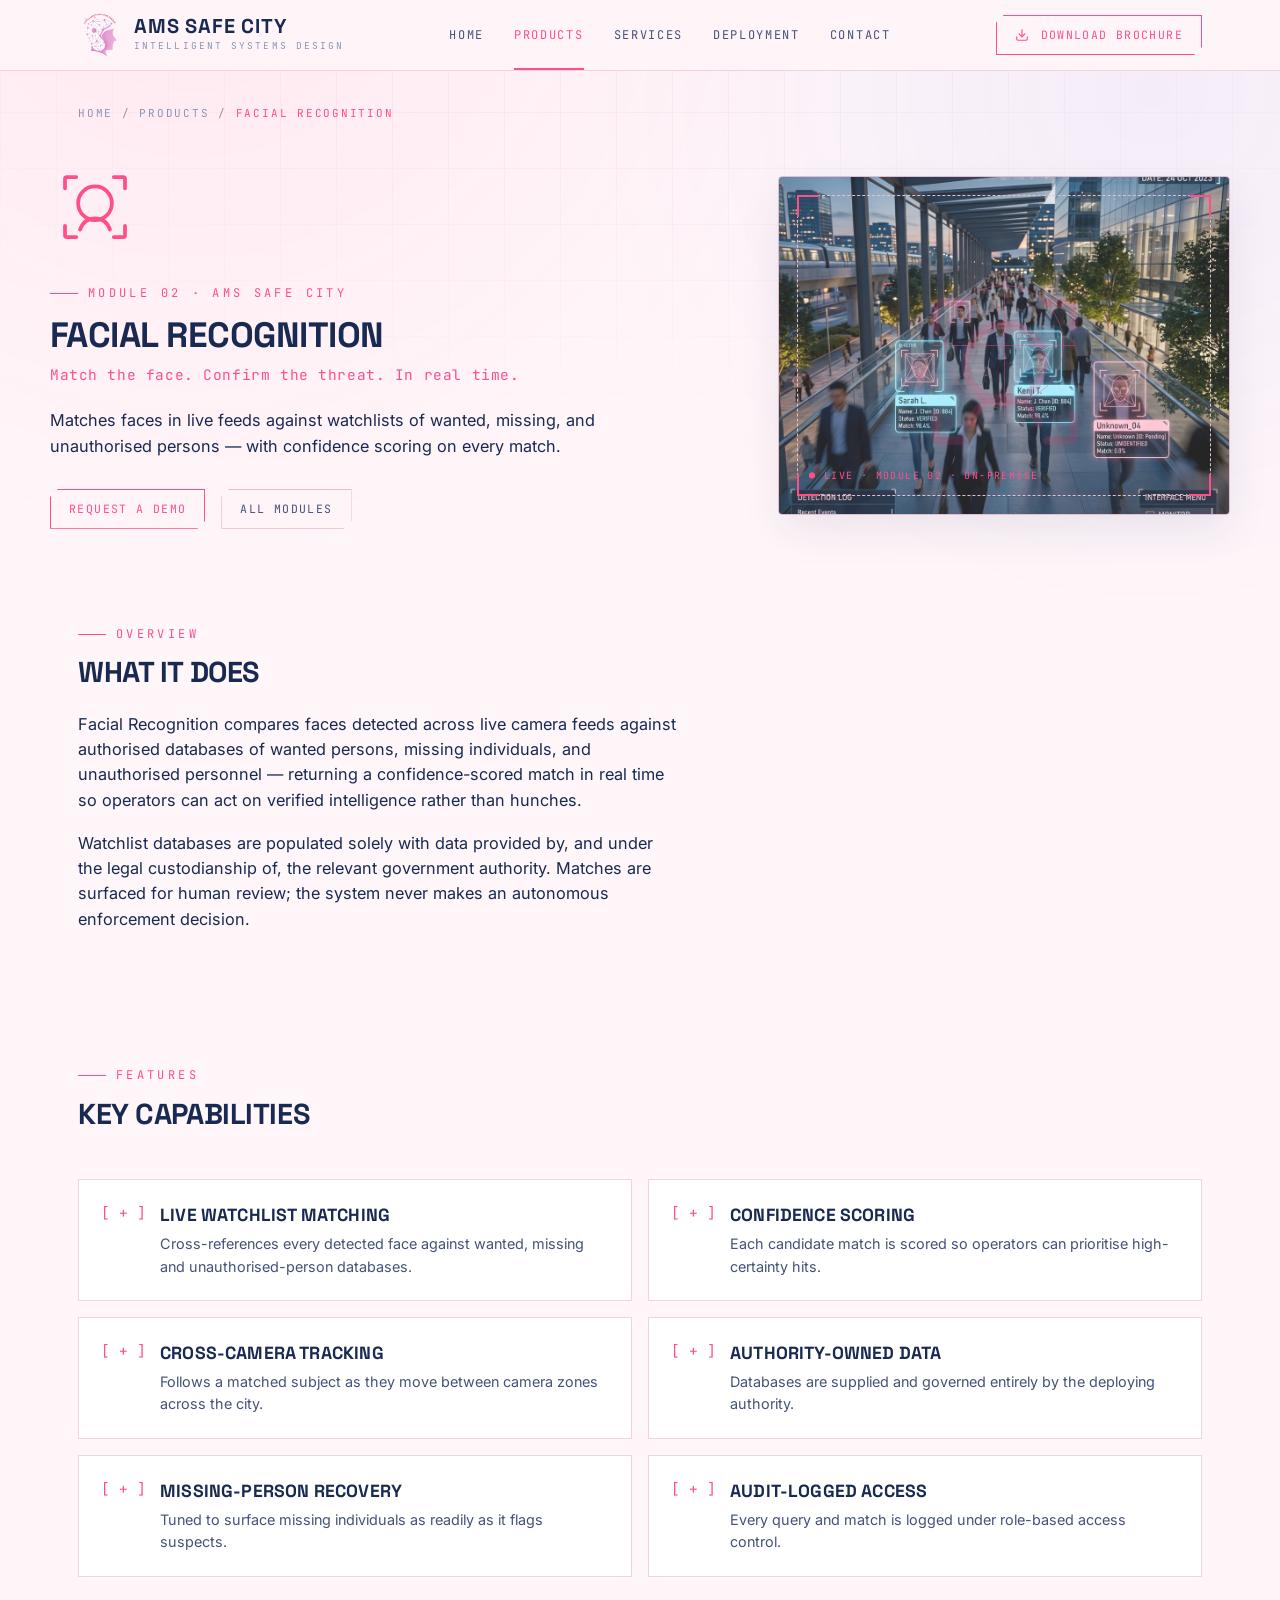
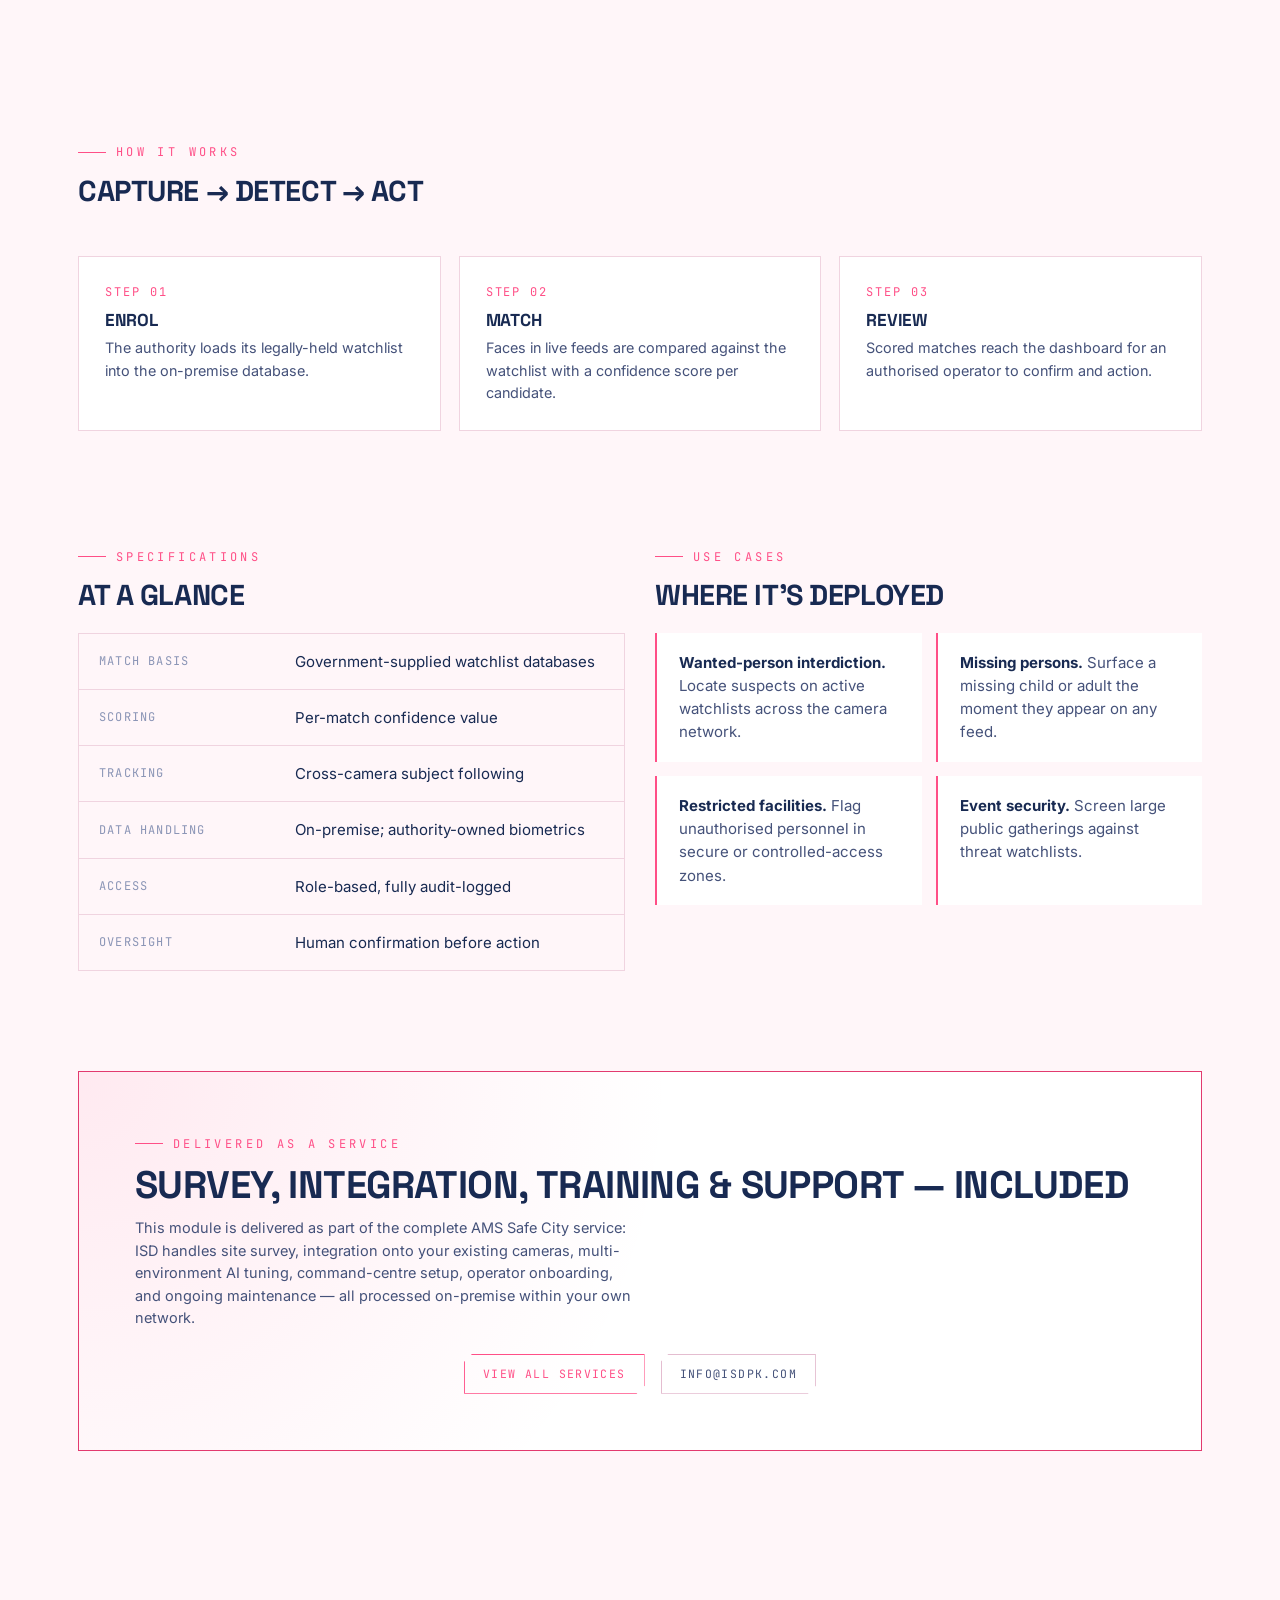
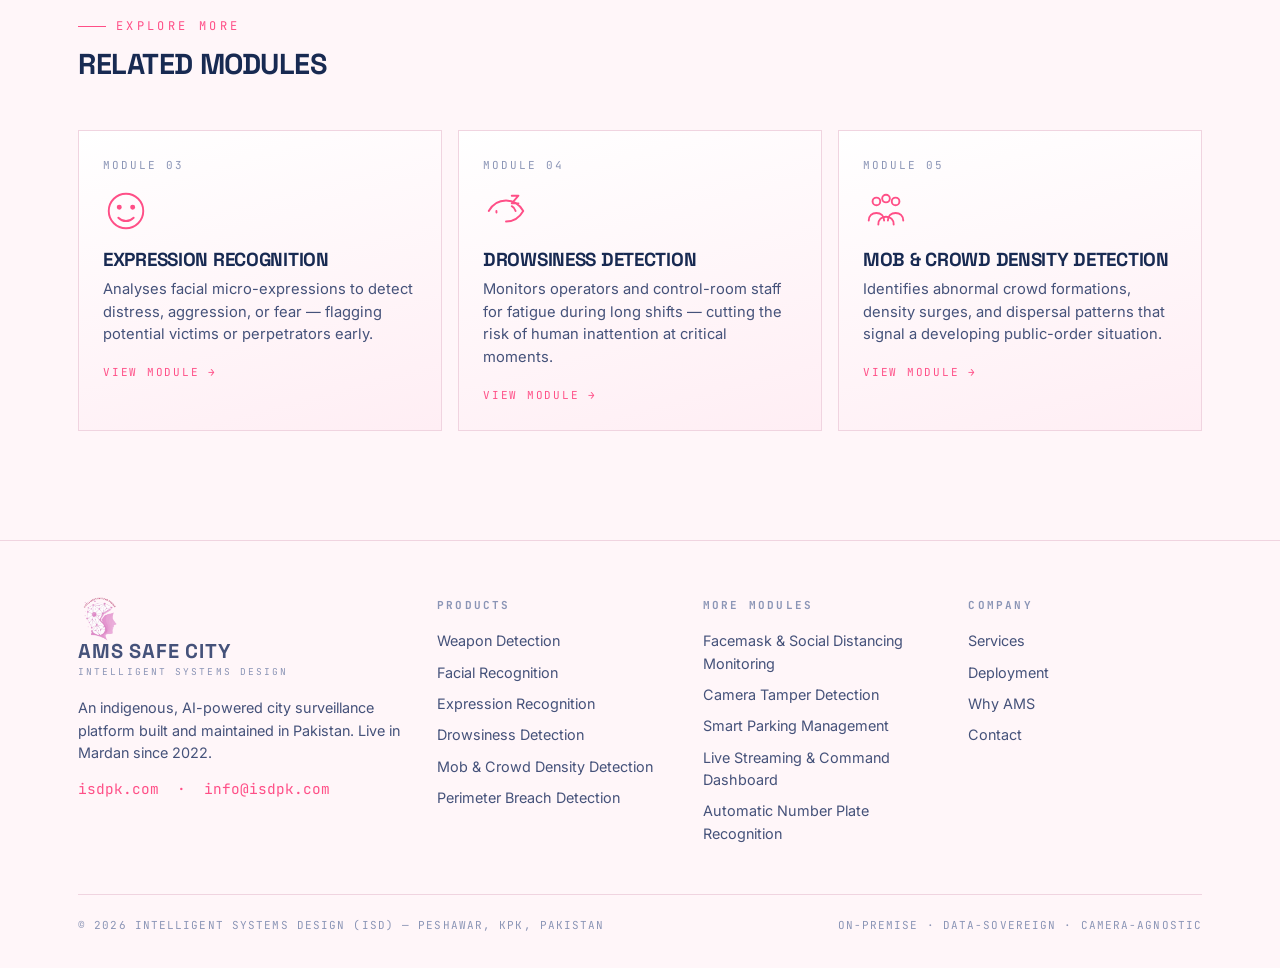
<file: products/facial-recognition.html>
<!DOCTYPE html>
<html lang="en">
<head>
<meta charset="UTF-8">
<meta name="viewport" content="width=device-width, initial-scale=1.0">
<title>Facial Recognition — AMS Safe City | ISD Pakistan</title>
<meta name="description" content="Facial Recognition: Matches faces in live feeds against watchlists of wanted, missing, and unauthorised persons — with confidence scoring on every match. Part of the AMS Safe City AI surveillance platform by Intelligent Systems Design.">
<link rel="preconnect" href="https://fonts.googleapis.com">
<link rel="preconnect" href="https://fonts.gstatic.com" crossorigin>
<link href="https://fonts.googleapis.com/css2?family=Space+Grotesk:wght@500;600;700&family=Inter:wght@400;500;600;700&family=JetBrains+Mono:wght@400;500&display=swap" rel="stylesheet">
<link rel="stylesheet" href="../assets/styles.css">
</head>
<body>
<header class="site-header">
  <div class="wrap nav">
    <a class="brand" href="../index.html">
      <img src="../assets/logo.png" alt="Intelligent Systems Design Logo" class="brand-logo">
      <span><b>AMS Safe City</b><small>Intelligent Systems Design</small></span>
    </a>
    <nav class="nav-links">
      <a href="../index.html">Home</a>
      <a href="../index.html#products" class="active">Products</a>
      <a href="../index.html#services">Services</a>
      <a href="../index.html#deployment">Deployment</a>
      <a href="../index.html#contact">Contact</a>
    </nav>
    <div class="nav-cta">
      <a class="btn" href="../assets/brochure.pdf" download="AMS_Safe_City_Brochure.pdf"><svg viewBox="0 0 24 24" width="14" height="14" stroke="currentColor" stroke-width="2" fill="none" stroke-linecap="round" stroke-linejoin="round" style="vertical-align:middle;margin-right:4px;"><path d="M21 15v4a2 2 0 0 1-2 2H5a2 2 0 0 1-2-2v-4"></path><polyline points="7 10 12 15 17 10"></polyline><line x1="12" y1="15" x2="12" y2="3"></line></svg> Download Brochure</a>
      <button class="menu-toggle" aria-label="Menu">&#9776;</button>
    </div>
  </div>
</header>
<main>
  <div class="wrap">
    <div class="breadcrumb reveal"><a href="../index.html">Home</a> / <a href="../index.html#products">Products</a> / <span>Facial Recognition</span></div>
  </div>

  <!-- PRODUCT HERO -->
  <section class="prod-hero wrap">
    <div class="reveal">
      <div class="ic-big"><svg viewBox="0 0 48 48" fill="none" stroke="currentColor" stroke-width="2" stroke-linecap="round" stroke-linejoin="round"><path d="M8 14V9a1 1 0 011-1h5M40 14V9a1 1 0 00-1-1h-5M8 34v5a1 1 0 001 1h5M40 34v5a1 1 0 01-1 1h-5"/><circle cx="24" cy="22" r="9"/><path d="M16 36c1.5-4 4.5-6 8-6s6.5 2 8 6"/></svg></div>
      <div class="eyebrow">Module 02 · AMS Safe City</div>
      <h1 style="margin:14px 0 0">Facial Recognition</h1>
      <p class="mono" style="color:var(--green);letter-spacing:.04em;margin-top:10px">Match the face. Confirm the threat. In real time.</p>
      <p class="lead" style="margin:22px 0 30px">Matches faces in live feeds against watchlists of wanted, missing, and unauthorised persons — with confidence scoring on every match.</p>
      <div class="hero-actions">
        <a class="btn" href="../index.html#contact">Request a Demo</a>
        <a class="btn btn--ghost" href="../index.html#products">All Modules</a>
      </div>
    </div>
    <div class="prod-visual reveal">
      <img src="../assets/facial_recognition.png" alt="Facial Recognition Camera Feed" class="prod-img">
      
      <div class="scanline"></div>
      <div class="frame"></div>
      <div class="corner tl"></div><div class="corner tr"></div>
      <div class="corner bl"></div><div class="corner br"></div>
      <div class="ic-ghost"><svg viewBox="0 0 48 48" fill="none" stroke="currentColor" stroke-width="2" stroke-linecap="round" stroke-linejoin="round"><path d="M8 14V9a1 1 0 011-1h5M40 14V9a1 1 0 00-1-1h-5M8 34v5a1 1 0 001 1h5M40 34v5a1 1 0 01-1 1h-5"/><circle cx="24" cy="22" r="9"/><path d="M16 36c1.5-4 4.5-6 8-6s6.5 2 8 6"/></svg></div>
      <div class="reticle"></div>
      <div class="tag-float">● LIVE · MODULE 02 · ON-PREMISE</div>
    </div>
  </section>

  <!-- OVERVIEW -->
  <section style="padding-top:30px">
    <div class="wrap">
      <div class="section-head reveal" style="margin-bottom:24px">
        <div class="eyebrow">Overview</div>
        <h2 style="margin-top:14px">What it does</h2>
      </div>
      <div class="reveal" style="max-width:74ch"><p class='lead' style='margin-bottom:18px'>Facial Recognition compares faces detected across live camera feeds against authorised databases of wanted persons, missing individuals, and unauthorised personnel — returning a confidence-scored match in real time so operators can act on verified intelligence rather than hunches.</p><p class='lead' style='margin-bottom:18px'>Watchlist databases are populated solely with data provided by, and under the legal custodianship of, the relevant government authority. Matches are surfaced for human review; the system never makes an autonomous enforcement decision.</p></div>
    </div>
  </section>

  <!-- FEATURES -->
  <section style="padding-top:30px">
    <div class="wrap">
      <div class="section-head reveal"><div class="eyebrow">Features</div><h2 style="margin-top:14px">Key capabilities</h2></div>
      <div class="feature-list">
        <div class="feat reveal"><span class="chk">[ + ]</span><div><b>Live watchlist matching</b><p>Cross-references every detected face against wanted, missing and unauthorised-person databases.</p></div></div>
        <div class="feat reveal"><span class="chk">[ + ]</span><div><b>Confidence scoring</b><p>Each candidate match is scored so operators can prioritise high-certainty hits.</p></div></div>
        <div class="feat reveal"><span class="chk">[ + ]</span><div><b>Cross-camera tracking</b><p>Follows a matched subject as they move between camera zones across the city.</p></div></div>
        <div class="feat reveal"><span class="chk">[ + ]</span><div><b>Authority-owned data</b><p>Databases are supplied and governed entirely by the deploying authority.</p></div></div>
        <div class="feat reveal"><span class="chk">[ + ]</span><div><b>Missing-person recovery</b><p>Tuned to surface missing individuals as readily as it flags suspects.</p></div></div>
        <div class="feat reveal"><span class="chk">[ + ]</span><div><b>Audit-logged access</b><p>Every query and match is logged under role-based access control.</p></div></div></div>
    </div>
  </section>

  <!-- HOW IT WORKS -->
  <section>
    <div class="wrap">
      <div class="section-head reveal"><div class="eyebrow">How it works</div><h2 style="margin-top:14px">Capture → detect → act</h2></div>
      <div class="howit">
        <div class="step reveal"><div class="sn">STEP 01</div><h4>Enrol</h4><p>The authority loads its legally-held watchlist into the on-premise database.</p></div>
        <div class="step reveal"><div class="sn">STEP 02</div><h4>Match</h4><p>Faces in live feeds are compared against the watchlist with a confidence score per candidate.</p></div>
        <div class="step reveal"><div class="sn">STEP 03</div><h4>Review</h4><p>Scored matches reach the dashboard for an authorised operator to confirm and action.</p></div></div>
    </div>
  </section>

  <!-- SPECS -->
  <section style="padding-top:30px">
    <div class="wrap">
      <div class="split" style="align-items:start">
        <div class="reveal">
          <div class="eyebrow">Specifications</div>
          <h2 style="margin:14px 0 22px">At a glance</h2>
          <table class="spec-table"><tr><td>Match basis</td><td>Government-supplied watchlist databases</td></tr><tr><td>Scoring</td><td>Per-match confidence value</td></tr><tr><td>Tracking</td><td>Cross-camera subject following</td></tr><tr><td>Data handling</td><td>On-premise; authority-owned biometrics</td></tr><tr><td>Access</td><td>Role-based, fully audit-logged</td></tr><tr><td>Oversight</td><td>Human confirmation before action</td></tr></table>
        </div>
        <div class="reveal">
          <div class="eyebrow">Use cases</div>
          <h2 style="margin:14px 0 22px">Where it's deployed</h2>
          <ul class="usecases"><li class="reveal"><b>Wanted-person interdiction.</b> Locate suspects on active watchlists across the camera network.</li><li class="reveal"><b>Missing persons.</b> Surface a missing child or adult the moment they appear on any feed.</li><li class="reveal"><b>Restricted facilities.</b> Flag unauthorised personnel in secure or controlled-access zones.</li><li class="reveal"><b>Event security.</b> Screen large public gatherings against threat watchlists.</li></ul>
        </div>
      </div>
    </div>
  </section>

  <!-- SERVICES NOTE -->
  <section style="padding-top:20px">
    <div class="wrap">
      <div class="cta-band reveal" style="text-align:left">
        <div class="eyebrow">Delivered as a service</div>
        <h2 style="margin:12px 0 12px;font-size:clamp(1.6rem,3vw,2.4rem)">Survey, integration, training &amp; support — included</h2>
        <p style="margin:0 0 24px">This module is delivered as part of the complete AMS Safe City service: ISD handles site survey, integration onto your existing cameras, multi-environment AI tuning, command-centre setup, operator onboarding, and ongoing maintenance — all processed on-premise within your own network.</p>
        <div class="hero-actions">
          <a class="btn" href="../index.html#services">View All Services</a>
          <a class="btn btn--ghost" href="mailto:info@isdpk.com">info@isdpk.com</a>
        </div>
      </div>
    </div>
  </section>

  <!-- RELATED -->
  <section>
    <div class="wrap">
      <div class="section-head reveal"><div class="eyebrow">Explore more</div><h2 style="margin-top:14px">Related modules</h2></div>
      <div class="related">
      <a class="pcard reveal" href="expression-recognition.html">
        <div class="idx">MODULE 03</div>
        <div class="ic"><svg viewBox="0 0 48 48" fill="none" stroke="currentColor" stroke-width="2" stroke-linecap="round" stroke-linejoin="round"><circle cx="24" cy="24" r="18"/><circle cx="17" cy="20" r="1.6" fill="currentColor"/><circle cx="31" cy="20" r="1.6" fill="currentColor"/><path d="M16 31c2.5 2.5 5 3.5 8 3.5s5.5-1 8-3.5"/></svg></div>
        <h3>Expression Recognition</h3>
        <p>Analyses facial micro-expressions to detect distress, aggression, or fear — flagging potential victims or perpetrators early.</p>
        <span class="go">View module &rarr;</span>
      </a>
      <a class="pcard reveal" href="drowsiness-detection.html">
        <div class="idx">MODULE 04</div>
        <div class="ic"><svg viewBox="0 0 48 48" fill="none" stroke="currentColor" stroke-width="2" stroke-linecap="round" stroke-linejoin="round"><path d="M6 24c4-7 11-11 18-11s14 4 18 11c-4 7-11 11-18 11"/><path d="M14 24c0 .5 0 1 .1 1.5M30 19c2 1 3.5 3 4 5"/><path d="M30 8h7l-7 8h7"/></svg></div>
        <h3>Drowsiness Detection</h3>
        <p>Monitors operators and control-room staff for fatigue during long shifts — cutting the risk of human inattention at critical moments.</p>
        <span class="go">View module &rarr;</span>
      </a>
      <a class="pcard reveal" href="mob-crowd-detection.html">
        <div class="idx">MODULE 05</div>
        <div class="ic"><svg viewBox="0 0 48 48" fill="none" stroke="currentColor" stroke-width="2" stroke-linecap="round" stroke-linejoin="round"><circle cx="14" cy="14" r="4"/><circle cx="34" cy="14" r="4"/><circle cx="24" cy="11" r="4"/><path d="M6 34c0-5 3.5-8 8-8s8 3 8 8M26 34c0-5 3.5-8 8-8s8 3 8 8M16 38c0-5 3.5-8 8-8s8 3 8 8"/></svg></div>
        <h3>Mob & Crowd Density Detection</h3>
        <p>Identifies abnormal crowd formations, density surges, and dispersal patterns that signal a developing public-order situation.</p>
        <span class="go">View module &rarr;</span>
      </a></div>
    </div>
  </section>
</main>
<footer class="site-footer">
  <div class="wrap">
    <div class="foot-grid">
      <div>
        <a class="brand" href="../index.html" style="margin-bottom:18px">
          <img src="../assets/logo.png" alt="Intelligent Systems Design Logo" class="brand-logo">
          <span><b>AMS Safe City</b><small>Intelligent Systems Design</small></span>
        </a>
        <p>An indigenous, AI-powered city surveillance platform built and maintained in Pakistan. Live in Mardan since 2022.</p>
        <p class="mono" style="color:var(--green);margin-top:14px">isdpk.com &nbsp;·&nbsp; info@isdpk.com</p>
      </div>
      <div><h5>Products</h5><a href="../products/weapon-detection.html">Weapon Detection</a><a href="../products/facial-recognition.html">Facial Recognition</a><a href="../products/expression-recognition.html">Expression Recognition</a><a href="../products/drowsiness-detection.html">Drowsiness Detection</a><a href="../products/mob-crowd-detection.html">Mob & Crowd Density Detection</a><a href="../products/perimeter-breach.html">Perimeter Breach Detection</a></div>
      <div><h5>More Modules</h5><a href="../products/health-compliance.html">Facemask & Social Distancing Monitoring</a><a href="../products/camera-tamper.html">Camera Tamper Detection</a><a href="../products/smart-parking.html">Smart Parking Management</a><a href="../products/command-dashboard.html">Live Streaming & Command Dashboard</a><a href="../products/anpr.html">Automatic Number Plate Recognition</a></div>
      <div>
        <h5>Company</h5>
        <a href="../index.html#services">Services</a>
        <a href="../index.html#deployment">Deployment</a>
        <a href="../index.html#why">Why AMS</a>
        <a href="../index.html#contact">Contact</a>
      </div>
    </div>
    <div class="foot-bottom">
      <span>© 2026 Intelligent Systems Design (ISD) — Peshawar, KPK, Pakistan</span>
      <span>On-Premise · Data-Sovereign · Camera-Agnostic</span>
    </div>
  </div>
</footer>
<script src="../assets/app.js"></script>
</body>
</html>
</file>
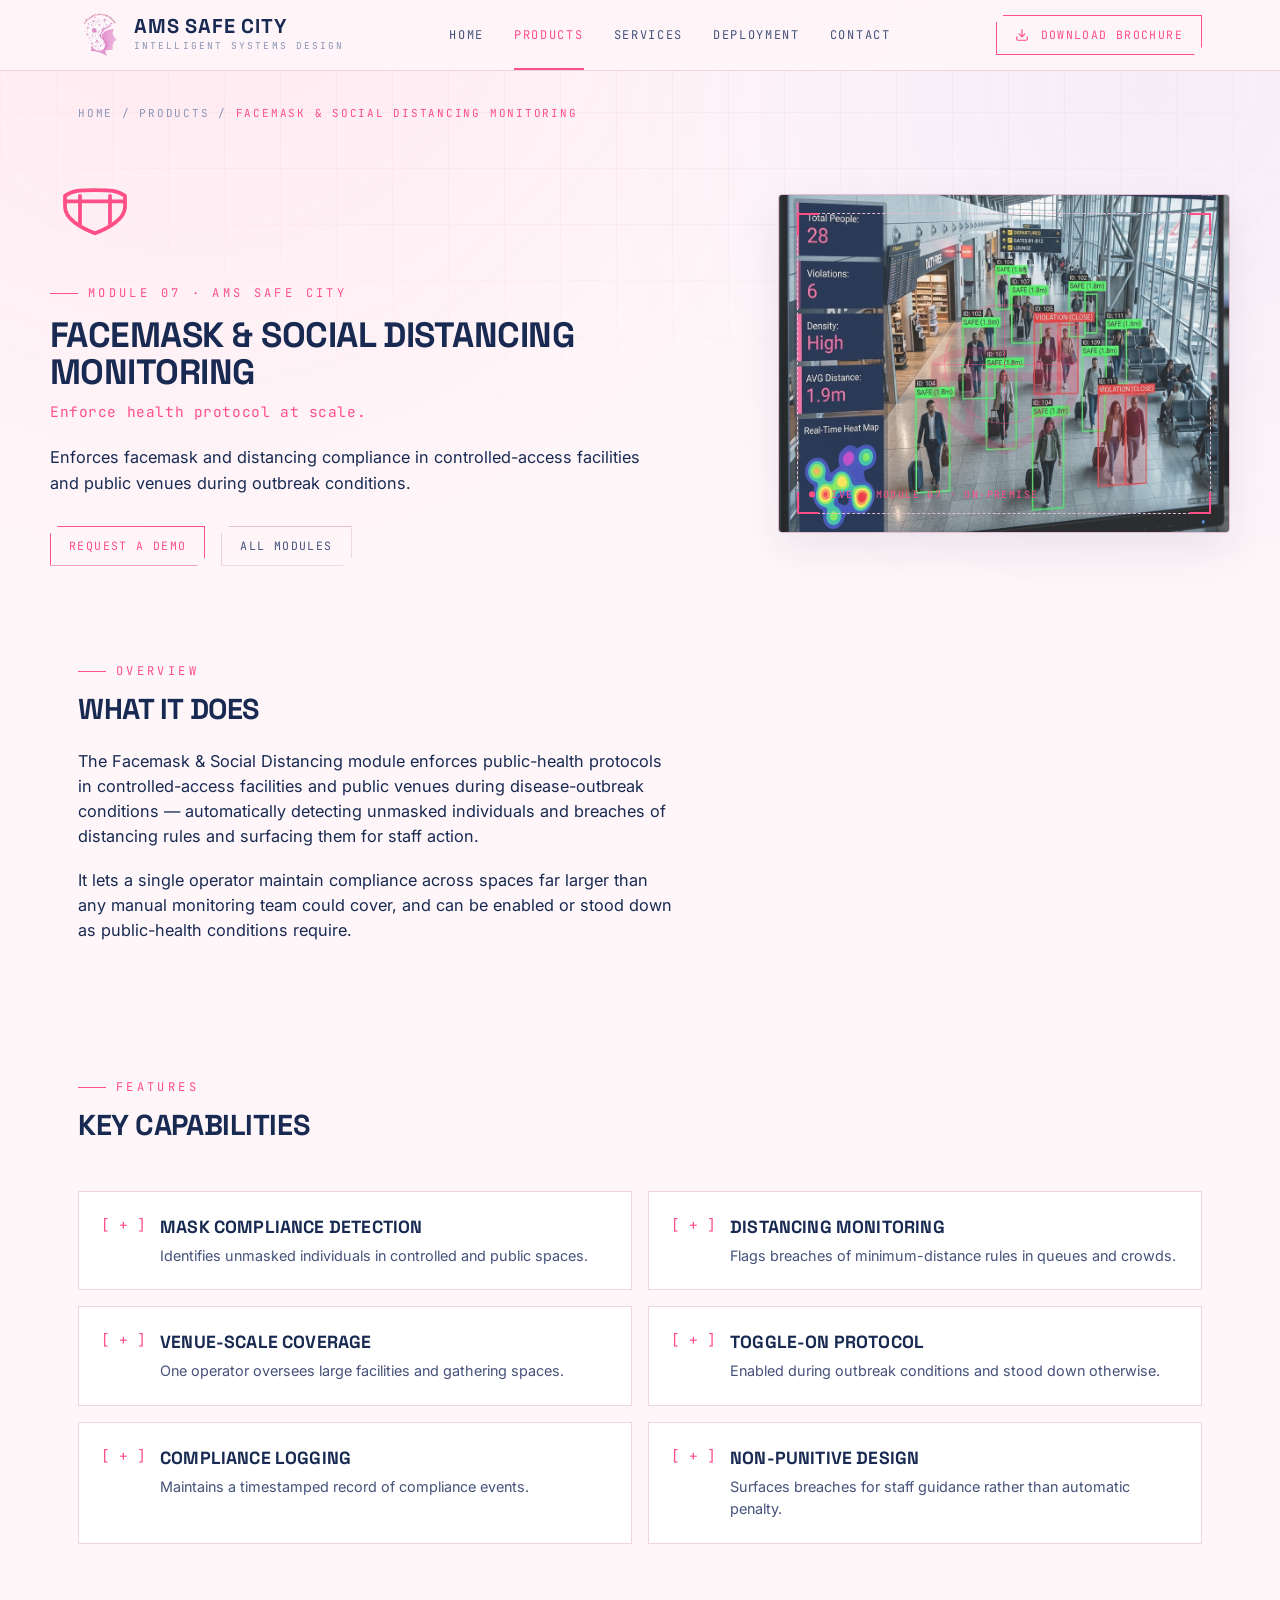
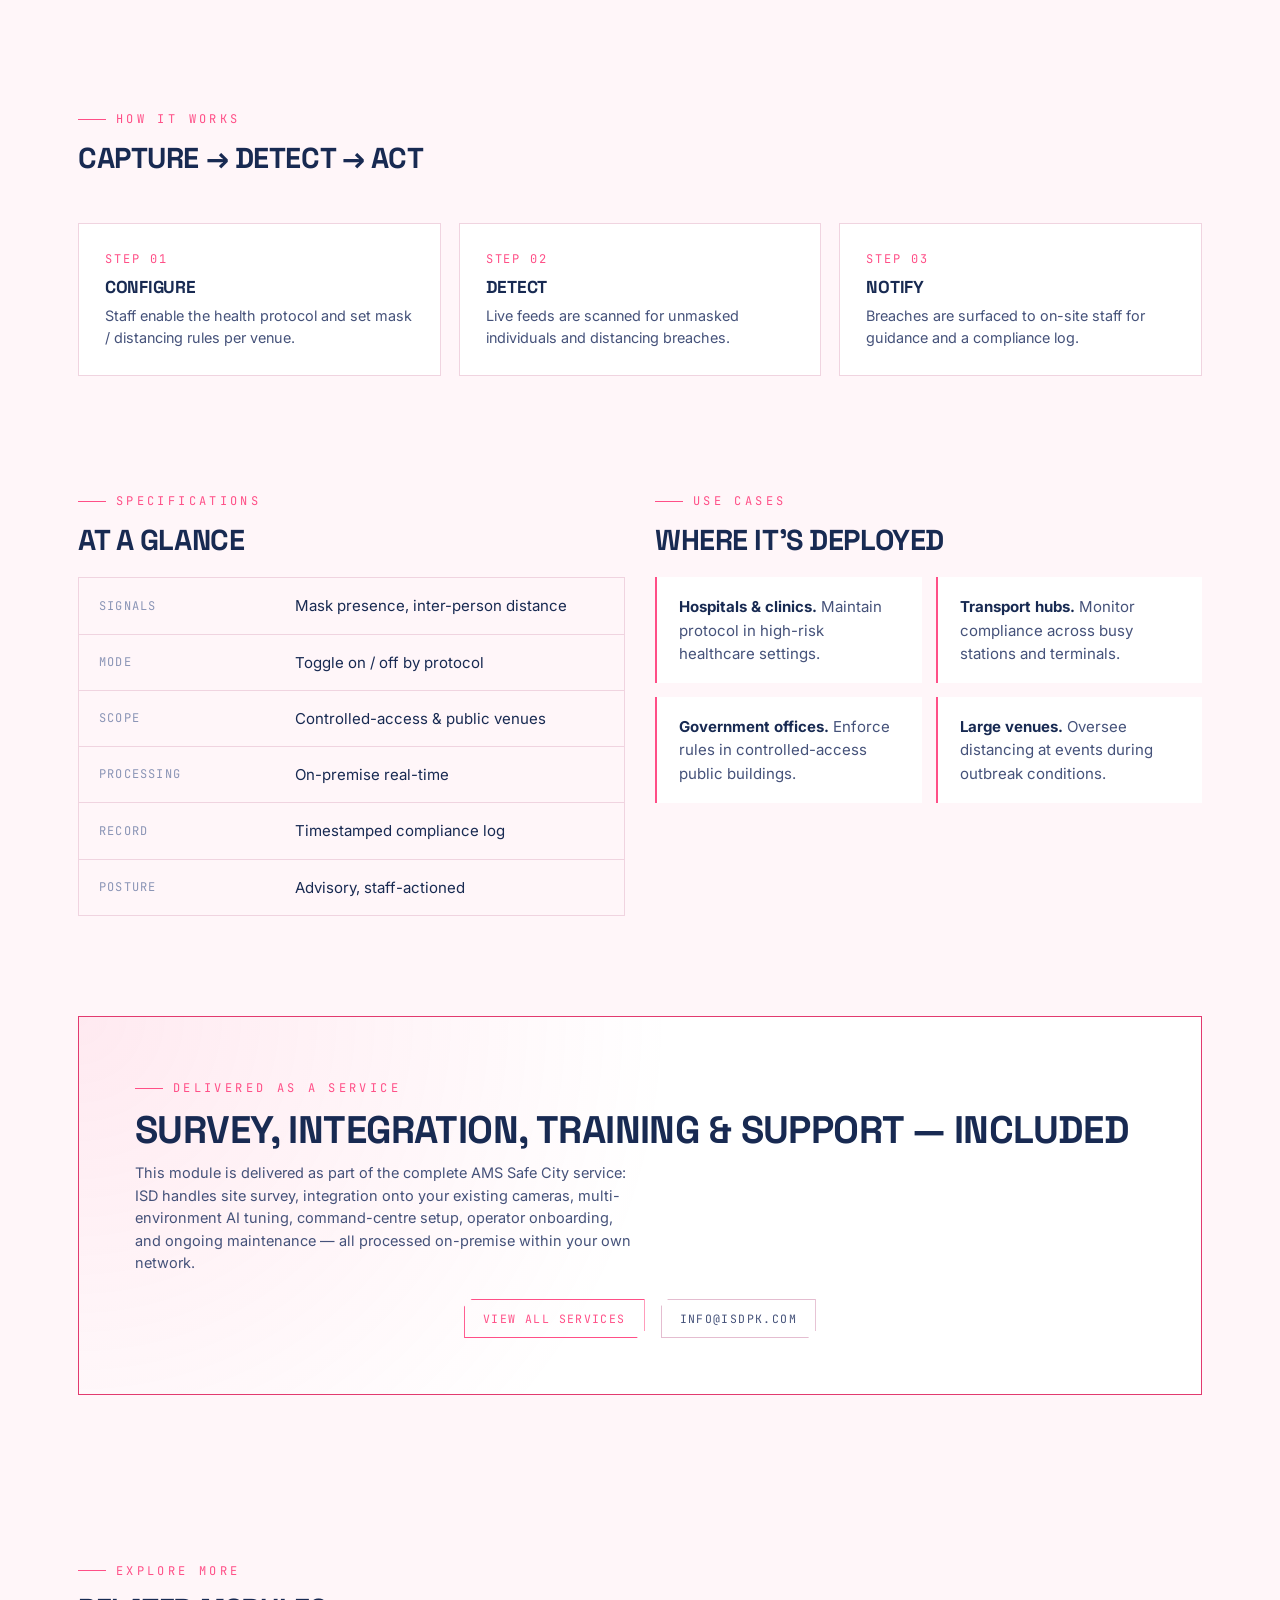
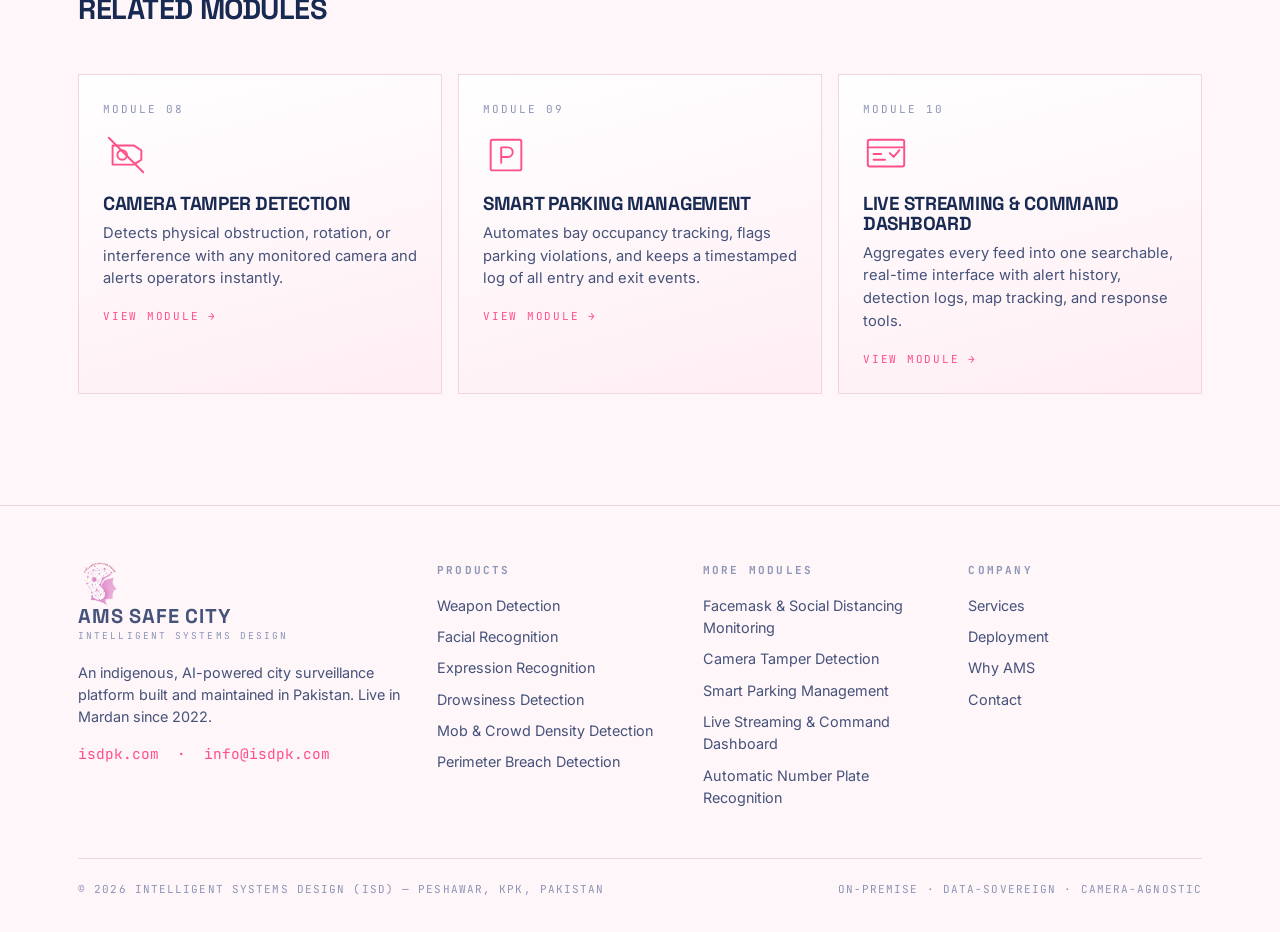
<file: products/health-compliance.html>
<!DOCTYPE html>
<html lang="en">
<head>
<meta charset="UTF-8">
<meta name="viewport" content="width=device-width, initial-scale=1.0">
<title>Facemask &amp; Social Distancing Monitoring — AMS Safe City | ISD Pakistan</title>
<meta name="description" content="Facemask &amp; Social Distancing Monitoring: Enforces facemask and distancing compliance in controlled-access facilities and public venues during outbreak conditions. Part of the AMS Safe City AI surveillance platform by Intelligent Systems Design.">
<link rel="preconnect" href="https://fonts.googleapis.com">
<link rel="preconnect" href="https://fonts.gstatic.com" crossorigin>
<link href="https://fonts.googleapis.com/css2?family=Space+Grotesk:wght@500;600;700&family=Inter:wght@400;500;600;700&family=JetBrains+Mono:wght@400;500&display=swap" rel="stylesheet">
<link rel="stylesheet" href="../assets/styles.css">
</head>
<body>
<header class="site-header">
  <div class="wrap nav">
    <a class="brand" href="../index.html">
      <img src="../assets/logo.png" alt="Intelligent Systems Design Logo" class="brand-logo">
      <span><b>AMS Safe City</b><small>Intelligent Systems Design</small></span>
    </a>
    <nav class="nav-links">
      <a href="../index.html">Home</a>
      <a href="../index.html#products" class="active">Products</a>
      <a href="../index.html#services">Services</a>
      <a href="../index.html#deployment">Deployment</a>
      <a href="../index.html#contact">Contact</a>
    </nav>
    <div class="nav-cta">
      <a class="btn" href="../assets/brochure.pdf" download="AMS_Safe_City_Brochure.pdf"><svg viewBox="0 0 24 24" width="14" height="14" stroke="currentColor" stroke-width="2" fill="none" stroke-linecap="round" stroke-linejoin="round" style="vertical-align:middle;margin-right:4px;"><path d="M21 15v4a2 2 0 0 1-2 2H5a2 2 0 0 1-2-2v-4"></path><polyline points="7 10 12 15 17 10"></polyline><line x1="12" y1="15" x2="12" y2="3"></line></svg> Download Brochure</a>
      <button class="menu-toggle" aria-label="Menu">&#9776;</button>
    </div>
  </div>
</header>
<main>
  <div class="wrap">
    <div class="breadcrumb reveal"><a href="../index.html">Home</a> / <a href="../index.html#products">Products</a> / <span>Facemask & Social Distancing Monitoring</span></div>
  </div>

  <!-- PRODUCT HERO -->
  <section class="prod-hero wrap">
    <div class="reveal">
      <div class="ic-big"><svg viewBox="0 0 48 48" fill="none" stroke="currentColor" stroke-width="2" stroke-linecap="round" stroke-linejoin="round"><path d="M8 18c4-3 8-3 16-3s12 0 16 3v6c0 6-8 11-16 14C16 35 8 30 8 24z"/><path d="M8 21h32M16 18v15M32 18v15"/></svg></div>
      <div class="eyebrow">Module 07 · AMS Safe City</div>
      <h1 style="margin:14px 0 0">Facemask & Social Distancing Monitoring</h1>
      <p class="mono" style="color:var(--green);letter-spacing:.04em;margin-top:10px">Enforce health protocol at scale.</p>
      <p class="lead" style="margin:22px 0 30px">Enforces facemask and distancing compliance in controlled-access facilities and public venues during outbreak conditions.</p>
      <div class="hero-actions">
        <a class="btn" href="../index.html#contact">Request a Demo</a>
        <a class="btn btn--ghost" href="../index.html#products">All Modules</a>
      </div>
    </div>
    <div class="prod-visual reveal">
      <img src="../assets/health_compliance.png" alt="Health Compliance Camera Feed" class="prod-img">
      
      <div class="scanline"></div>
      <div class="frame"></div>
      <div class="corner tl"></div><div class="corner tr"></div>
      <div class="corner bl"></div><div class="corner br"></div>
      <div class="ic-ghost"><svg viewBox="0 0 48 48" fill="none" stroke="currentColor" stroke-width="2" stroke-linecap="round" stroke-linejoin="round"><path d="M8 18c4-3 8-3 16-3s12 0 16 3v6c0 6-8 11-16 14C16 35 8 30 8 24z"/><path d="M8 21h32M16 18v15M32 18v15"/></svg></div>
      <div class="reticle"></div>
      <div class="tag-float">● LIVE · MODULE 07 · ON-PREMISE</div>
    </div>
  </section>

  <!-- OVERVIEW -->
  <section style="padding-top:30px">
    <div class="wrap">
      <div class="section-head reveal" style="margin-bottom:24px">
        <div class="eyebrow">Overview</div>
        <h2 style="margin-top:14px">What it does</h2>
      </div>
      <div class="reveal" style="max-width:74ch"><p class='lead' style='margin-bottom:18px'>The Facemask &amp; Social Distancing module enforces public-health protocols in controlled-access facilities and public venues during disease-outbreak conditions — automatically detecting unmasked individuals and breaches of distancing rules and surfacing them for staff action.</p><p class='lead' style='margin-bottom:18px'>It lets a single operator maintain compliance across spaces far larger than any manual monitoring team could cover, and can be enabled or stood down as public-health conditions require.</p></div>
    </div>
  </section>

  <!-- FEATURES -->
  <section style="padding-top:30px">
    <div class="wrap">
      <div class="section-head reveal"><div class="eyebrow">Features</div><h2 style="margin-top:14px">Key capabilities</h2></div>
      <div class="feature-list">
        <div class="feat reveal"><span class="chk">[ + ]</span><div><b>Mask compliance detection</b><p>Identifies unmasked individuals in controlled and public spaces.</p></div></div>
        <div class="feat reveal"><span class="chk">[ + ]</span><div><b>Distancing monitoring</b><p>Flags breaches of minimum-distance rules in queues and crowds.</p></div></div>
        <div class="feat reveal"><span class="chk">[ + ]</span><div><b>Venue-scale coverage</b><p>One operator oversees large facilities and gathering spaces.</p></div></div>
        <div class="feat reveal"><span class="chk">[ + ]</span><div><b>Toggle-on protocol</b><p>Enabled during outbreak conditions and stood down otherwise.</p></div></div>
        <div class="feat reveal"><span class="chk">[ + ]</span><div><b>Compliance logging</b><p>Maintains a timestamped record of compliance events.</p></div></div>
        <div class="feat reveal"><span class="chk">[ + ]</span><div><b>Non-punitive design</b><p>Surfaces breaches for staff guidance rather than automatic penalty.</p></div></div></div>
    </div>
  </section>

  <!-- HOW IT WORKS -->
  <section>
    <div class="wrap">
      <div class="section-head reveal"><div class="eyebrow">How it works</div><h2 style="margin-top:14px">Capture → detect → act</h2></div>
      <div class="howit">
        <div class="step reveal"><div class="sn">STEP 01</div><h4>Configure</h4><p>Staff enable the health protocol and set mask / distancing rules per venue.</p></div>
        <div class="step reveal"><div class="sn">STEP 02</div><h4>Detect</h4><p>Live feeds are scanned for unmasked individuals and distancing breaches.</p></div>
        <div class="step reveal"><div class="sn">STEP 03</div><h4>Notify</h4><p>Breaches are surfaced to on-site staff for guidance and a compliance log.</p></div></div>
    </div>
  </section>

  <!-- SPECS -->
  <section style="padding-top:30px">
    <div class="wrap">
      <div class="split" style="align-items:start">
        <div class="reveal">
          <div class="eyebrow">Specifications</div>
          <h2 style="margin:14px 0 22px">At a glance</h2>
          <table class="spec-table"><tr><td>Signals</td><td>Mask presence, inter-person distance</td></tr><tr><td>Mode</td><td>Toggle on / off by protocol</td></tr><tr><td>Scope</td><td>Controlled-access &amp; public venues</td></tr><tr><td>Processing</td><td>On-premise real-time</td></tr><tr><td>Record</td><td>Timestamped compliance log</td></tr><tr><td>Posture</td><td>Advisory, staff-actioned</td></tr></table>
        </div>
        <div class="reveal">
          <div class="eyebrow">Use cases</div>
          <h2 style="margin:14px 0 22px">Where it's deployed</h2>
          <ul class="usecases"><li class="reveal"><b>Hospitals &amp; clinics.</b> Maintain protocol in high-risk healthcare settings.</li><li class="reveal"><b>Transport hubs.</b> Monitor compliance across busy stations and terminals.</li><li class="reveal"><b>Government offices.</b> Enforce rules in controlled-access public buildings.</li><li class="reveal"><b>Large venues.</b> Oversee distancing at events during outbreak conditions.</li></ul>
        </div>
      </div>
    </div>
  </section>

  <!-- SERVICES NOTE -->
  <section style="padding-top:20px">
    <div class="wrap">
      <div class="cta-band reveal" style="text-align:left">
        <div class="eyebrow">Delivered as a service</div>
        <h2 style="margin:12px 0 12px;font-size:clamp(1.6rem,3vw,2.4rem)">Survey, integration, training &amp; support — included</h2>
        <p style="margin:0 0 24px">This module is delivered as part of the complete AMS Safe City service: ISD handles site survey, integration onto your existing cameras, multi-environment AI tuning, command-centre setup, operator onboarding, and ongoing maintenance — all processed on-premise within your own network.</p>
        <div class="hero-actions">
          <a class="btn" href="../index.html#services">View All Services</a>
          <a class="btn btn--ghost" href="mailto:info@isdpk.com">info@isdpk.com</a>
        </div>
      </div>
    </div>
  </section>

  <!-- RELATED -->
  <section>
    <div class="wrap">
      <div class="section-head reveal"><div class="eyebrow">Explore more</div><h2 style="margin-top:14px">Related modules</h2></div>
      <div class="related">
      <a class="pcard reveal" href="camera-tamper.html">
        <div class="idx">MODULE 08</div>
        <div class="ic"><svg viewBox="0 0 48 48" fill="none" stroke="currentColor" stroke-width="2" stroke-linecap="round" stroke-linejoin="round"><path d="M10 14h22l8 5v10l-8 5H10z"/><circle cx="20" cy="24" r="5"/><path d="M6 6l36 36"/></svg></div>
        <h3>Camera Tamper Detection</h3>
        <p>Detects physical obstruction, rotation, or interference with any monitored camera and alerts operators instantly.</p>
        <span class="go">View module &rarr;</span>
      </a>
      <a class="pcard reveal" href="smart-parking.html">
        <div class="idx">MODULE 09</div>
        <div class="ic"><svg viewBox="0 0 48 48" fill="none" stroke="currentColor" stroke-width="2" stroke-linecap="round" stroke-linejoin="round"><rect x="8" y="8" width="32" height="32" rx="2"/><path d="M19 32V16h7a5 5 0 010 10h-7"/></svg></div>
        <h3>Smart Parking Management</h3>
        <p>Automates bay occupancy tracking, flags parking violations, and keeps a timestamped log of all entry and exit events.</p>
        <span class="go">View module &rarr;</span>
      </a>
      <a class="pcard reveal" href="command-dashboard.html">
        <div class="idx">MODULE 10</div>
        <div class="ic"><svg viewBox="0 0 48 48" fill="none" stroke="currentColor" stroke-width="2" stroke-linecap="round" stroke-linejoin="round"><rect x="5" y="8" width="38" height="28" rx="2"/><path d="M5 16h38M11 23h8M11 29h12M28 22l4 4 6-7"/></svg></div>
        <h3>Live Streaming & Command Dashboard</h3>
        <p>Aggregates every feed into one searchable, real-time interface with alert history, detection logs, map tracking, and response tools.</p>
        <span class="go">View module &rarr;</span>
      </a></div>
    </div>
  </section>
</main>
<footer class="site-footer">
  <div class="wrap">
    <div class="foot-grid">
      <div>
        <a class="brand" href="../index.html" style="margin-bottom:18px">
          <img src="../assets/logo.png" alt="Intelligent Systems Design Logo" class="brand-logo">
          <span><b>AMS Safe City</b><small>Intelligent Systems Design</small></span>
        </a>
        <p>An indigenous, AI-powered city surveillance platform built and maintained in Pakistan. Live in Mardan since 2022.</p>
        <p class="mono" style="color:var(--green);margin-top:14px">isdpk.com &nbsp;·&nbsp; info@isdpk.com</p>
      </div>
      <div><h5>Products</h5><a href="../products/weapon-detection.html">Weapon Detection</a><a href="../products/facial-recognition.html">Facial Recognition</a><a href="../products/expression-recognition.html">Expression Recognition</a><a href="../products/drowsiness-detection.html">Drowsiness Detection</a><a href="../products/mob-crowd-detection.html">Mob & Crowd Density Detection</a><a href="../products/perimeter-breach.html">Perimeter Breach Detection</a></div>
      <div><h5>More Modules</h5><a href="../products/health-compliance.html">Facemask & Social Distancing Monitoring</a><a href="../products/camera-tamper.html">Camera Tamper Detection</a><a href="../products/smart-parking.html">Smart Parking Management</a><a href="../products/command-dashboard.html">Live Streaming & Command Dashboard</a><a href="../products/anpr.html">Automatic Number Plate Recognition</a></div>
      <div>
        <h5>Company</h5>
        <a href="../index.html#services">Services</a>
        <a href="../index.html#deployment">Deployment</a>
        <a href="../index.html#why">Why AMS</a>
        <a href="../index.html#contact">Contact</a>
      </div>
    </div>
    <div class="foot-bottom">
      <span>© 2026 Intelligent Systems Design (ISD) — Peshawar, KPK, Pakistan</span>
      <span>On-Premise · Data-Sovereign · Camera-Agnostic</span>
    </div>
  </div>
</footer>
<script src="../assets/app.js"></script>
</body>
</html>
</file>
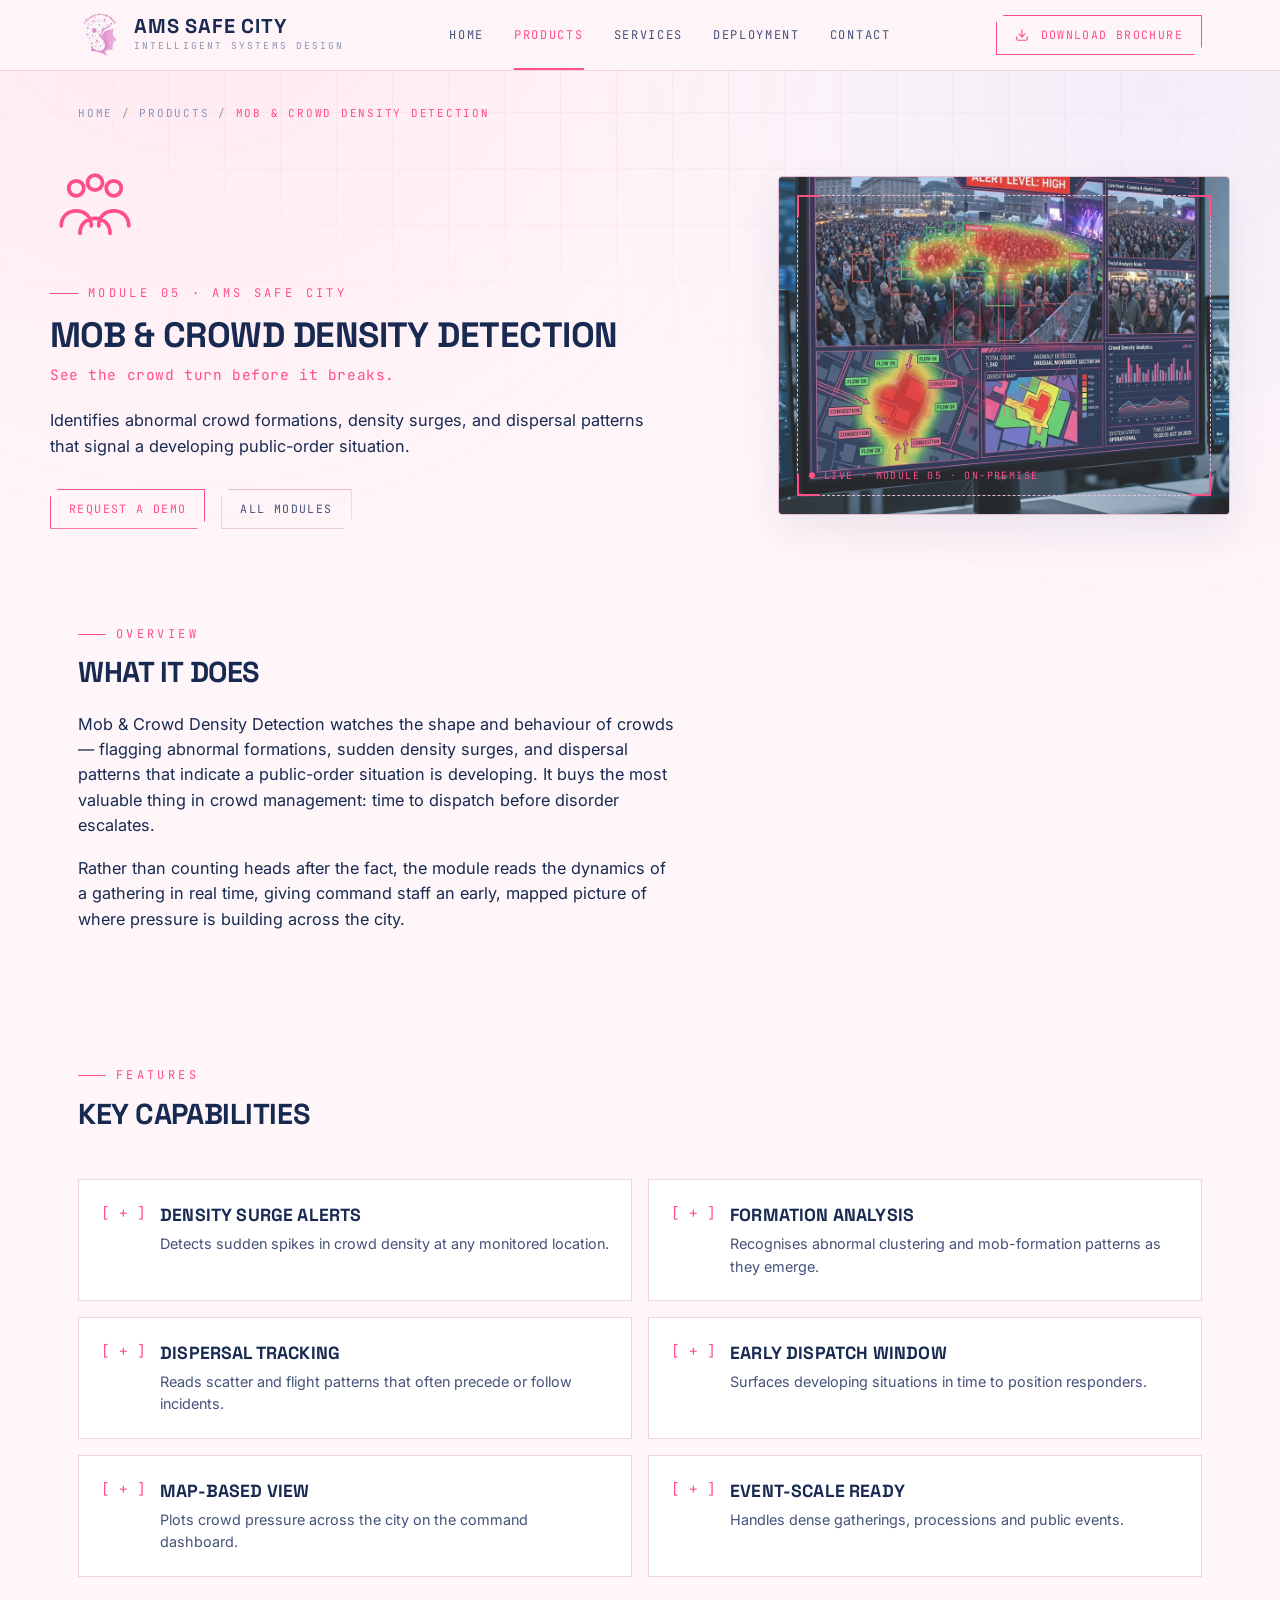
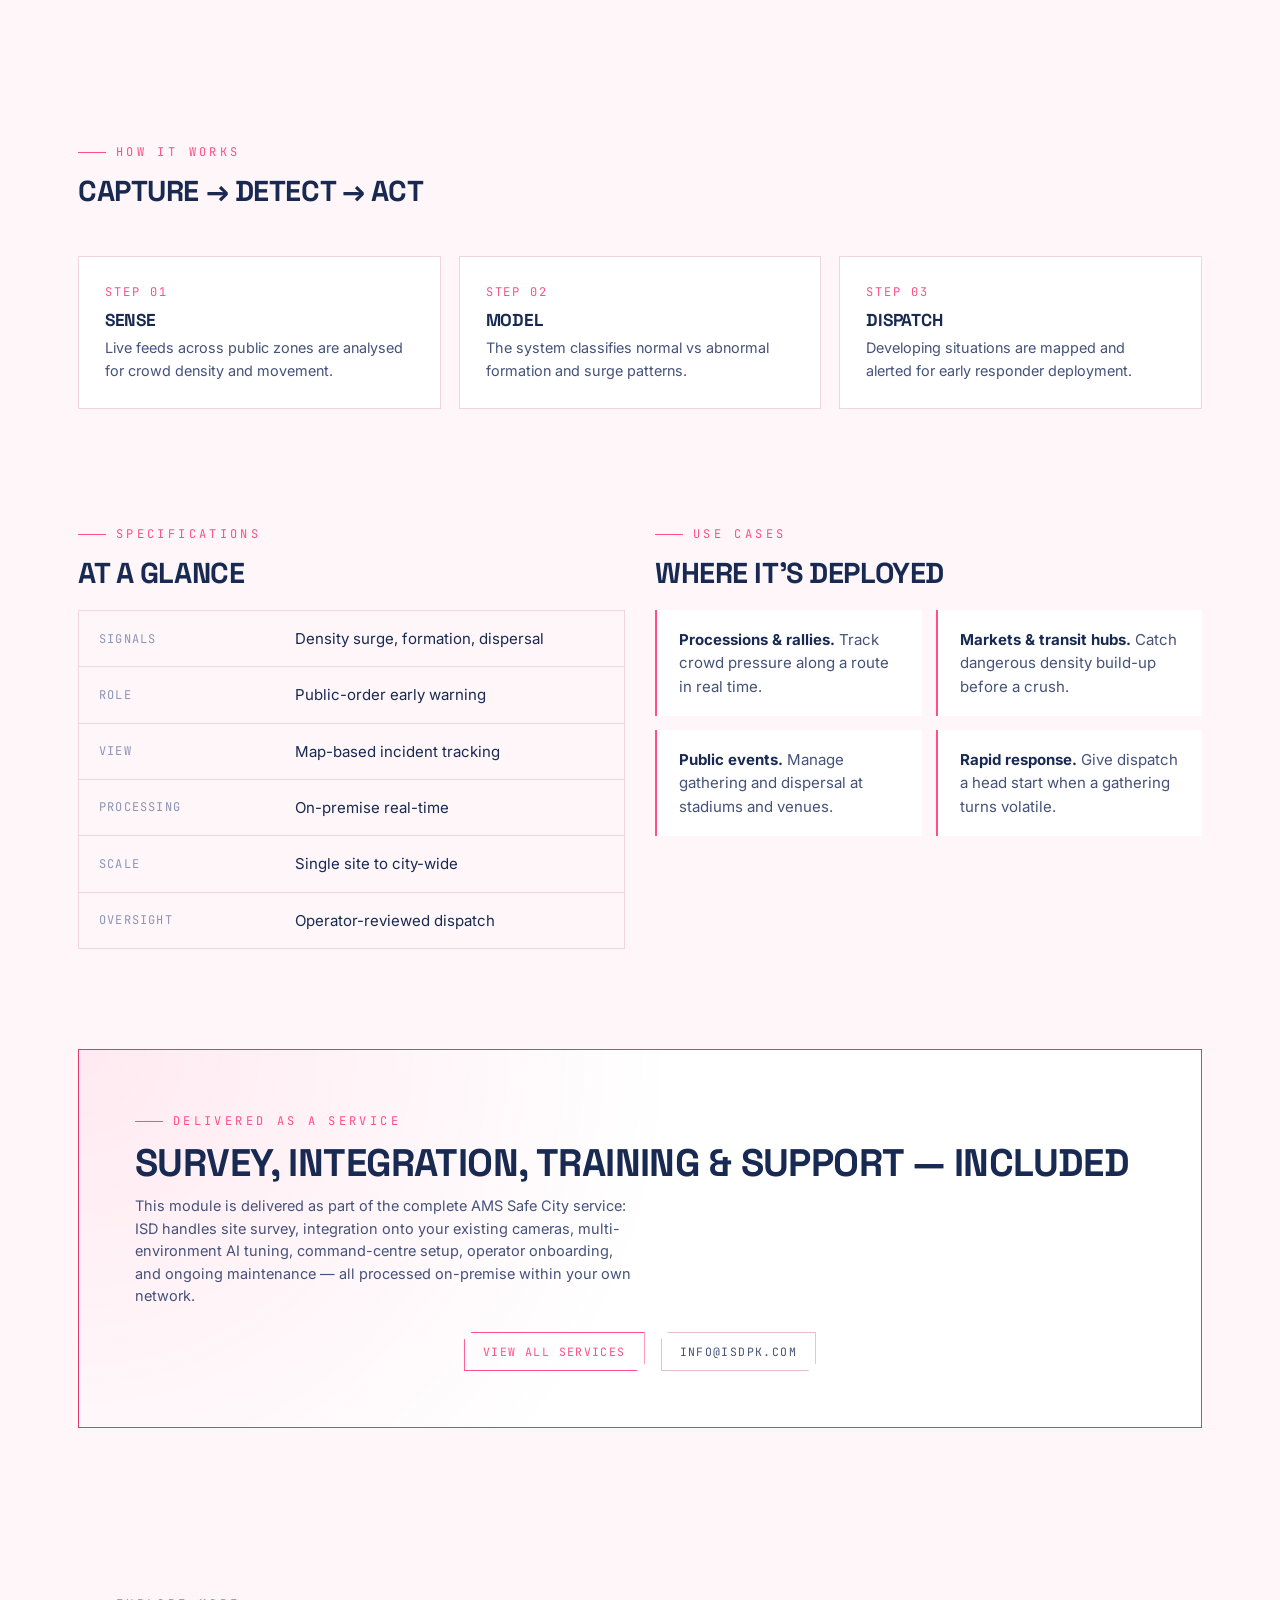
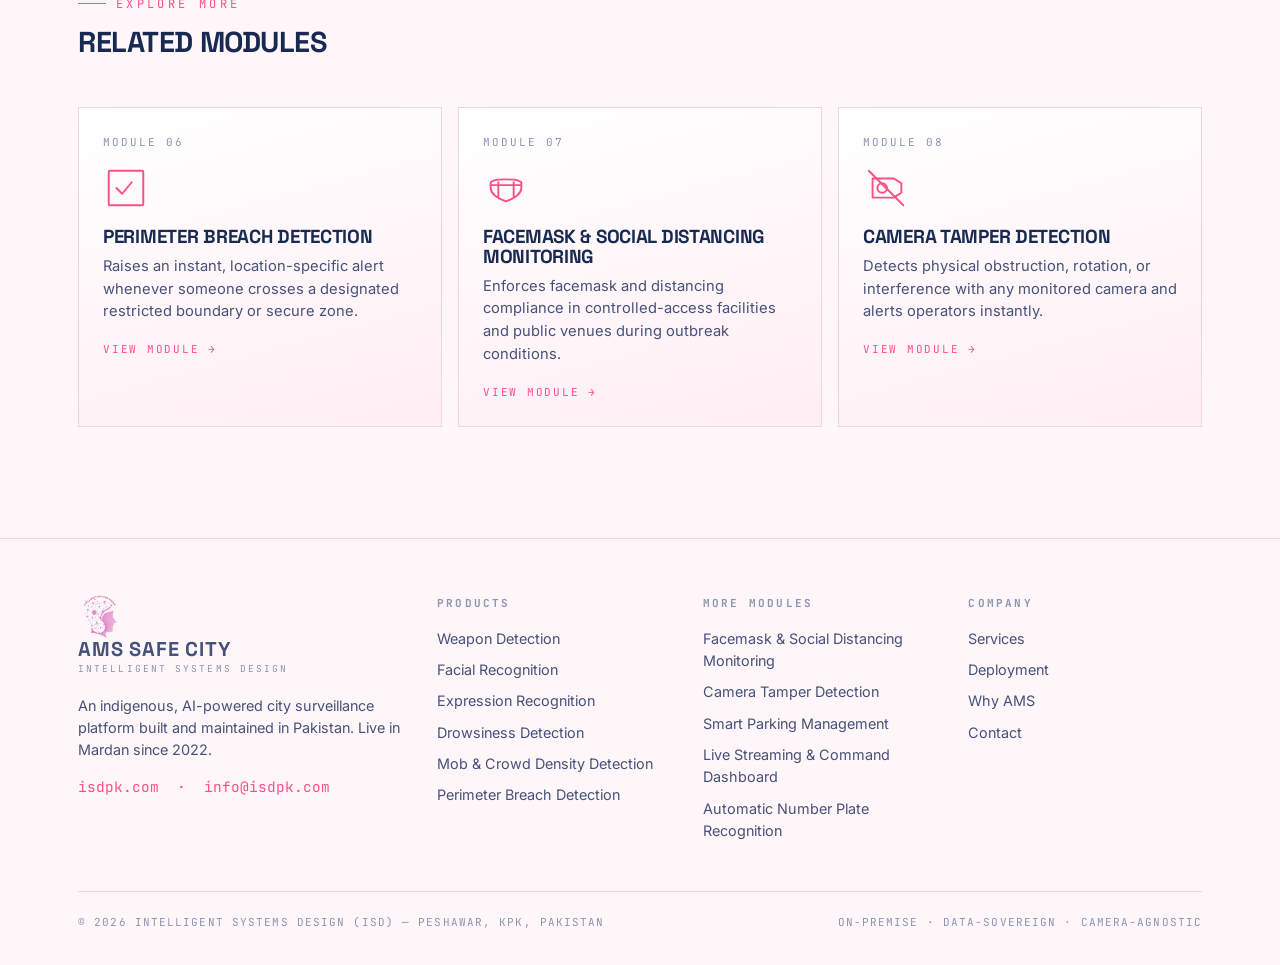
<file: products/mob-crowd-detection.html>
<!DOCTYPE html>
<html lang="en">
<head>
<meta charset="UTF-8">
<meta name="viewport" content="width=device-width, initial-scale=1.0">
<title>Mob &amp; Crowd Density Detection — AMS Safe City | ISD Pakistan</title>
<meta name="description" content="Mob &amp; Crowd Density Detection: Identifies abnormal crowd formations, density surges, and dispersal patterns that signal a developing public-order situation. Part of the AMS Safe City AI surveillance platform by Intelligent Systems Design.">
<link rel="preconnect" href="https://fonts.googleapis.com">
<link rel="preconnect" href="https://fonts.gstatic.com" crossorigin>
<link href="https://fonts.googleapis.com/css2?family=Space+Grotesk:wght@500;600;700&family=Inter:wght@400;500;600;700&family=JetBrains+Mono:wght@400;500&display=swap" rel="stylesheet">
<link rel="stylesheet" href="../assets/styles.css">
</head>
<body>
<header class="site-header">
  <div class="wrap nav">
    <a class="brand" href="../index.html">
      <img src="../assets/logo.png" alt="Intelligent Systems Design Logo" class="brand-logo">
      <span><b>AMS Safe City</b><small>Intelligent Systems Design</small></span>
    </a>
    <nav class="nav-links">
      <a href="../index.html">Home</a>
      <a href="../index.html#products" class="active">Products</a>
      <a href="../index.html#services">Services</a>
      <a href="../index.html#deployment">Deployment</a>
      <a href="../index.html#contact">Contact</a>
    </nav>
    <div class="nav-cta">
      <a class="btn" href="../assets/brochure.pdf" download="AMS_Safe_City_Brochure.pdf"><svg viewBox="0 0 24 24" width="14" height="14" stroke="currentColor" stroke-width="2" fill="none" stroke-linecap="round" stroke-linejoin="round" style="vertical-align:middle;margin-right:4px;"><path d="M21 15v4a2 2 0 0 1-2 2H5a2 2 0 0 1-2-2v-4"></path><polyline points="7 10 12 15 17 10"></polyline><line x1="12" y1="15" x2="12" y2="3"></line></svg> Download Brochure</a>
      <button class="menu-toggle" aria-label="Menu">&#9776;</button>
    </div>
  </div>
</header>
<main>
  <div class="wrap">
    <div class="breadcrumb reveal"><a href="../index.html">Home</a> / <a href="../index.html#products">Products</a> / <span>Mob & Crowd Density Detection</span></div>
  </div>

  <!-- PRODUCT HERO -->
  <section class="prod-hero wrap">
    <div class="reveal">
      <div class="ic-big"><svg viewBox="0 0 48 48" fill="none" stroke="currentColor" stroke-width="2" stroke-linecap="round" stroke-linejoin="round"><circle cx="14" cy="14" r="4"/><circle cx="34" cy="14" r="4"/><circle cx="24" cy="11" r="4"/><path d="M6 34c0-5 3.5-8 8-8s8 3 8 8M26 34c0-5 3.5-8 8-8s8 3 8 8M16 38c0-5 3.5-8 8-8s8 3 8 8"/></svg></div>
      <div class="eyebrow">Module 05 · AMS Safe City</div>
      <h1 style="margin:14px 0 0">Mob & Crowd Density Detection</h1>
      <p class="mono" style="color:var(--green);letter-spacing:.04em;margin-top:10px">See the crowd turn before it breaks.</p>
      <p class="lead" style="margin:22px 0 30px">Identifies abnormal crowd formations, density surges, and dispersal patterns that signal a developing public-order situation.</p>
      <div class="hero-actions">
        <a class="btn" href="../index.html#contact">Request a Demo</a>
        <a class="btn btn--ghost" href="../index.html#products">All Modules</a>
      </div>
    </div>
    <div class="prod-visual reveal">
      <img src="../assets/mob_crowd_detection.png" alt="Mob Crowd Detection Camera Feed" class="prod-img">
      
      <div class="scanline"></div>
      <div class="frame"></div>
      <div class="corner tl"></div><div class="corner tr"></div>
      <div class="corner bl"></div><div class="corner br"></div>
      <div class="ic-ghost"><svg viewBox="0 0 48 48" fill="none" stroke="currentColor" stroke-width="2" stroke-linecap="round" stroke-linejoin="round"><circle cx="14" cy="14" r="4"/><circle cx="34" cy="14" r="4"/><circle cx="24" cy="11" r="4"/><path d="M6 34c0-5 3.5-8 8-8s8 3 8 8M26 34c0-5 3.5-8 8-8s8 3 8 8M16 38c0-5 3.5-8 8-8s8 3 8 8"/></svg></div>
      <div class="reticle"></div>
      <div class="tag-float">● LIVE · MODULE 05 · ON-PREMISE</div>
    </div>
  </section>

  <!-- OVERVIEW -->
  <section style="padding-top:30px">
    <div class="wrap">
      <div class="section-head reveal" style="margin-bottom:24px">
        <div class="eyebrow">Overview</div>
        <h2 style="margin-top:14px">What it does</h2>
      </div>
      <div class="reveal" style="max-width:74ch"><p class='lead' style='margin-bottom:18px'>Mob &amp; Crowd Density Detection watches the shape and behaviour of crowds — flagging abnormal formations, sudden density surges, and dispersal patterns that indicate a public-order situation is developing. It buys the most valuable thing in crowd management: time to dispatch before disorder escalates.</p><p class='lead' style='margin-bottom:18px'>Rather than counting heads after the fact, the module reads the dynamics of a gathering in real time, giving command staff an early, mapped picture of where pressure is building across the city.</p></div>
    </div>
  </section>

  <!-- FEATURES -->
  <section style="padding-top:30px">
    <div class="wrap">
      <div class="section-head reveal"><div class="eyebrow">Features</div><h2 style="margin-top:14px">Key capabilities</h2></div>
      <div class="feature-list">
        <div class="feat reveal"><span class="chk">[ + ]</span><div><b>Density surge alerts</b><p>Detects sudden spikes in crowd density at any monitored location.</p></div></div>
        <div class="feat reveal"><span class="chk">[ + ]</span><div><b>Formation analysis</b><p>Recognises abnormal clustering and mob-formation patterns as they emerge.</p></div></div>
        <div class="feat reveal"><span class="chk">[ + ]</span><div><b>Dispersal tracking</b><p>Reads scatter and flight patterns that often precede or follow incidents.</p></div></div>
        <div class="feat reveal"><span class="chk">[ + ]</span><div><b>Early dispatch window</b><p>Surfaces developing situations in time to position responders.</p></div></div>
        <div class="feat reveal"><span class="chk">[ + ]</span><div><b>Map-based view</b><p>Plots crowd pressure across the city on the command dashboard.</p></div></div>
        <div class="feat reveal"><span class="chk">[ + ]</span><div><b>Event-scale ready</b><p>Handles dense gatherings, processions and public events.</p></div></div></div>
    </div>
  </section>

  <!-- HOW IT WORKS -->
  <section>
    <div class="wrap">
      <div class="section-head reveal"><div class="eyebrow">How it works</div><h2 style="margin-top:14px">Capture → detect → act</h2></div>
      <div class="howit">
        <div class="step reveal"><div class="sn">STEP 01</div><h4>Sense</h4><p>Live feeds across public zones are analysed for crowd density and movement.</p></div>
        <div class="step reveal"><div class="sn">STEP 02</div><h4>Model</h4><p>The system classifies normal vs abnormal formation and surge patterns.</p></div>
        <div class="step reveal"><div class="sn">STEP 03</div><h4>Dispatch</h4><p>Developing situations are mapped and alerted for early responder deployment.</p></div></div>
    </div>
  </section>

  <!-- SPECS -->
  <section style="padding-top:30px">
    <div class="wrap">
      <div class="split" style="align-items:start">
        <div class="reveal">
          <div class="eyebrow">Specifications</div>
          <h2 style="margin:14px 0 22px">At a glance</h2>
          <table class="spec-table"><tr><td>Signals</td><td>Density surge, formation, dispersal</td></tr><tr><td>Role</td><td>Public-order early warning</td></tr><tr><td>View</td><td>Map-based incident tracking</td></tr><tr><td>Processing</td><td>On-premise real-time</td></tr><tr><td>Scale</td><td>Single site to city-wide</td></tr><tr><td>Oversight</td><td>Operator-reviewed dispatch</td></tr></table>
        </div>
        <div class="reveal">
          <div class="eyebrow">Use cases</div>
          <h2 style="margin:14px 0 22px">Where it's deployed</h2>
          <ul class="usecases"><li class="reveal"><b>Processions &amp; rallies.</b> Track crowd pressure along a route in real time.</li><li class="reveal"><b>Markets &amp; transit hubs.</b> Catch dangerous density build-up before a crush.</li><li class="reveal"><b>Public events.</b> Manage gathering and dispersal at stadiums and venues.</li><li class="reveal"><b>Rapid response.</b> Give dispatch a head start when a gathering turns volatile.</li></ul>
        </div>
      </div>
    </div>
  </section>

  <!-- SERVICES NOTE -->
  <section style="padding-top:20px">
    <div class="wrap">
      <div class="cta-band reveal" style="text-align:left">
        <div class="eyebrow">Delivered as a service</div>
        <h2 style="margin:12px 0 12px;font-size:clamp(1.6rem,3vw,2.4rem)">Survey, integration, training &amp; support — included</h2>
        <p style="margin:0 0 24px">This module is delivered as part of the complete AMS Safe City service: ISD handles site survey, integration onto your existing cameras, multi-environment AI tuning, command-centre setup, operator onboarding, and ongoing maintenance — all processed on-premise within your own network.</p>
        <div class="hero-actions">
          <a class="btn" href="../index.html#services">View All Services</a>
          <a class="btn btn--ghost" href="mailto:info@isdpk.com">info@isdpk.com</a>
        </div>
      </div>
    </div>
  </section>

  <!-- RELATED -->
  <section>
    <div class="wrap">
      <div class="section-head reveal"><div class="eyebrow">Explore more</div><h2 style="margin-top:14px">Related modules</h2></div>
      <div class="related">
      <a class="pcard reveal" href="perimeter-breach.html">
        <div class="idx">MODULE 06</div>
        <div class="ic"><svg viewBox="0 0 48 48" fill="none" stroke="currentColor" stroke-width="2" stroke-linecap="round" stroke-linejoin="round"><rect x="6" y="6" width="36" height="36" rx="1" stroke-dasharray="5 4"/><path d="M30 18l-10 12-6-6"/></svg></div>
        <h3>Perimeter Breach Detection</h3>
        <p>Raises an instant, location-specific alert whenever someone crosses a designated restricted boundary or secure zone.</p>
        <span class="go">View module &rarr;</span>
      </a>
      <a class="pcard reveal" href="health-compliance.html">
        <div class="idx">MODULE 07</div>
        <div class="ic"><svg viewBox="0 0 48 48" fill="none" stroke="currentColor" stroke-width="2" stroke-linecap="round" stroke-linejoin="round"><path d="M8 18c4-3 8-3 16-3s12 0 16 3v6c0 6-8 11-16 14C16 35 8 30 8 24z"/><path d="M8 21h32M16 18v15M32 18v15"/></svg></div>
        <h3>Facemask & Social Distancing Monitoring</h3>
        <p>Enforces facemask and distancing compliance in controlled-access facilities and public venues during outbreak conditions.</p>
        <span class="go">View module &rarr;</span>
      </a>
      <a class="pcard reveal" href="camera-tamper.html">
        <div class="idx">MODULE 08</div>
        <div class="ic"><svg viewBox="0 0 48 48" fill="none" stroke="currentColor" stroke-width="2" stroke-linecap="round" stroke-linejoin="round"><path d="M10 14h22l8 5v10l-8 5H10z"/><circle cx="20" cy="24" r="5"/><path d="M6 6l36 36"/></svg></div>
        <h3>Camera Tamper Detection</h3>
        <p>Detects physical obstruction, rotation, or interference with any monitored camera and alerts operators instantly.</p>
        <span class="go">View module &rarr;</span>
      </a></div>
    </div>
  </section>
</main>
<footer class="site-footer">
  <div class="wrap">
    <div class="foot-grid">
      <div>
        <a class="brand" href="../index.html" style="margin-bottom:18px">
          <img src="../assets/logo.png" alt="Intelligent Systems Design Logo" class="brand-logo">
          <span><b>AMS Safe City</b><small>Intelligent Systems Design</small></span>
        </a>
        <p>An indigenous, AI-powered city surveillance platform built and maintained in Pakistan. Live in Mardan since 2022.</p>
        <p class="mono" style="color:var(--green);margin-top:14px">isdpk.com &nbsp;·&nbsp; info@isdpk.com</p>
      </div>
      <div><h5>Products</h5><a href="../products/weapon-detection.html">Weapon Detection</a><a href="../products/facial-recognition.html">Facial Recognition</a><a href="../products/expression-recognition.html">Expression Recognition</a><a href="../products/drowsiness-detection.html">Drowsiness Detection</a><a href="../products/mob-crowd-detection.html">Mob & Crowd Density Detection</a><a href="../products/perimeter-breach.html">Perimeter Breach Detection</a></div>
      <div><h5>More Modules</h5><a href="../products/health-compliance.html">Facemask & Social Distancing Monitoring</a><a href="../products/camera-tamper.html">Camera Tamper Detection</a><a href="../products/smart-parking.html">Smart Parking Management</a><a href="../products/command-dashboard.html">Live Streaming & Command Dashboard</a><a href="../products/anpr.html">Automatic Number Plate Recognition</a></div>
      <div>
        <h5>Company</h5>
        <a href="../index.html#services">Services</a>
        <a href="../index.html#deployment">Deployment</a>
        <a href="../index.html#why">Why AMS</a>
        <a href="../index.html#contact">Contact</a>
      </div>
    </div>
    <div class="foot-bottom">
      <span>© 2026 Intelligent Systems Design (ISD) — Peshawar, KPK, Pakistan</span>
      <span>On-Premise · Data-Sovereign · Camera-Agnostic</span>
    </div>
  </div>
</footer>
<script src="../assets/app.js"></script>
</body>
</html>
</file>
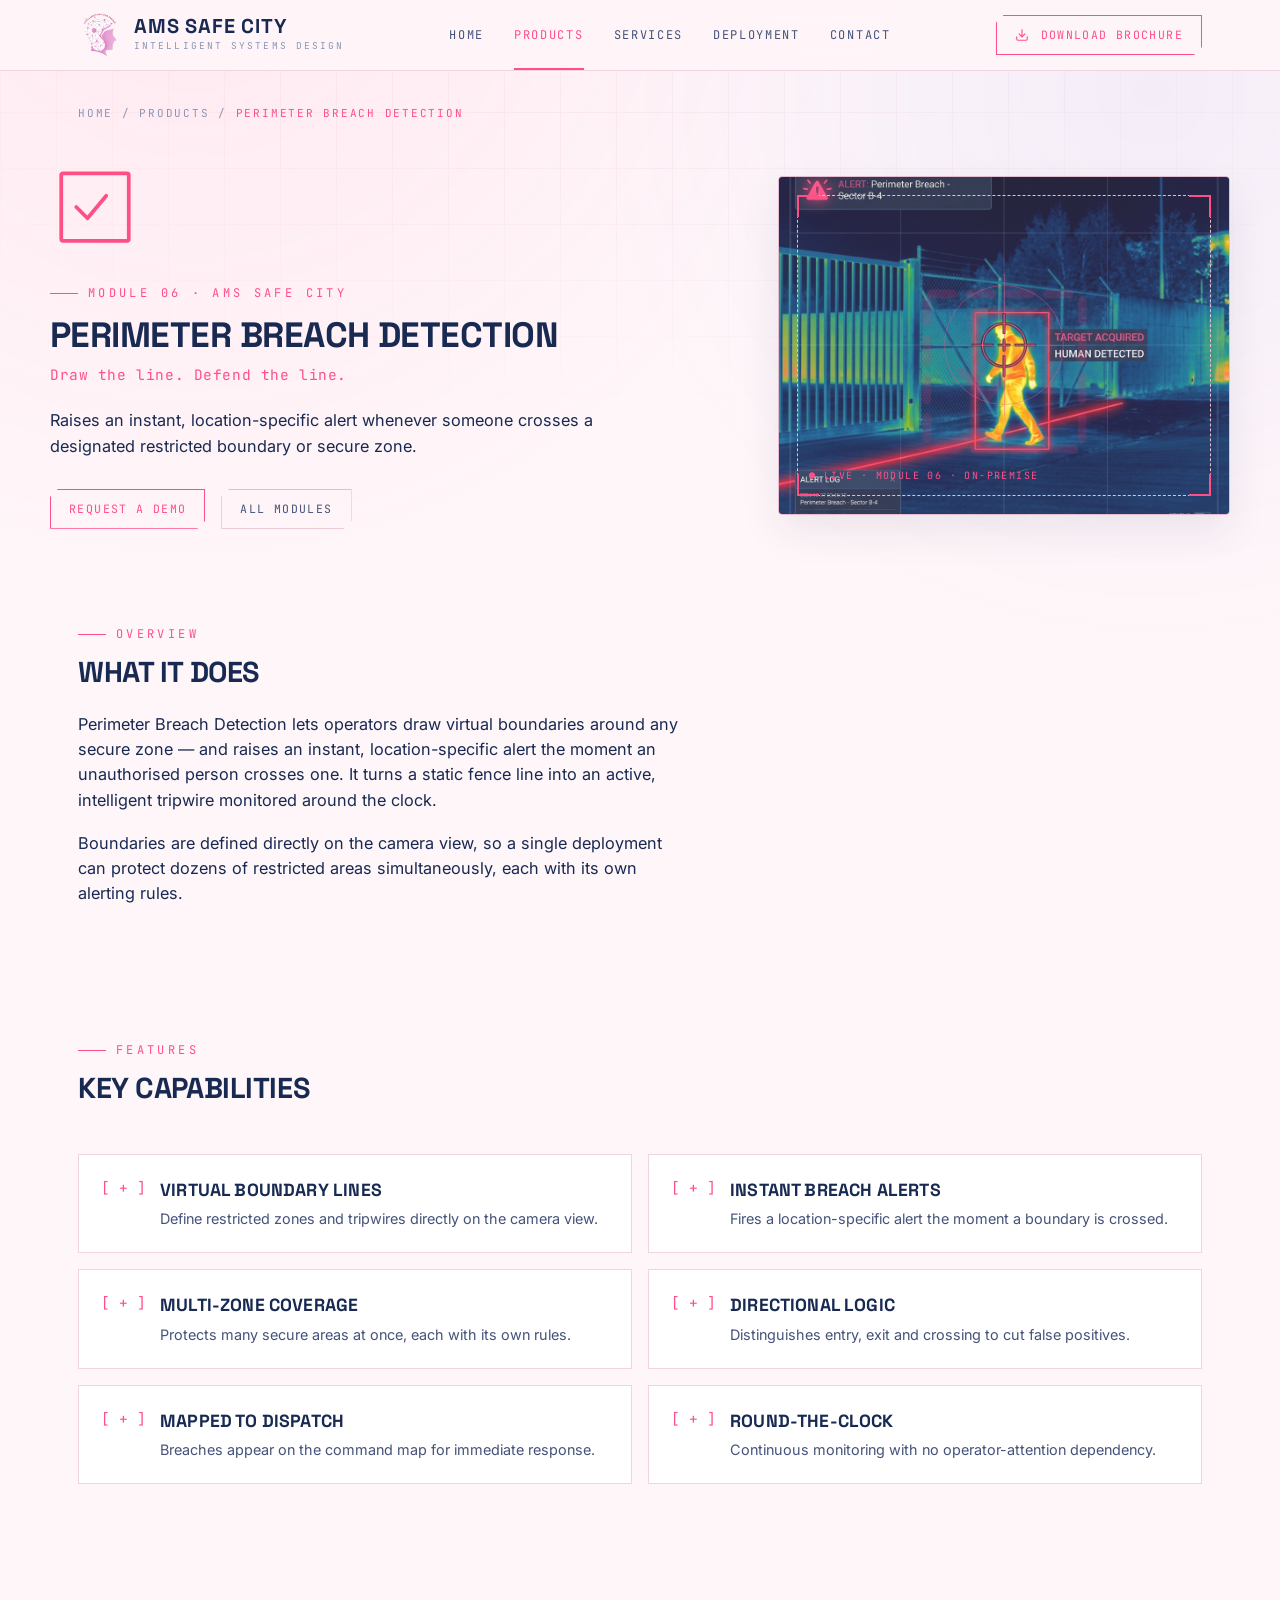
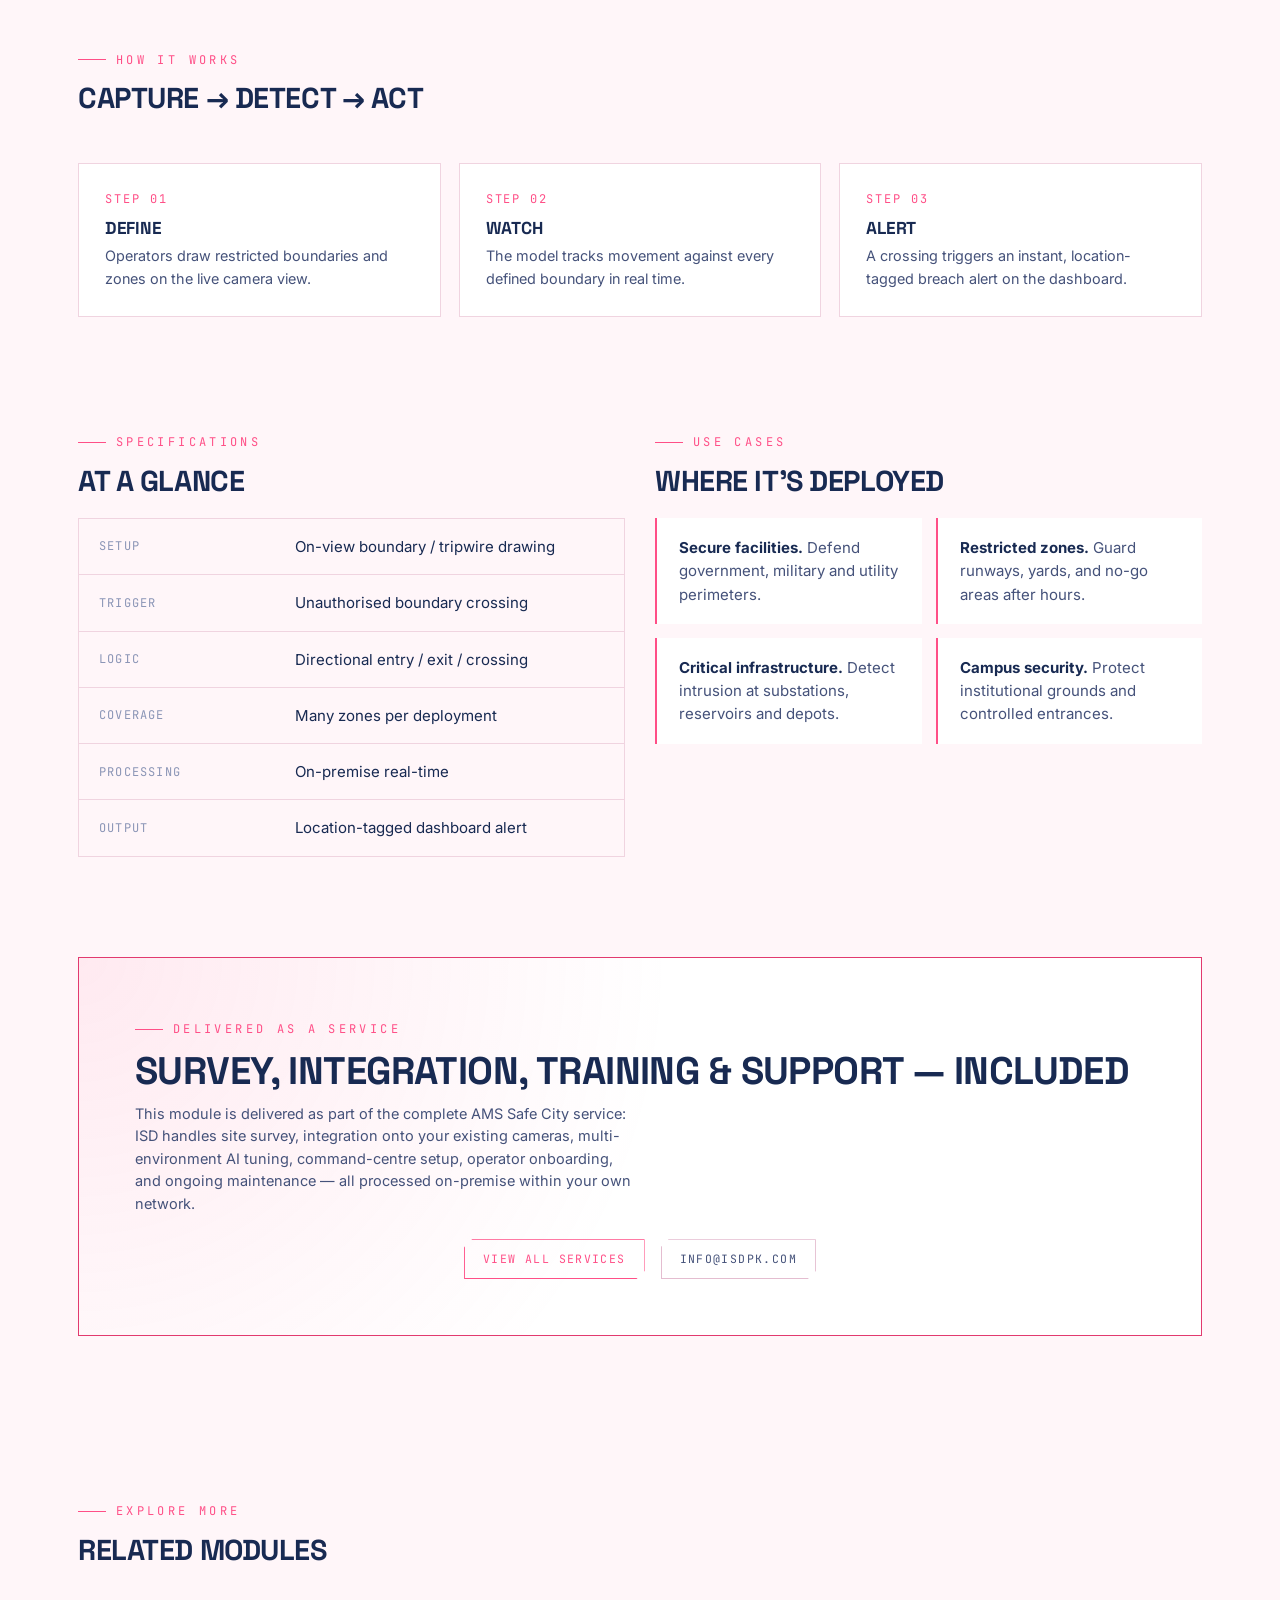
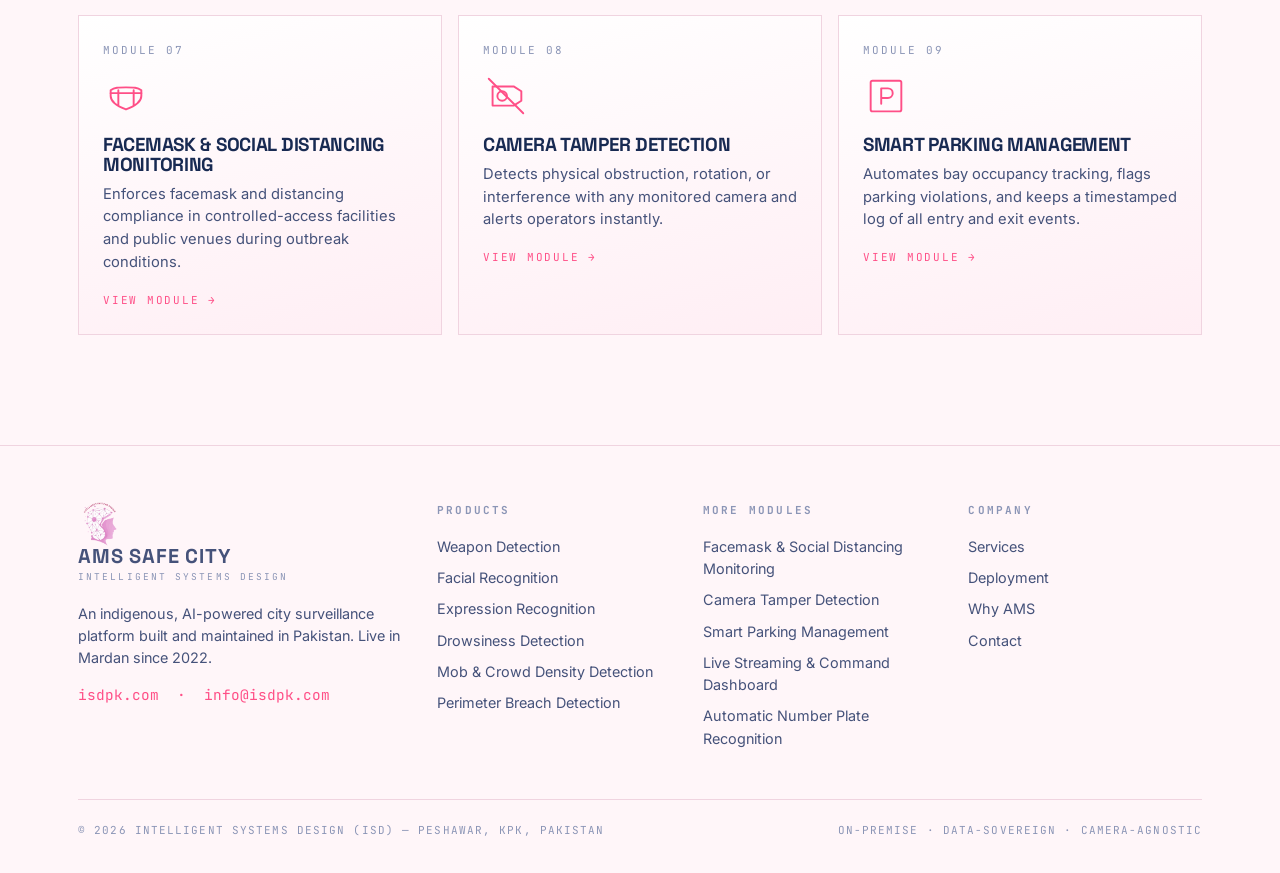
<file: products/perimeter-breach.html>
<!DOCTYPE html>
<html lang="en">
<head>
<meta charset="UTF-8">
<meta name="viewport" content="width=device-width, initial-scale=1.0">
<title>Perimeter Breach Detection — AMS Safe City | ISD Pakistan</title>
<meta name="description" content="Perimeter Breach Detection: Raises an instant, location-specific alert whenever someone crosses a designated restricted boundary or secure zone. Part of the AMS Safe City AI surveillance platform by Intelligent Systems Design.">
<link rel="preconnect" href="https://fonts.googleapis.com">
<link rel="preconnect" href="https://fonts.gstatic.com" crossorigin>
<link href="https://fonts.googleapis.com/css2?family=Space+Grotesk:wght@500;600;700&family=Inter:wght@400;500;600;700&family=JetBrains+Mono:wght@400;500&display=swap" rel="stylesheet">
<link rel="stylesheet" href="../assets/styles.css">
</head>
<body>
<header class="site-header">
  <div class="wrap nav">
    <a class="brand" href="../index.html">
      <img src="../assets/logo.png" alt="Intelligent Systems Design Logo" class="brand-logo">
      <span><b>AMS Safe City</b><small>Intelligent Systems Design</small></span>
    </a>
    <nav class="nav-links">
      <a href="../index.html">Home</a>
      <a href="../index.html#products" class="active">Products</a>
      <a href="../index.html#services">Services</a>
      <a href="../index.html#deployment">Deployment</a>
      <a href="../index.html#contact">Contact</a>
    </nav>
    <div class="nav-cta">
      <a class="btn" href="../assets/brochure.pdf" download="AMS_Safe_City_Brochure.pdf"><svg viewBox="0 0 24 24" width="14" height="14" stroke="currentColor" stroke-width="2" fill="none" stroke-linecap="round" stroke-linejoin="round" style="vertical-align:middle;margin-right:4px;"><path d="M21 15v4a2 2 0 0 1-2 2H5a2 2 0 0 1-2-2v-4"></path><polyline points="7 10 12 15 17 10"></polyline><line x1="12" y1="15" x2="12" y2="3"></line></svg> Download Brochure</a>
      <button class="menu-toggle" aria-label="Menu">&#9776;</button>
    </div>
  </div>
</header>
<main>
  <div class="wrap">
    <div class="breadcrumb reveal"><a href="../index.html">Home</a> / <a href="../index.html#products">Products</a> / <span>Perimeter Breach Detection</span></div>
  </div>

  <!-- PRODUCT HERO -->
  <section class="prod-hero wrap">
    <div class="reveal">
      <div class="ic-big"><svg viewBox="0 0 48 48" fill="none" stroke="currentColor" stroke-width="2" stroke-linecap="round" stroke-linejoin="round"><rect x="6" y="6" width="36" height="36" rx="1" stroke-dasharray="5 4"/><path d="M30 18l-10 12-6-6"/></svg></div>
      <div class="eyebrow">Module 06 · AMS Safe City</div>
      <h1 style="margin:14px 0 0">Perimeter Breach Detection</h1>
      <p class="mono" style="color:var(--green);letter-spacing:.04em;margin-top:10px">Draw the line. Defend the line.</p>
      <p class="lead" style="margin:22px 0 30px">Raises an instant, location-specific alert whenever someone crosses a designated restricted boundary or secure zone.</p>
      <div class="hero-actions">
        <a class="btn" href="../index.html#contact">Request a Demo</a>
        <a class="btn btn--ghost" href="../index.html#products">All Modules</a>
      </div>
    </div>
    <div class="prod-visual reveal">
      <img src="../assets/perimeter_breach.png" alt="Perimeter Breach Camera Feed" class="prod-img">
      
      <div class="scanline"></div>
      <div class="frame"></div>
      <div class="corner tl"></div><div class="corner tr"></div>
      <div class="corner bl"></div><div class="corner br"></div>
      <div class="ic-ghost"><svg viewBox="0 0 48 48" fill="none" stroke="currentColor" stroke-width="2" stroke-linecap="round" stroke-linejoin="round"><rect x="6" y="6" width="36" height="36" rx="1" stroke-dasharray="5 4"/><path d="M30 18l-10 12-6-6"/></svg></div>
      <div class="reticle"></div>
      <div class="tag-float">● LIVE · MODULE 06 · ON-PREMISE</div>
    </div>
  </section>

  <!-- OVERVIEW -->
  <section style="padding-top:30px">
    <div class="wrap">
      <div class="section-head reveal" style="margin-bottom:24px">
        <div class="eyebrow">Overview</div>
        <h2 style="margin-top:14px">What it does</h2>
      </div>
      <div class="reveal" style="max-width:74ch"><p class='lead' style='margin-bottom:18px'>Perimeter Breach Detection lets operators draw virtual boundaries around any secure zone — and raises an instant, location-specific alert the moment an unauthorised person crosses one. It turns a static fence line into an active, intelligent tripwire monitored around the clock.</p><p class='lead' style='margin-bottom:18px'>Boundaries are defined directly on the camera view, so a single deployment can protect dozens of restricted areas simultaneously, each with its own alerting rules.</p></div>
    </div>
  </section>

  <!-- FEATURES -->
  <section style="padding-top:30px">
    <div class="wrap">
      <div class="section-head reveal"><div class="eyebrow">Features</div><h2 style="margin-top:14px">Key capabilities</h2></div>
      <div class="feature-list">
        <div class="feat reveal"><span class="chk">[ + ]</span><div><b>Virtual boundary lines</b><p>Define restricted zones and tripwires directly on the camera view.</p></div></div>
        <div class="feat reveal"><span class="chk">[ + ]</span><div><b>Instant breach alerts</b><p>Fires a location-specific alert the moment a boundary is crossed.</p></div></div>
        <div class="feat reveal"><span class="chk">[ + ]</span><div><b>Multi-zone coverage</b><p>Protects many secure areas at once, each with its own rules.</p></div></div>
        <div class="feat reveal"><span class="chk">[ + ]</span><div><b>Directional logic</b><p>Distinguishes entry, exit and crossing to cut false positives.</p></div></div>
        <div class="feat reveal"><span class="chk">[ + ]</span><div><b>Mapped to dispatch</b><p>Breaches appear on the command map for immediate response.</p></div></div>
        <div class="feat reveal"><span class="chk">[ + ]</span><div><b>Round-the-clock</b><p>Continuous monitoring with no operator-attention dependency.</p></div></div></div>
    </div>
  </section>

  <!-- HOW IT WORKS -->
  <section>
    <div class="wrap">
      <div class="section-head reveal"><div class="eyebrow">How it works</div><h2 style="margin-top:14px">Capture → detect → act</h2></div>
      <div class="howit">
        <div class="step reveal"><div class="sn">STEP 01</div><h4>Define</h4><p>Operators draw restricted boundaries and zones on the live camera view.</p></div>
        <div class="step reveal"><div class="sn">STEP 02</div><h4>Watch</h4><p>The model tracks movement against every defined boundary in real time.</p></div>
        <div class="step reveal"><div class="sn">STEP 03</div><h4>Alert</h4><p>A crossing triggers an instant, location-tagged breach alert on the dashboard.</p></div></div>
    </div>
  </section>

  <!-- SPECS -->
  <section style="padding-top:30px">
    <div class="wrap">
      <div class="split" style="align-items:start">
        <div class="reveal">
          <div class="eyebrow">Specifications</div>
          <h2 style="margin:14px 0 22px">At a glance</h2>
          <table class="spec-table"><tr><td>Setup</td><td>On-view boundary / tripwire drawing</td></tr><tr><td>Trigger</td><td>Unauthorised boundary crossing</td></tr><tr><td>Logic</td><td>Directional entry / exit / crossing</td></tr><tr><td>Coverage</td><td>Many zones per deployment</td></tr><tr><td>Processing</td><td>On-premise real-time</td></tr><tr><td>Output</td><td>Location-tagged dashboard alert</td></tr></table>
        </div>
        <div class="reveal">
          <div class="eyebrow">Use cases</div>
          <h2 style="margin:14px 0 22px">Where it's deployed</h2>
          <ul class="usecases"><li class="reveal"><b>Secure facilities.</b> Defend government, military and utility perimeters.</li><li class="reveal"><b>Restricted zones.</b> Guard runways, yards, and no-go areas after hours.</li><li class="reveal"><b>Critical infrastructure.</b> Detect intrusion at substations, reservoirs and depots.</li><li class="reveal"><b>Campus security.</b> Protect institutional grounds and controlled entrances.</li></ul>
        </div>
      </div>
    </div>
  </section>

  <!-- SERVICES NOTE -->
  <section style="padding-top:20px">
    <div class="wrap">
      <div class="cta-band reveal" style="text-align:left">
        <div class="eyebrow">Delivered as a service</div>
        <h2 style="margin:12px 0 12px;font-size:clamp(1.6rem,3vw,2.4rem)">Survey, integration, training &amp; support — included</h2>
        <p style="margin:0 0 24px">This module is delivered as part of the complete AMS Safe City service: ISD handles site survey, integration onto your existing cameras, multi-environment AI tuning, command-centre setup, operator onboarding, and ongoing maintenance — all processed on-premise within your own network.</p>
        <div class="hero-actions">
          <a class="btn" href="../index.html#services">View All Services</a>
          <a class="btn btn--ghost" href="mailto:info@isdpk.com">info@isdpk.com</a>
        </div>
      </div>
    </div>
  </section>

  <!-- RELATED -->
  <section>
    <div class="wrap">
      <div class="section-head reveal"><div class="eyebrow">Explore more</div><h2 style="margin-top:14px">Related modules</h2></div>
      <div class="related">
      <a class="pcard reveal" href="health-compliance.html">
        <div class="idx">MODULE 07</div>
        <div class="ic"><svg viewBox="0 0 48 48" fill="none" stroke="currentColor" stroke-width="2" stroke-linecap="round" stroke-linejoin="round"><path d="M8 18c4-3 8-3 16-3s12 0 16 3v6c0 6-8 11-16 14C16 35 8 30 8 24z"/><path d="M8 21h32M16 18v15M32 18v15"/></svg></div>
        <h3>Facemask & Social Distancing Monitoring</h3>
        <p>Enforces facemask and distancing compliance in controlled-access facilities and public venues during outbreak conditions.</p>
        <span class="go">View module &rarr;</span>
      </a>
      <a class="pcard reveal" href="camera-tamper.html">
        <div class="idx">MODULE 08</div>
        <div class="ic"><svg viewBox="0 0 48 48" fill="none" stroke="currentColor" stroke-width="2" stroke-linecap="round" stroke-linejoin="round"><path d="M10 14h22l8 5v10l-8 5H10z"/><circle cx="20" cy="24" r="5"/><path d="M6 6l36 36"/></svg></div>
        <h3>Camera Tamper Detection</h3>
        <p>Detects physical obstruction, rotation, or interference with any monitored camera and alerts operators instantly.</p>
        <span class="go">View module &rarr;</span>
      </a>
      <a class="pcard reveal" href="smart-parking.html">
        <div class="idx">MODULE 09</div>
        <div class="ic"><svg viewBox="0 0 48 48" fill="none" stroke="currentColor" stroke-width="2" stroke-linecap="round" stroke-linejoin="round"><rect x="8" y="8" width="32" height="32" rx="2"/><path d="M19 32V16h7a5 5 0 010 10h-7"/></svg></div>
        <h3>Smart Parking Management</h3>
        <p>Automates bay occupancy tracking, flags parking violations, and keeps a timestamped log of all entry and exit events.</p>
        <span class="go">View module &rarr;</span>
      </a></div>
    </div>
  </section>
</main>
<footer class="site-footer">
  <div class="wrap">
    <div class="foot-grid">
      <div>
        <a class="brand" href="../index.html" style="margin-bottom:18px">
          <img src="../assets/logo.png" alt="Intelligent Systems Design Logo" class="brand-logo">
          <span><b>AMS Safe City</b><small>Intelligent Systems Design</small></span>
        </a>
        <p>An indigenous, AI-powered city surveillance platform built and maintained in Pakistan. Live in Mardan since 2022.</p>
        <p class="mono" style="color:var(--green);margin-top:14px">isdpk.com &nbsp;·&nbsp; info@isdpk.com</p>
      </div>
      <div><h5>Products</h5><a href="../products/weapon-detection.html">Weapon Detection</a><a href="../products/facial-recognition.html">Facial Recognition</a><a href="../products/expression-recognition.html">Expression Recognition</a><a href="../products/drowsiness-detection.html">Drowsiness Detection</a><a href="../products/mob-crowd-detection.html">Mob & Crowd Density Detection</a><a href="../products/perimeter-breach.html">Perimeter Breach Detection</a></div>
      <div><h5>More Modules</h5><a href="../products/health-compliance.html">Facemask & Social Distancing Monitoring</a><a href="../products/camera-tamper.html">Camera Tamper Detection</a><a href="../products/smart-parking.html">Smart Parking Management</a><a href="../products/command-dashboard.html">Live Streaming & Command Dashboard</a><a href="../products/anpr.html">Automatic Number Plate Recognition</a></div>
      <div>
        <h5>Company</h5>
        <a href="../index.html#services">Services</a>
        <a href="../index.html#deployment">Deployment</a>
        <a href="../index.html#why">Why AMS</a>
        <a href="../index.html#contact">Contact</a>
      </div>
    </div>
    <div class="foot-bottom">
      <span>© 2026 Intelligent Systems Design (ISD) — Peshawar, KPK, Pakistan</span>
      <span>On-Premise · Data-Sovereign · Camera-Agnostic</span>
    </div>
  </div>
</footer>
<script src="../assets/app.js"></script>
</body>
</html>
</file>
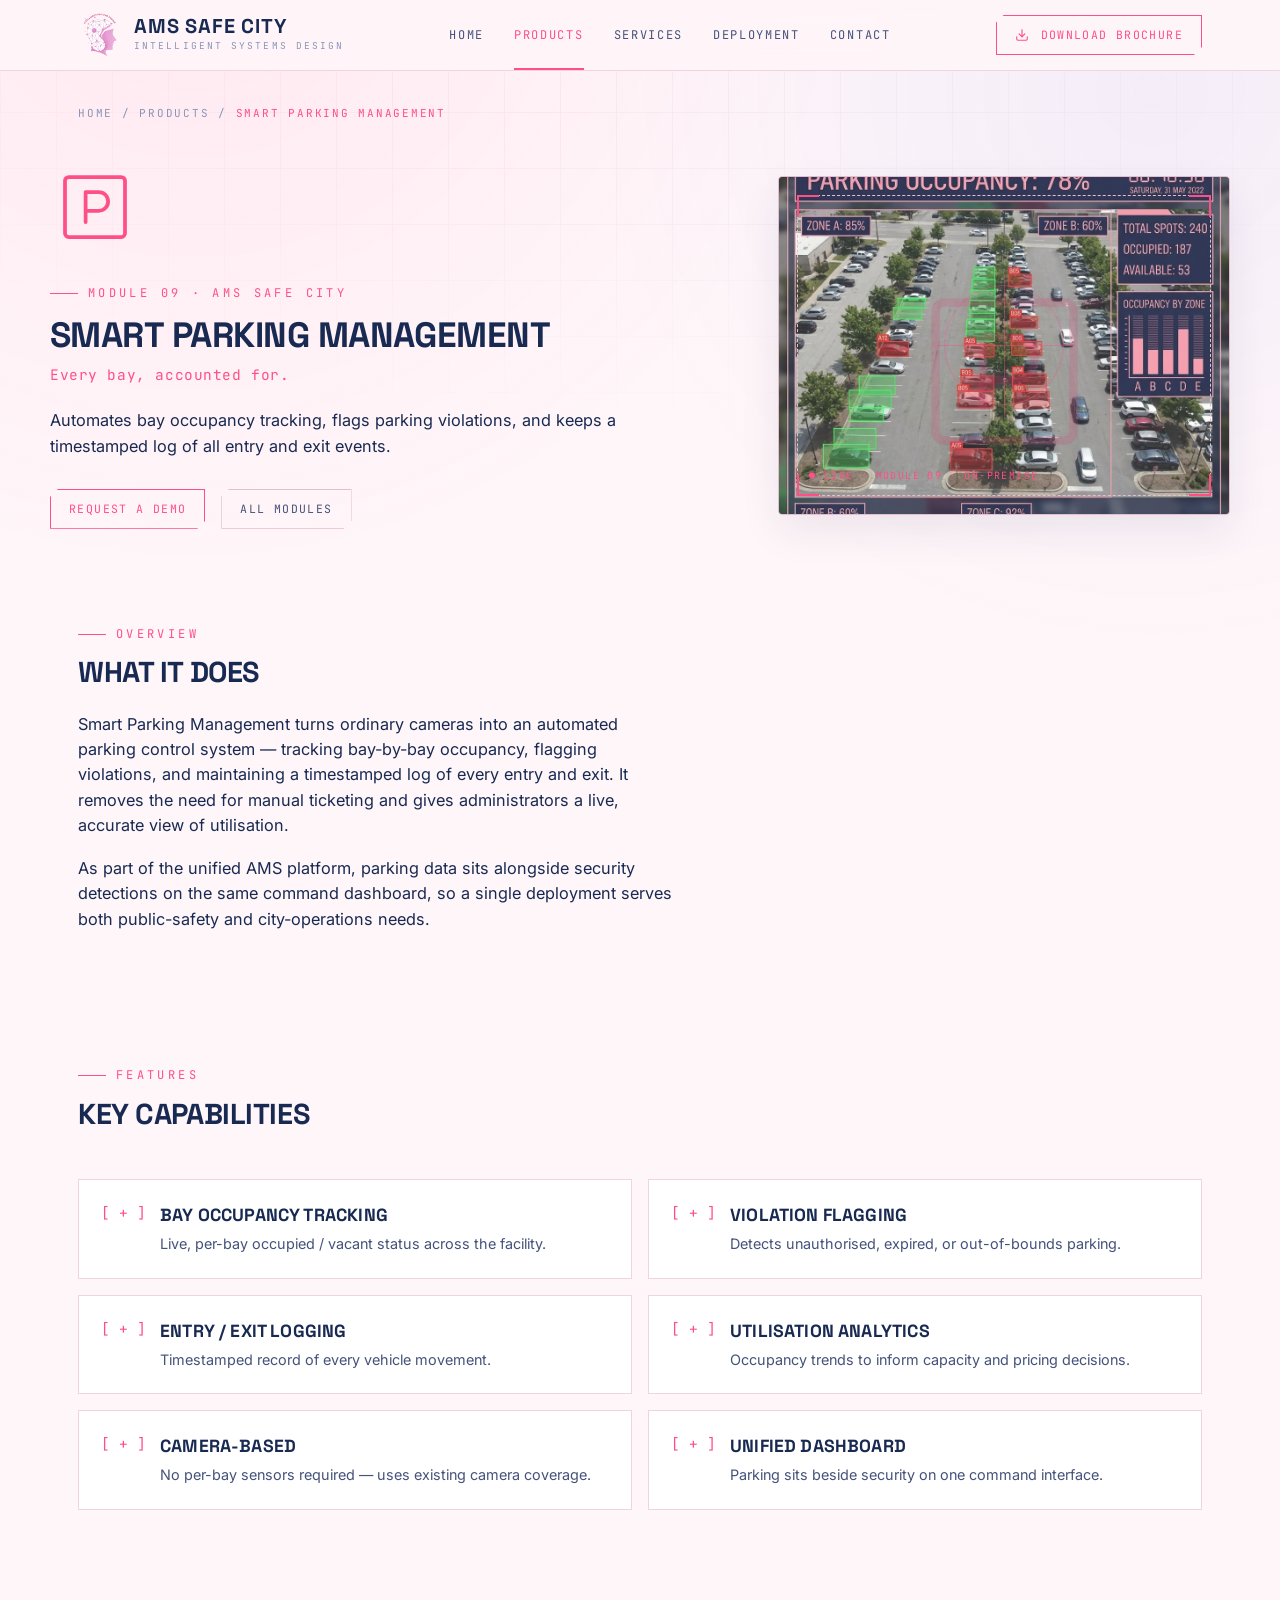
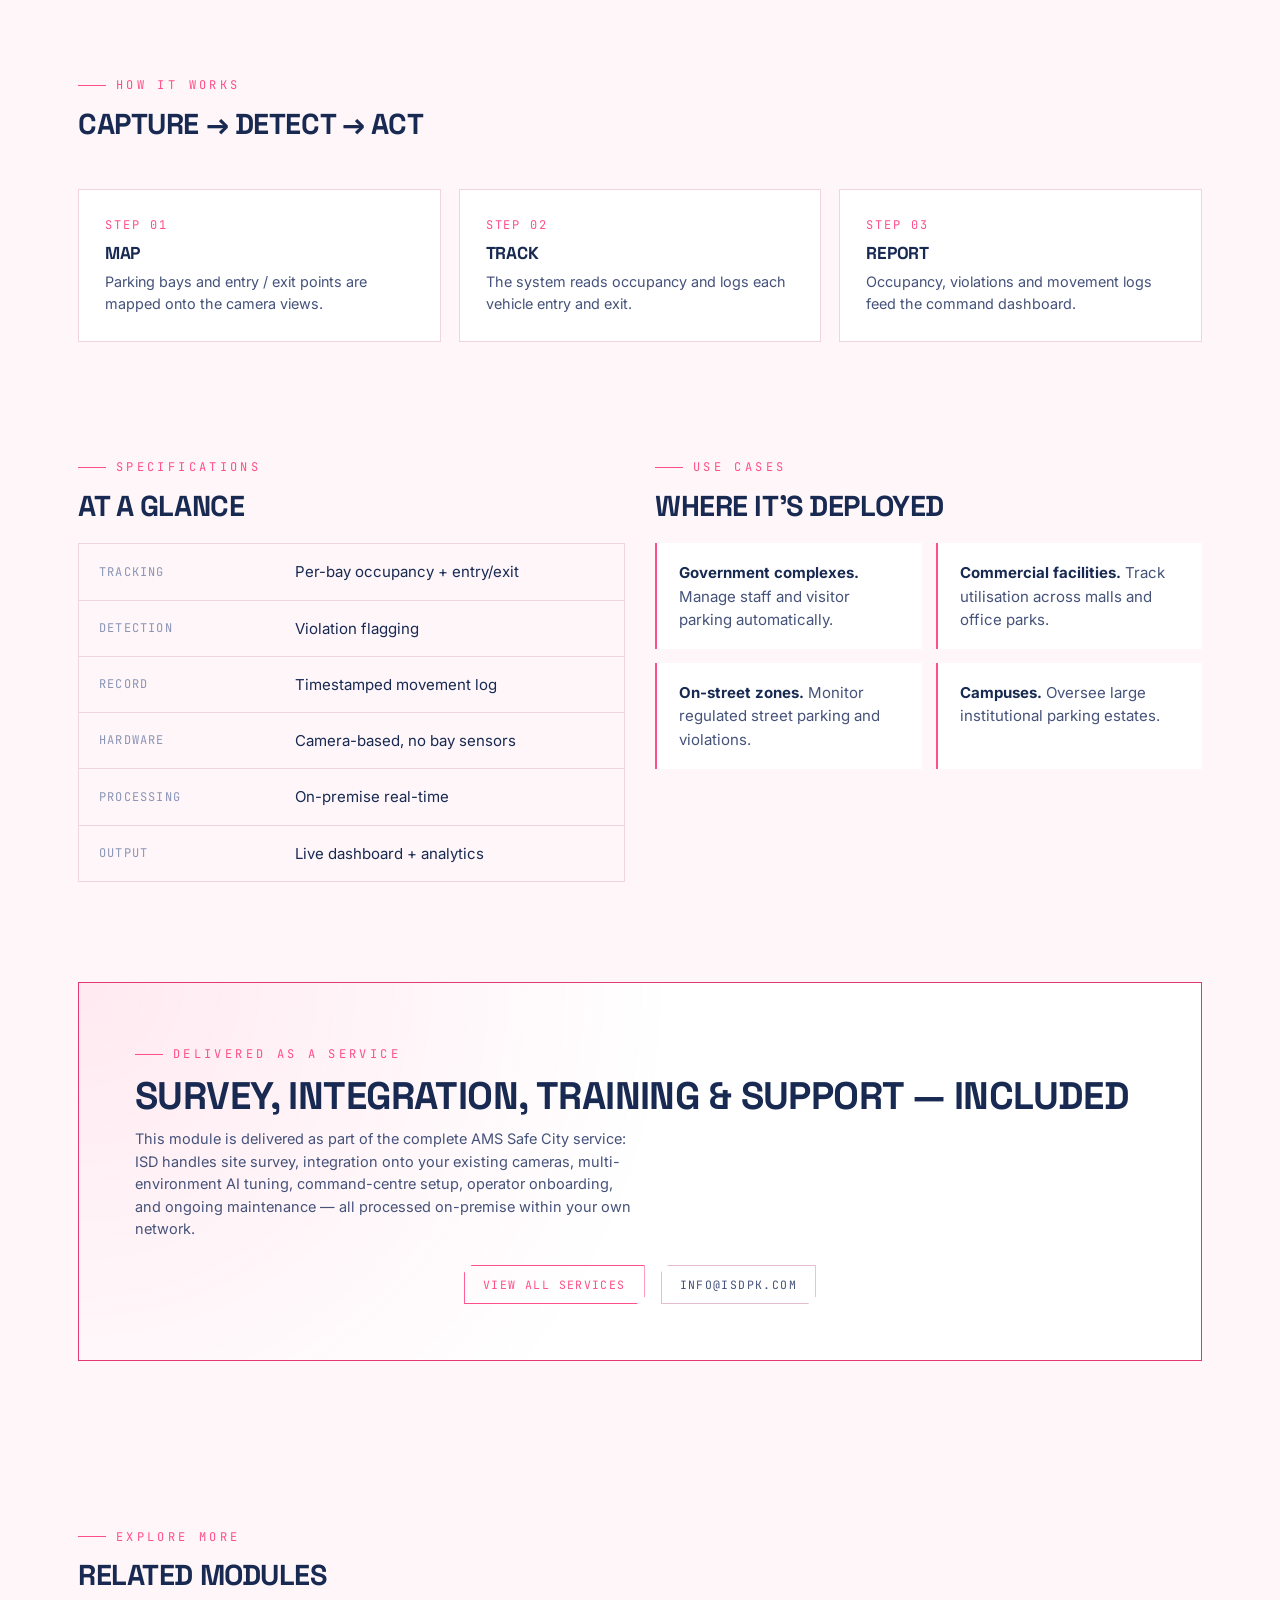
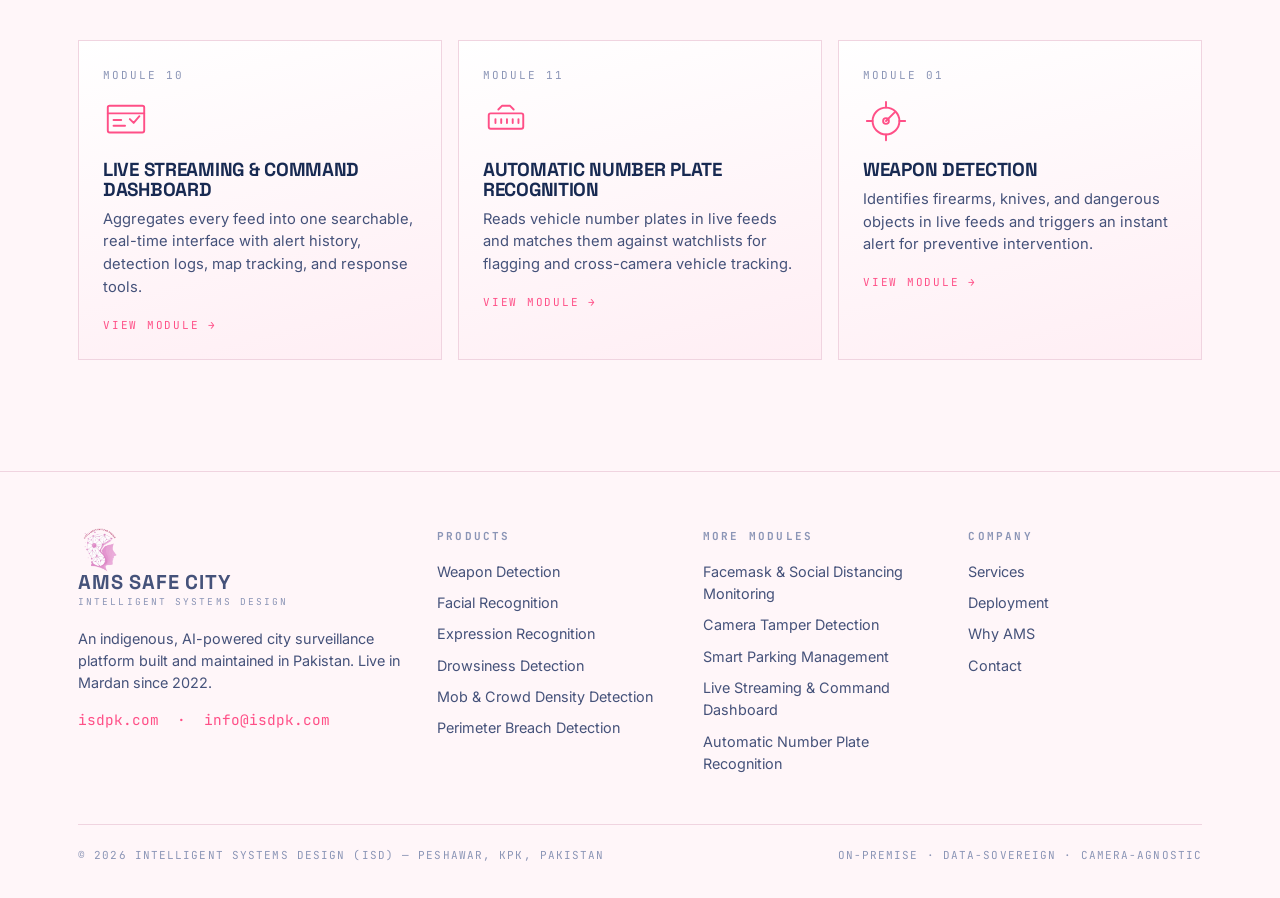
<file: products/smart-parking.html>
<!DOCTYPE html>
<html lang="en">
<head>
<meta charset="UTF-8">
<meta name="viewport" content="width=device-width, initial-scale=1.0">
<title>Smart Parking Management — AMS Safe City | ISD Pakistan</title>
<meta name="description" content="Smart Parking Management: Automates bay occupancy tracking, flags parking violations, and keeps a timestamped log of all entry and exit events. Part of the AMS Safe City AI surveillance platform by Intelligent Systems Design.">
<link rel="preconnect" href="https://fonts.googleapis.com">
<link rel="preconnect" href="https://fonts.gstatic.com" crossorigin>
<link href="https://fonts.googleapis.com/css2?family=Space+Grotesk:wght@500;600;700&family=Inter:wght@400;500;600;700&family=JetBrains+Mono:wght@400;500&display=swap" rel="stylesheet">
<link rel="stylesheet" href="../assets/styles.css">
</head>
<body>
<header class="site-header">
  <div class="wrap nav">
    <a class="brand" href="../index.html">
      <img src="../assets/logo.png" alt="Intelligent Systems Design Logo" class="brand-logo">
      <span><b>AMS Safe City</b><small>Intelligent Systems Design</small></span>
    </a>
    <nav class="nav-links">
      <a href="../index.html">Home</a>
      <a href="../index.html#products" class="active">Products</a>
      <a href="../index.html#services">Services</a>
      <a href="../index.html#deployment">Deployment</a>
      <a href="../index.html#contact">Contact</a>
    </nav>
    <div class="nav-cta">
      <a class="btn" href="../assets/brochure.pdf" download="AMS_Safe_City_Brochure.pdf"><svg viewBox="0 0 24 24" width="14" height="14" stroke="currentColor" stroke-width="2" fill="none" stroke-linecap="round" stroke-linejoin="round" style="vertical-align:middle;margin-right:4px;"><path d="M21 15v4a2 2 0 0 1-2 2H5a2 2 0 0 1-2-2v-4"></path><polyline points="7 10 12 15 17 10"></polyline><line x1="12" y1="15" x2="12" y2="3"></line></svg> Download Brochure</a>
      <button class="menu-toggle" aria-label="Menu">&#9776;</button>
    </div>
  </div>
</header>
<main>
  <div class="wrap">
    <div class="breadcrumb reveal"><a href="../index.html">Home</a> / <a href="../index.html#products">Products</a> / <span>Smart Parking Management</span></div>
  </div>

  <!-- PRODUCT HERO -->
  <section class="prod-hero wrap">
    <div class="reveal">
      <div class="ic-big"><svg viewBox="0 0 48 48" fill="none" stroke="currentColor" stroke-width="2" stroke-linecap="round" stroke-linejoin="round"><rect x="8" y="8" width="32" height="32" rx="2"/><path d="M19 32V16h7a5 5 0 010 10h-7"/></svg></div>
      <div class="eyebrow">Module 09 · AMS Safe City</div>
      <h1 style="margin:14px 0 0">Smart Parking Management</h1>
      <p class="mono" style="color:var(--green);letter-spacing:.04em;margin-top:10px">Every bay, accounted for.</p>
      <p class="lead" style="margin:22px 0 30px">Automates bay occupancy tracking, flags parking violations, and keeps a timestamped log of all entry and exit events.</p>
      <div class="hero-actions">
        <a class="btn" href="../index.html#contact">Request a Demo</a>
        <a class="btn btn--ghost" href="../index.html#products">All Modules</a>
      </div>
    </div>
    <div class="prod-visual reveal">
      <img src="../assets/smart_parking.png" alt="Smart Parking Camera Feed" class="prod-img">
      
      <div class="scanline"></div>
      <div class="frame"></div>
      <div class="corner tl"></div><div class="corner tr"></div>
      <div class="corner bl"></div><div class="corner br"></div>
      <div class="ic-ghost"><svg viewBox="0 0 48 48" fill="none" stroke="currentColor" stroke-width="2" stroke-linecap="round" stroke-linejoin="round"><rect x="8" y="8" width="32" height="32" rx="2"/><path d="M19 32V16h7a5 5 0 010 10h-7"/></svg></div>
      <div class="reticle"></div>
      <div class="tag-float">● LIVE · MODULE 09 · ON-PREMISE</div>
    </div>
  </section>

  <!-- OVERVIEW -->
  <section style="padding-top:30px">
    <div class="wrap">
      <div class="section-head reveal" style="margin-bottom:24px">
        <div class="eyebrow">Overview</div>
        <h2 style="margin-top:14px">What it does</h2>
      </div>
      <div class="reveal" style="max-width:74ch"><p class='lead' style='margin-bottom:18px'>Smart Parking Management turns ordinary cameras into an automated parking control system — tracking bay-by-bay occupancy, flagging violations, and maintaining a timestamped log of every entry and exit. It removes the need for manual ticketing and gives administrators a live, accurate view of utilisation.</p><p class='lead' style='margin-bottom:18px'>As part of the unified AMS platform, parking data sits alongside security detections on the same command dashboard, so a single deployment serves both public-safety and city-operations needs.</p></div>
    </div>
  </section>

  <!-- FEATURES -->
  <section style="padding-top:30px">
    <div class="wrap">
      <div class="section-head reveal"><div class="eyebrow">Features</div><h2 style="margin-top:14px">Key capabilities</h2></div>
      <div class="feature-list">
        <div class="feat reveal"><span class="chk">[ + ]</span><div><b>Bay occupancy tracking</b><p>Live, per-bay occupied / vacant status across the facility.</p></div></div>
        <div class="feat reveal"><span class="chk">[ + ]</span><div><b>Violation flagging</b><p>Detects unauthorised, expired, or out-of-bounds parking.</p></div></div>
        <div class="feat reveal"><span class="chk">[ + ]</span><div><b>Entry / exit logging</b><p>Timestamped record of every vehicle movement.</p></div></div>
        <div class="feat reveal"><span class="chk">[ + ]</span><div><b>Utilisation analytics</b><p>Occupancy trends to inform capacity and pricing decisions.</p></div></div>
        <div class="feat reveal"><span class="chk">[ + ]</span><div><b>Camera-based</b><p>No per-bay sensors required — uses existing camera coverage.</p></div></div>
        <div class="feat reveal"><span class="chk">[ + ]</span><div><b>Unified dashboard</b><p>Parking sits beside security on one command interface.</p></div></div></div>
    </div>
  </section>

  <!-- HOW IT WORKS -->
  <section>
    <div class="wrap">
      <div class="section-head reveal"><div class="eyebrow">How it works</div><h2 style="margin-top:14px">Capture → detect → act</h2></div>
      <div class="howit">
        <div class="step reveal"><div class="sn">STEP 01</div><h4>Map</h4><p>Parking bays and entry / exit points are mapped onto the camera views.</p></div>
        <div class="step reveal"><div class="sn">STEP 02</div><h4>Track</h4><p>The system reads occupancy and logs each vehicle entry and exit.</p></div>
        <div class="step reveal"><div class="sn">STEP 03</div><h4>Report</h4><p>Occupancy, violations and movement logs feed the command dashboard.</p></div></div>
    </div>
  </section>

  <!-- SPECS -->
  <section style="padding-top:30px">
    <div class="wrap">
      <div class="split" style="align-items:start">
        <div class="reveal">
          <div class="eyebrow">Specifications</div>
          <h2 style="margin:14px 0 22px">At a glance</h2>
          <table class="spec-table"><tr><td>Tracking</td><td>Per-bay occupancy + entry/exit</td></tr><tr><td>Detection</td><td>Violation flagging</td></tr><tr><td>Record</td><td>Timestamped movement log</td></tr><tr><td>Hardware</td><td>Camera-based, no bay sensors</td></tr><tr><td>Processing</td><td>On-premise real-time</td></tr><tr><td>Output</td><td>Live dashboard + analytics</td></tr></table>
        </div>
        <div class="reveal">
          <div class="eyebrow">Use cases</div>
          <h2 style="margin:14px 0 22px">Where it's deployed</h2>
          <ul class="usecases"><li class="reveal"><b>Government complexes.</b> Manage staff and visitor parking automatically.</li><li class="reveal"><b>Commercial facilities.</b> Track utilisation across malls and office parks.</li><li class="reveal"><b>On-street zones.</b> Monitor regulated street parking and violations.</li><li class="reveal"><b>Campuses.</b> Oversee large institutional parking estates.</li></ul>
        </div>
      </div>
    </div>
  </section>

  <!-- SERVICES NOTE -->
  <section style="padding-top:20px">
    <div class="wrap">
      <div class="cta-band reveal" style="text-align:left">
        <div class="eyebrow">Delivered as a service</div>
        <h2 style="margin:12px 0 12px;font-size:clamp(1.6rem,3vw,2.4rem)">Survey, integration, training &amp; support — included</h2>
        <p style="margin:0 0 24px">This module is delivered as part of the complete AMS Safe City service: ISD handles site survey, integration onto your existing cameras, multi-environment AI tuning, command-centre setup, operator onboarding, and ongoing maintenance — all processed on-premise within your own network.</p>
        <div class="hero-actions">
          <a class="btn" href="../index.html#services">View All Services</a>
          <a class="btn btn--ghost" href="mailto:info@isdpk.com">info@isdpk.com</a>
        </div>
      </div>
    </div>
  </section>

  <!-- RELATED -->
  <section>
    <div class="wrap">
      <div class="section-head reveal"><div class="eyebrow">Explore more</div><h2 style="margin-top:14px">Related modules</h2></div>
      <div class="related">
      <a class="pcard reveal" href="command-dashboard.html">
        <div class="idx">MODULE 10</div>
        <div class="ic"><svg viewBox="0 0 48 48" fill="none" stroke="currentColor" stroke-width="2" stroke-linecap="round" stroke-linejoin="round"><rect x="5" y="8" width="38" height="28" rx="2"/><path d="M5 16h38M11 23h8M11 29h12M28 22l4 4 6-7"/></svg></div>
        <h3>Live Streaming & Command Dashboard</h3>
        <p>Aggregates every feed into one searchable, real-time interface with alert history, detection logs, map tracking, and response tools.</p>
        <span class="go">View module &rarr;</span>
      </a>
      <a class="pcard reveal" href="anpr.html">
        <div class="idx">MODULE 11</div>
        <div class="ic"><svg viewBox="0 0 48 48" fill="none" stroke="currentColor" stroke-width="2" stroke-linecap="round" stroke-linejoin="round"><rect x="6" y="16" width="36" height="16" rx="2"/><path d="M13 22v4M19 22v4M25 22v4M31 22v4M37 22v4"/><path d="M16 12l4-4h8l4 4"/></svg></div>
        <h3>Automatic Number Plate Recognition</h3>
        <p>Reads vehicle number plates in live feeds and matches them against watchlists for flagging and cross-camera vehicle tracking.</p>
        <span class="go">View module &rarr;</span>
      </a>
      <a class="pcard reveal" href="weapon-detection.html">
        <div class="idx">MODULE 01</div>
        <div class="ic"><svg viewBox="0 0 48 48" fill="none" stroke="currentColor" stroke-width="2" stroke-linecap="round" stroke-linejoin="round"><circle cx="24" cy="24" r="14"/><path d="M24 4v6M24 38v6M4 24h6M38 24h6"/><circle cx="24" cy="24" r="3"/><path d="M24 24l9-9"/></svg></div>
        <h3>Weapon Detection</h3>
        <p>Identifies firearms, knives, and dangerous objects in live feeds and triggers an instant alert for preventive intervention.</p>
        <span class="go">View module &rarr;</span>
      </a></div>
    </div>
  </section>
</main>
<footer class="site-footer">
  <div class="wrap">
    <div class="foot-grid">
      <div>
        <a class="brand" href="../index.html" style="margin-bottom:18px">
          <img src="../assets/logo.png" alt="Intelligent Systems Design Logo" class="brand-logo">
          <span><b>AMS Safe City</b><small>Intelligent Systems Design</small></span>
        </a>
        <p>An indigenous, AI-powered city surveillance platform built and maintained in Pakistan. Live in Mardan since 2022.</p>
        <p class="mono" style="color:var(--green);margin-top:14px">isdpk.com &nbsp;·&nbsp; info@isdpk.com</p>
      </div>
      <div><h5>Products</h5><a href="../products/weapon-detection.html">Weapon Detection</a><a href="../products/facial-recognition.html">Facial Recognition</a><a href="../products/expression-recognition.html">Expression Recognition</a><a href="../products/drowsiness-detection.html">Drowsiness Detection</a><a href="../products/mob-crowd-detection.html">Mob & Crowd Density Detection</a><a href="../products/perimeter-breach.html">Perimeter Breach Detection</a></div>
      <div><h5>More Modules</h5><a href="../products/health-compliance.html">Facemask & Social Distancing Monitoring</a><a href="../products/camera-tamper.html">Camera Tamper Detection</a><a href="../products/smart-parking.html">Smart Parking Management</a><a href="../products/command-dashboard.html">Live Streaming & Command Dashboard</a><a href="../products/anpr.html">Automatic Number Plate Recognition</a></div>
      <div>
        <h5>Company</h5>
        <a href="../index.html#services">Services</a>
        <a href="../index.html#deployment">Deployment</a>
        <a href="../index.html#why">Why AMS</a>
        <a href="../index.html#contact">Contact</a>
      </div>
    </div>
    <div class="foot-bottom">
      <span>© 2026 Intelligent Systems Design (ISD) — Peshawar, KPK, Pakistan</span>
      <span>On-Premise · Data-Sovereign · Camera-Agnostic</span>
    </div>
  </div>
</footer>
<script src="../assets/app.js"></script>
</body>
</html>
</file>
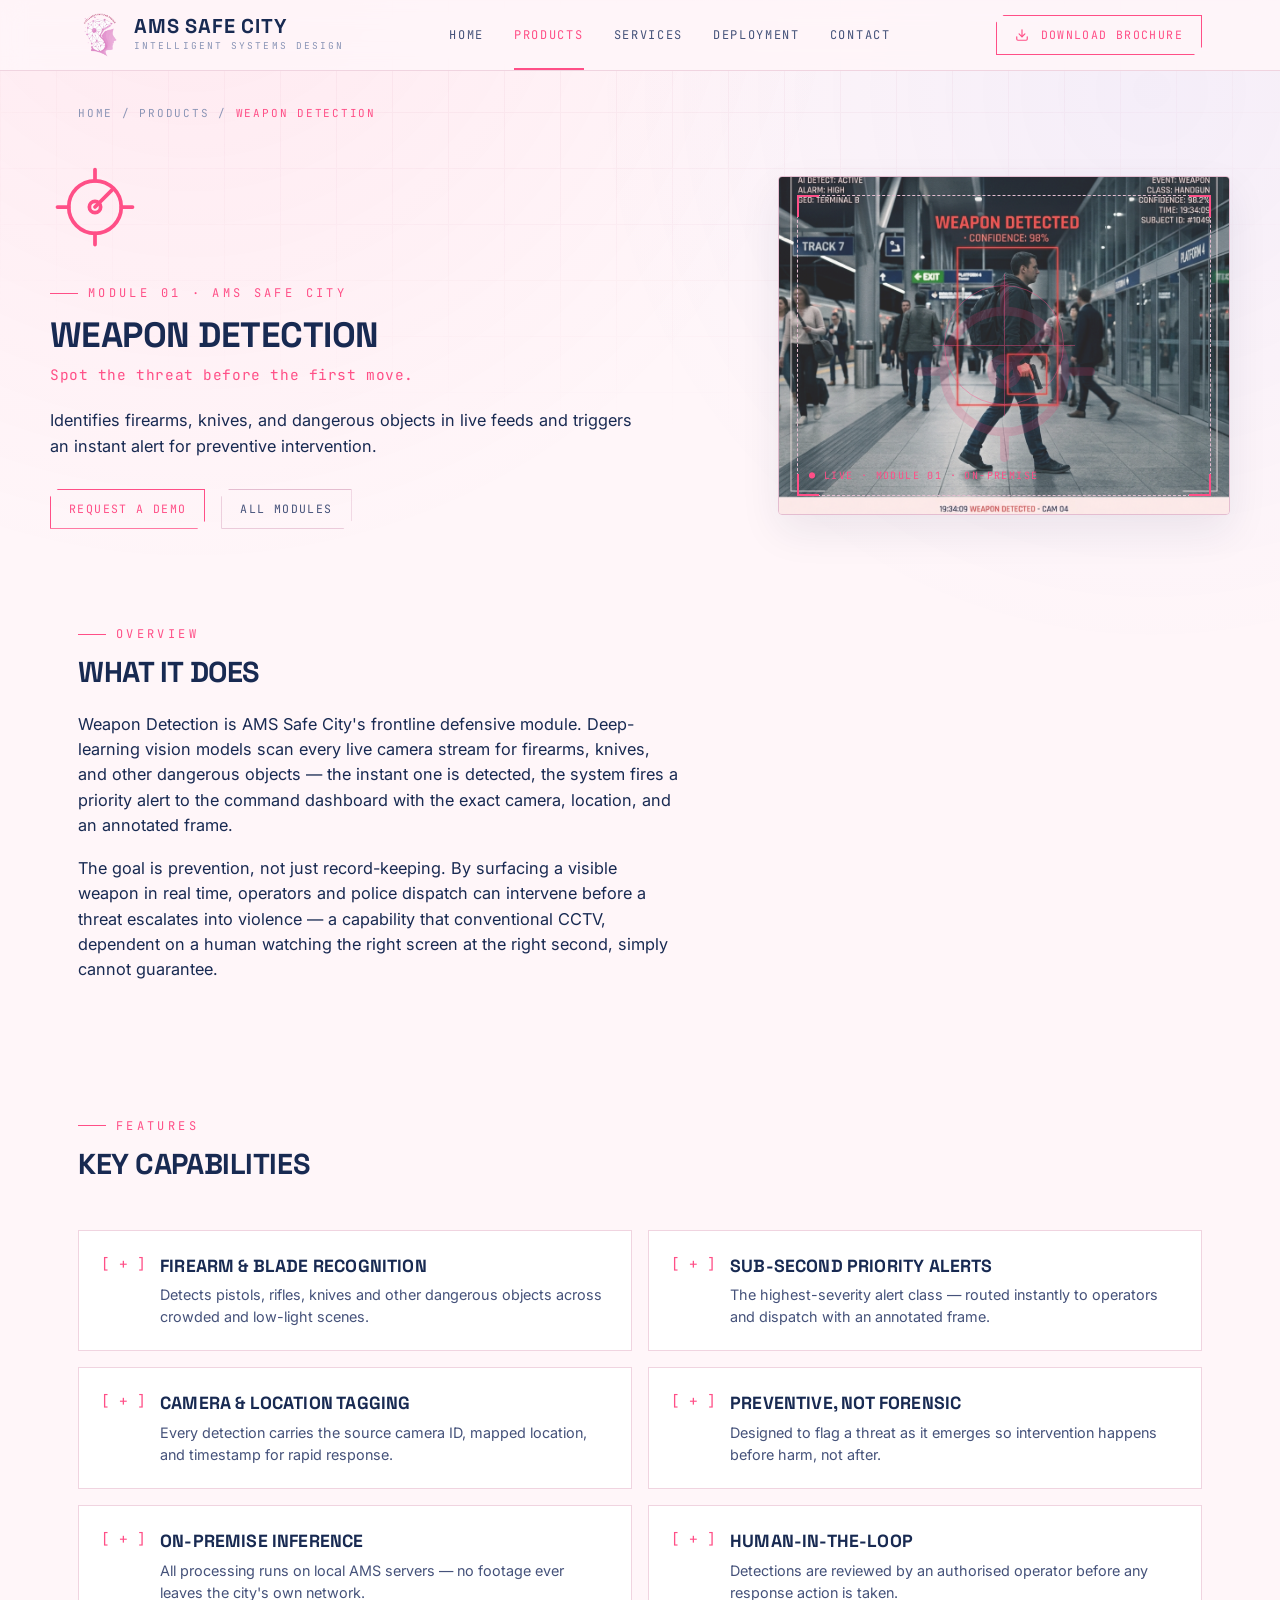
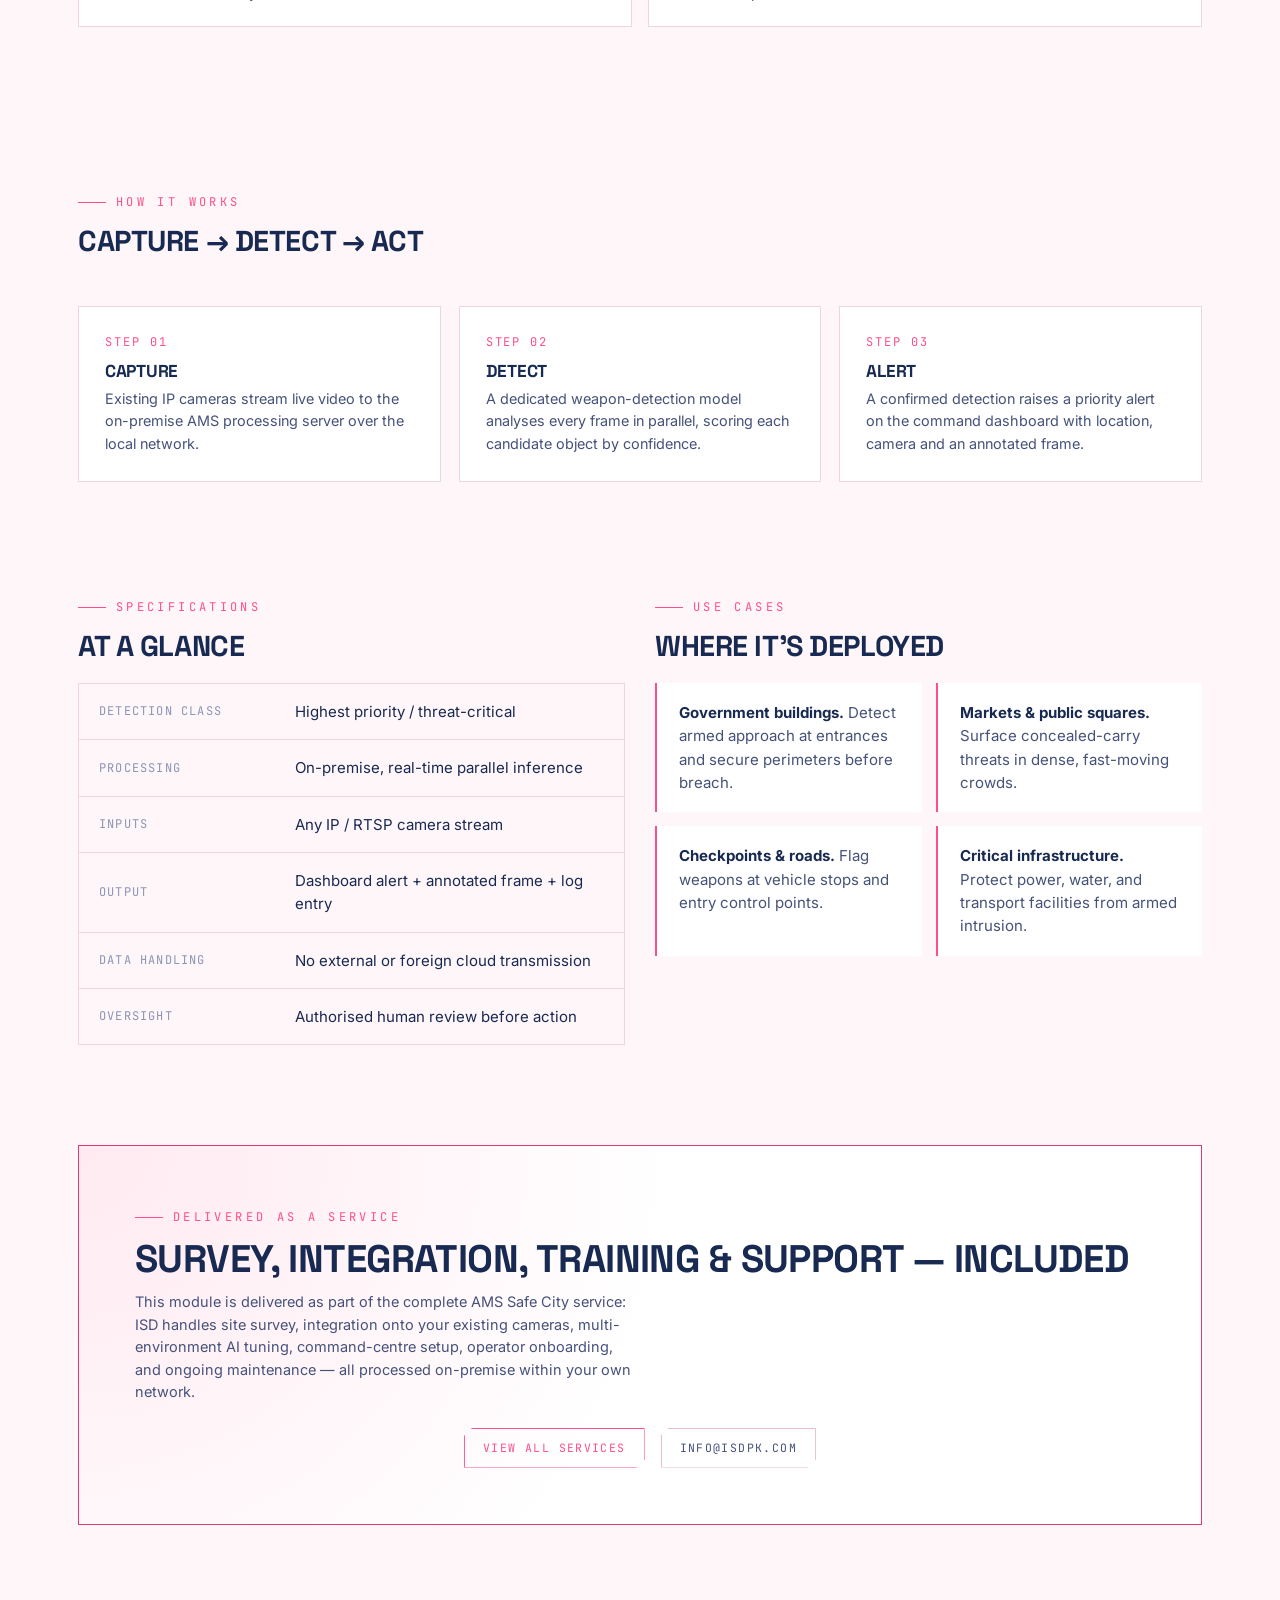
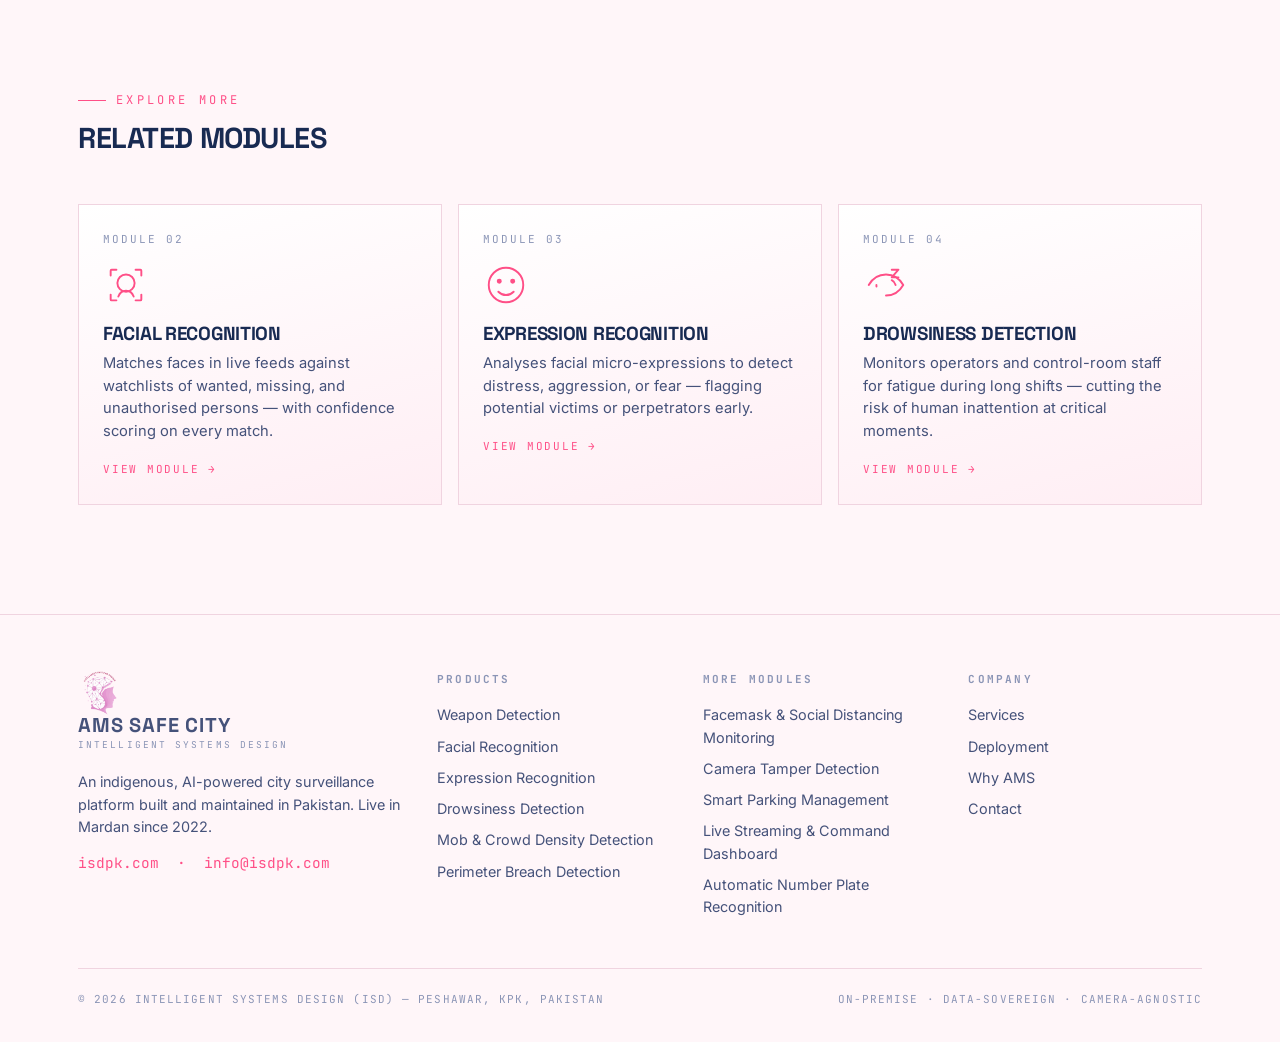
<file: products/weapon-detection.html>
<!DOCTYPE html>
<html lang="en">
<head>
<meta charset="UTF-8">
<meta name="viewport" content="width=device-width, initial-scale=1.0">
<title>Weapon Detection — AMS Safe City | ISD Pakistan</title>
<meta name="description" content="Weapon Detection: Identifies firearms, knives, and dangerous objects in live feeds and triggers an instant alert for preventive intervention. Part of the AMS Safe City AI surveillance platform by Intelligent Systems Design.">
<link rel="preconnect" href="https://fonts.googleapis.com">
<link rel="preconnect" href="https://fonts.gstatic.com" crossorigin>
<link href="https://fonts.googleapis.com/css2?family=Space+Grotesk:wght@500;600;700&family=Inter:wght@400;500;600;700&family=JetBrains+Mono:wght@400;500&display=swap" rel="stylesheet">
<link rel="stylesheet" href="../assets/styles.css">
</head>
<body>
<header class="site-header">
  <div class="wrap nav">
    <a class="brand" href="../index.html">
      <img src="../assets/logo.png" alt="Intelligent Systems Design Logo" class="brand-logo">
      <span><b>AMS Safe City</b><small>Intelligent Systems Design</small></span>
    </a>
    <nav class="nav-links">
      <a href="../index.html">Home</a>
      <a href="../index.html#products" class="active">Products</a>
      <a href="../index.html#services">Services</a>
      <a href="../index.html#deployment">Deployment</a>
      <a href="../index.html#contact">Contact</a>
    </nav>
    <div class="nav-cta">
      <a class="btn" href="../assets/brochure.pdf" download="AMS_Safe_City_Brochure.pdf"><svg viewBox="0 0 24 24" width="14" height="14" stroke="currentColor" stroke-width="2" fill="none" stroke-linecap="round" stroke-linejoin="round" style="vertical-align:middle;margin-right:4px;"><path d="M21 15v4a2 2 0 0 1-2 2H5a2 2 0 0 1-2-2v-4"></path><polyline points="7 10 12 15 17 10"></polyline><line x1="12" y1="15" x2="12" y2="3"></line></svg> Download Brochure</a>
      <button class="menu-toggle" aria-label="Menu">&#9776;</button>
    </div>
  </div>
</header>
<main>
  <div class="wrap">
    <div class="breadcrumb reveal"><a href="../index.html">Home</a> / <a href="../index.html#products">Products</a> / <span>Weapon Detection</span></div>
  </div>

  <!-- PRODUCT HERO -->
  <section class="prod-hero wrap">
    <div class="reveal">
      <div class="ic-big"><svg viewBox="0 0 48 48" fill="none" stroke="currentColor" stroke-width="2" stroke-linecap="round" stroke-linejoin="round"><circle cx="24" cy="24" r="14"/><path d="M24 4v6M24 38v6M4 24h6M38 24h6"/><circle cx="24" cy="24" r="3"/><path d="M24 24l9-9"/></svg></div>
      <div class="eyebrow">Module 01 · AMS Safe City</div>
      <h1 style="margin:14px 0 0">Weapon Detection</h1>
      <p class="mono" style="color:var(--green);letter-spacing:.04em;margin-top:10px">Spot the threat before the first move.</p>
      <p class="lead" style="margin:22px 0 30px">Identifies firearms, knives, and dangerous objects in live feeds and triggers an instant alert for preventive intervention.</p>
      <div class="hero-actions">
        <a class="btn" href="../index.html#contact">Request a Demo</a>
        <a class="btn btn--ghost" href="../index.html#products">All Modules</a>
      </div>
    </div>
    <div class="prod-visual reveal">
      <img src="../assets/weapon_detection.png" alt="Weapon Detection Camera Feed" class="prod-img">
      
      <div class="scanline"></div>
      <div class="frame"></div>
      <div class="corner tl"></div><div class="corner tr"></div>
      <div class="corner bl"></div><div class="corner br"></div>
      <div class="ic-ghost"><svg viewBox="0 0 48 48" fill="none" stroke="currentColor" stroke-width="2" stroke-linecap="round" stroke-linejoin="round"><circle cx="24" cy="24" r="14"/><path d="M24 4v6M24 38v6M4 24h6M38 24h6"/><circle cx="24" cy="24" r="3"/><path d="M24 24l9-9"/></svg></div>
      <div class="reticle"></div>
      <div class="tag-float">● LIVE · MODULE 01 · ON-PREMISE</div>
    </div>
  </section>

  <!-- OVERVIEW -->
  <section style="padding-top:30px">
    <div class="wrap">
      <div class="section-head reveal" style="margin-bottom:24px">
        <div class="eyebrow">Overview</div>
        <h2 style="margin-top:14px">What it does</h2>
      </div>
      <div class="reveal" style="max-width:74ch"><p class='lead' style='margin-bottom:18px'>Weapon Detection is AMS Safe City&#x27;s frontline defensive module. Deep-learning vision models scan every live camera stream for firearms, knives, and other dangerous objects — the instant one is detected, the system fires a priority alert to the command dashboard with the exact camera, location, and an annotated frame.</p><p class='lead' style='margin-bottom:18px'>The goal is prevention, not just record-keeping. By surfacing a visible weapon in real time, operators and police dispatch can intervene before a threat escalates into violence — a capability that conventional CCTV, dependent on a human watching the right screen at the right second, simply cannot guarantee.</p></div>
    </div>
  </section>

  <!-- FEATURES -->
  <section style="padding-top:30px">
    <div class="wrap">
      <div class="section-head reveal"><div class="eyebrow">Features</div><h2 style="margin-top:14px">Key capabilities</h2></div>
      <div class="feature-list">
        <div class="feat reveal"><span class="chk">[ + ]</span><div><b>Firearm &amp; blade recognition</b><p>Detects pistols, rifles, knives and other dangerous objects across crowded and low-light scenes.</p></div></div>
        <div class="feat reveal"><span class="chk">[ + ]</span><div><b>Sub-second priority alerts</b><p>The highest-severity alert class — routed instantly to operators and dispatch with an annotated frame.</p></div></div>
        <div class="feat reveal"><span class="chk">[ + ]</span><div><b>Camera &amp; location tagging</b><p>Every detection carries the source camera ID, mapped location, and timestamp for rapid response.</p></div></div>
        <div class="feat reveal"><span class="chk">[ + ]</span><div><b>Preventive, not forensic</b><p>Designed to flag a threat as it emerges so intervention happens before harm, not after.</p></div></div>
        <div class="feat reveal"><span class="chk">[ + ]</span><div><b>On-premise inference</b><p>All processing runs on local AMS servers — no footage ever leaves the city&#x27;s own network.</p></div></div>
        <div class="feat reveal"><span class="chk">[ + ]</span><div><b>Human-in-the-loop</b><p>Detections are reviewed by an authorised operator before any response action is taken.</p></div></div></div>
    </div>
  </section>

  <!-- HOW IT WORKS -->
  <section>
    <div class="wrap">
      <div class="section-head reveal"><div class="eyebrow">How it works</div><h2 style="margin-top:14px">Capture → detect → act</h2></div>
      <div class="howit">
        <div class="step reveal"><div class="sn">STEP 01</div><h4>Capture</h4><p>Existing IP cameras stream live video to the on-premise AMS processing server over the local network.</p></div>
        <div class="step reveal"><div class="sn">STEP 02</div><h4>Detect</h4><p>A dedicated weapon-detection model analyses every frame in parallel, scoring each candidate object by confidence.</p></div>
        <div class="step reveal"><div class="sn">STEP 03</div><h4>Alert</h4><p>A confirmed detection raises a priority alert on the command dashboard with location, camera and an annotated frame.</p></div></div>
    </div>
  </section>

  <!-- SPECS -->
  <section style="padding-top:30px">
    <div class="wrap">
      <div class="split" style="align-items:start">
        <div class="reveal">
          <div class="eyebrow">Specifications</div>
          <h2 style="margin:14px 0 22px">At a glance</h2>
          <table class="spec-table"><tr><td>Detection class</td><td>Highest priority / threat-critical</td></tr><tr><td>Processing</td><td>On-premise, real-time parallel inference</td></tr><tr><td>Inputs</td><td>Any IP / RTSP camera stream</td></tr><tr><td>Output</td><td>Dashboard alert + annotated frame + log entry</td></tr><tr><td>Data handling</td><td>No external or foreign cloud transmission</td></tr><tr><td>Oversight</td><td>Authorised human review before action</td></tr></table>
        </div>
        <div class="reveal">
          <div class="eyebrow">Use cases</div>
          <h2 style="margin:14px 0 22px">Where it's deployed</h2>
          <ul class="usecases"><li class="reveal"><b>Government buildings.</b> Detect armed approach at entrances and secure perimeters before breach.</li><li class="reveal"><b>Markets &amp; public squares.</b> Surface concealed-carry threats in dense, fast-moving crowds.</li><li class="reveal"><b>Checkpoints &amp; roads.</b> Flag weapons at vehicle stops and entry control points.</li><li class="reveal"><b>Critical infrastructure.</b> Protect power, water, and transport facilities from armed intrusion.</li></ul>
        </div>
      </div>
    </div>
  </section>

  <!-- SERVICES NOTE -->
  <section style="padding-top:20px">
    <div class="wrap">
      <div class="cta-band reveal" style="text-align:left">
        <div class="eyebrow">Delivered as a service</div>
        <h2 style="margin:12px 0 12px;font-size:clamp(1.6rem,3vw,2.4rem)">Survey, integration, training &amp; support — included</h2>
        <p style="margin:0 0 24px">This module is delivered as part of the complete AMS Safe City service: ISD handles site survey, integration onto your existing cameras, multi-environment AI tuning, command-centre setup, operator onboarding, and ongoing maintenance — all processed on-premise within your own network.</p>
        <div class="hero-actions">
          <a class="btn" href="../index.html#services">View All Services</a>
          <a class="btn btn--ghost" href="mailto:info@isdpk.com">info@isdpk.com</a>
        </div>
      </div>
    </div>
  </section>

  <!-- RELATED -->
  <section>
    <div class="wrap">
      <div class="section-head reveal"><div class="eyebrow">Explore more</div><h2 style="margin-top:14px">Related modules</h2></div>
      <div class="related">
      <a class="pcard reveal" href="facial-recognition.html">
        <div class="idx">MODULE 02</div>
        <div class="ic"><svg viewBox="0 0 48 48" fill="none" stroke="currentColor" stroke-width="2" stroke-linecap="round" stroke-linejoin="round"><path d="M8 14V9a1 1 0 011-1h5M40 14V9a1 1 0 00-1-1h-5M8 34v5a1 1 0 001 1h5M40 34v5a1 1 0 01-1 1h-5"/><circle cx="24" cy="22" r="9"/><path d="M16 36c1.5-4 4.5-6 8-6s6.5 2 8 6"/></svg></div>
        <h3>Facial Recognition</h3>
        <p>Matches faces in live feeds against watchlists of wanted, missing, and unauthorised persons — with confidence scoring on every match.</p>
        <span class="go">View module &rarr;</span>
      </a>
      <a class="pcard reveal" href="expression-recognition.html">
        <div class="idx">MODULE 03</div>
        <div class="ic"><svg viewBox="0 0 48 48" fill="none" stroke="currentColor" stroke-width="2" stroke-linecap="round" stroke-linejoin="round"><circle cx="24" cy="24" r="18"/><circle cx="17" cy="20" r="1.6" fill="currentColor"/><circle cx="31" cy="20" r="1.6" fill="currentColor"/><path d="M16 31c2.5 2.5 5 3.5 8 3.5s5.5-1 8-3.5"/></svg></div>
        <h3>Expression Recognition</h3>
        <p>Analyses facial micro-expressions to detect distress, aggression, or fear — flagging potential victims or perpetrators early.</p>
        <span class="go">View module &rarr;</span>
      </a>
      <a class="pcard reveal" href="drowsiness-detection.html">
        <div class="idx">MODULE 04</div>
        <div class="ic"><svg viewBox="0 0 48 48" fill="none" stroke="currentColor" stroke-width="2" stroke-linecap="round" stroke-linejoin="round"><path d="M6 24c4-7 11-11 18-11s14 4 18 11c-4 7-11 11-18 11"/><path d="M14 24c0 .5 0 1 .1 1.5M30 19c2 1 3.5 3 4 5"/><path d="M30 8h7l-7 8h7"/></svg></div>
        <h3>Drowsiness Detection</h3>
        <p>Monitors operators and control-room staff for fatigue during long shifts — cutting the risk of human inattention at critical moments.</p>
        <span class="go">View module &rarr;</span>
      </a></div>
    </div>
  </section>
</main>
<footer class="site-footer">
  <div class="wrap">
    <div class="foot-grid">
      <div>
        <a class="brand" href="../index.html" style="margin-bottom:18px">
          <img src="../assets/logo.png" alt="Intelligent Systems Design Logo" class="brand-logo">
          <span><b>AMS Safe City</b><small>Intelligent Systems Design</small></span>
        </a>
        <p>An indigenous, AI-powered city surveillance platform built and maintained in Pakistan. Live in Mardan since 2022.</p>
        <p class="mono" style="color:var(--green);margin-top:14px">isdpk.com &nbsp;·&nbsp; info@isdpk.com</p>
      </div>
      <div><h5>Products</h5><a href="../products/weapon-detection.html">Weapon Detection</a><a href="../products/facial-recognition.html">Facial Recognition</a><a href="../products/expression-recognition.html">Expression Recognition</a><a href="../products/drowsiness-detection.html">Drowsiness Detection</a><a href="../products/mob-crowd-detection.html">Mob & Crowd Density Detection</a><a href="../products/perimeter-breach.html">Perimeter Breach Detection</a></div>
      <div><h5>More Modules</h5><a href="../products/health-compliance.html">Facemask & Social Distancing Monitoring</a><a href="../products/camera-tamper.html">Camera Tamper Detection</a><a href="../products/smart-parking.html">Smart Parking Management</a><a href="../products/command-dashboard.html">Live Streaming & Command Dashboard</a><a href="../products/anpr.html">Automatic Number Plate Recognition</a></div>
      <div>
        <h5>Company</h5>
        <a href="../index.html#services">Services</a>
        <a href="../index.html#deployment">Deployment</a>
        <a href="../index.html#why">Why AMS</a>
        <a href="../index.html#contact">Contact</a>
      </div>
    </div>
    <div class="foot-bottom">
      <span>© 2026 Intelligent Systems Design (ISD) — Peshawar, KPK, Pakistan</span>
      <span>On-Premise · Data-Sovereign · Camera-Agnostic</span>
    </div>
  </div>
</footer>
<script src="../assets/app.js"></script>
</body>
</html>
</file>
<file: assets/styles.css>
/* ============================================================
   AMS SAFE CITY — Intelligent Systems Design (ISD)
   Design system: Sovereign Command-Center / Defense-Tech HUD
   ============================================================ */

:root {
  /* Core surfaces — light theme */
  --bg:        #fff6f9;
  --bg-2:      #ffeef4;
  --surface:   #ffffff;
  --surface-2: #fff2f7;
  --line:      #f0d4e0;
  --line-2:    #e4bdd0;

  /* Signal palette — pink accent */
  --green:     #ff4f87;   /* primary signal (hot pink) */
  --green-dim: #e23a6f;
  --green-glow: rgba(255, 79, 135, 0.30);
  --cyan:      #4a6cf7;   /* secondary (blue) */
  --amber:     #ffb020;   /* threat / alert */
  --amber-glow: rgba(255,176,32,.3);
  --red:       #ff4d4d;

  /* Type — dark on light */
  --ink:       #182a52;
  --ink-soft:  #45527a;
  --ink-mute:  #8b95b6;

  --display: 'Space Grotesk', sans-serif;
  --mono: 'JetBrains Mono', monospace;
  --body: 'Inter', sans-serif;

  --maxw: 1180px;
  --radius: 4px;
}

* { box-sizing: border-box; margin: 0; padding: 0; }

html { scroll-behavior: smooth; }

body {
  background: var(--bg);
  color: var(--ink);
  font-family: var(--body);
  font-size: 14.5px;
  line-height: 1.55;
  -webkit-font-smoothing: antialiased;
  overflow-x: hidden;
  position: relative;
}

/* Ambient backdrop: grid + radar wash + grain */
body::before {
  content: "";
  position: fixed; inset: 0;
  background-image:
    linear-gradient(var(--line) 1px, transparent 1px),
    linear-gradient(90deg, var(--line) 1px, transparent 1px);
  background-size: 56px 56px;
  opacity: .25;
  mask-image: radial-gradient(ellipse 90% 60% at 50% 0%, #000 30%, transparent 80%);
  pointer-events: none;
  z-index: 0;
}
body::after {
  content: "";
  position: fixed; inset: 0;
  background:
    radial-gradient(circle at 15% -10%, rgba(255, 79, 135, 0.08), transparent 45%),
    radial-gradient(circle at 90% 10%, rgba(74, 108, 247, 0.06), transparent 40%);
  pointer-events: none;
  z-index: 0;
}

main, header, footer { position: relative; z-index: 1; }

a { color: inherit; text-decoration: none; }
img { max-width: 100%; display: block; }

.wrap { width: 100%; max-width: var(--maxw); margin: 0 auto; padding: 0 28px; }

/* ---------- Typographic helpers ---------- */
.eyebrow {
  font-family: var(--mono);
  font-size: 12px;
  letter-spacing: .28em;
  text-transform: uppercase;
  color: var(--green);
  display: inline-flex;
  align-items: center;
  gap: 10px;
}
.eyebrow::before {
  content: "";
  width: 28px; height: 1px;
  background: var(--green);
  display: inline-block;
}
h1, h2, h3, h4 { font-family: var(--display); font-weight: 700; line-height: 1.05; letter-spacing: -.015em; }
h1 { font-size: clamp(1.75rem, 3.8vw, 2.4rem); text-transform: uppercase; }
h2 { font-size: clamp(1.35rem, 2.8vw, 1.8rem); text-transform: uppercase; }
h3 { font-size: 1.15rem; }
p { color: var(--ink-soft); }
.lead { font-size: 1.02rem; color: var(--ink); max-width: 60ch; }

.mono { font-family: var(--mono); }

/* ---------- Buttons ---------- */
.btn {
  display: inline-flex; align-items: center; gap: 8px;
  font-family: var(--mono); font-size: 11.5px; letter-spacing: .12em;
  text-transform: uppercase;
  padding: 10px 18px;
  border: 1px solid var(--green);
  color: var(--green);
  background: transparent;
  cursor: pointer;
  transition: .25s ease;
  clip-path: polygon(8px 0, 100% 0, 100% calc(100% - 8px), calc(100% - 8px) 100%, 0 100%, 0 8px);
}
.btn:hover { background: var(--green); color: #ffffff; box-shadow: 0 0 20px var(--green-glow); }
.btn--ghost { border-color: var(--line-2); color: var(--ink-soft); }
.btn--ghost:hover { background: transparent; border-color: var(--ink); color: var(--ink); box-shadow: none; }

/* ---------- HUD panel ---------- */
.panel {
  position: relative;
  background: linear-gradient(160deg, var(--surface), var(--bg-2));
  border: 1px solid var(--line);
  padding: 30px;
}
.panel--bracket::before,
.panel--bracket::after {
  content: ""; position: absolute; width: 16px; height: 16px;
  border: 2px solid var(--green); pointer-events: none;
}
.panel--bracket::before { top: -1px; left: -1px; border-right: 0; border-bottom: 0; }
.panel--bracket::after { bottom: -1px; right: -1px; border-left: 0; border-top: 0; }

/* ============================================================
   HEADER / NAV
   ============================================================ */
.site-header {
  position: sticky; top: 0; z-index: 50;
  backdrop-filter: blur(12px);
  background: rgba(255, 246, 249, 0.85);
  border-bottom: 1px solid var(--line);
}
.nav {
  display: flex; align-items: center; justify-content: space-between;
  height: 70px;
}
.brand { display: flex; align-items: center; gap: 12px; }
.brand-logo {
  width: 44px; height: 44px; flex: none;
  object-fit: contain;
  transition: transform 0.3s ease;
}
.brand:hover .brand-logo { transform: scale(1.06) rotate(3deg); }
.brand b { font-family: var(--display); font-size: 1.25rem; letter-spacing: .04em; text-transform: uppercase; line-height: 1; }
.brand small { font-family: var(--mono); font-size: 9.5px; letter-spacing: .22em; color: var(--ink-mute); text-transform: uppercase; display: block; }

.nav-links { display: flex; align-items: center; gap: 30px; }
.nav-links a {
  font-family: var(--mono); font-size: 12px; letter-spacing: .14em; text-transform: uppercase;
  color: var(--ink-soft); transition: color .2s; position: relative;
}
.nav-links a:hover, .nav-links a.active { color: var(--green); }
.nav-links a.active::after {
  content:""; position:absolute; left:0; bottom:-26px; height:2px; width:100%; background:var(--green);
}
.nav-cta { display: flex; align-items: center; gap: 18px; }

.menu-toggle { display: none; background: none; border: 1px solid var(--line-2); color: var(--ink); width: 42px; height: 38px; cursor: pointer; font-size: 18px; }

@keyframes pulse { 0%,100% { opacity: 1; } 50% { opacity: .35; } }

/* ============================================================
   HERO
   ============================================================ */
.hero { padding: 90px 0 70px; position: relative; }
.hero-grid { display: grid; grid-template-columns: 1.15fr 0.85fr; gap: 46px; align-items: center; }
.hero .status-row {
  display: flex; gap: 26px; flex-wrap: wrap; margin-bottom: 26px;
  font-family: var(--mono); font-size: 11px; letter-spacing: .18em; text-transform: uppercase; color: var(--ink-mute);
}
.hero .status-row .live { color: var(--green); display: inline-flex; align-items: center; gap: 8px; }
.hero .status-row .live::before { content:""; width:7px; height:7px; border-radius:50%; background:var(--green); box-shadow:0 0 10px var(--green); animation:pulse 1.5s infinite; }
.hero h1 { margin: 8px 0 22px; }
.hero h1 .accent { color: var(--green); }
.hero .lead { margin-bottom: 34px; }
.hero-actions { display: flex; gap: 16px; flex-wrap: wrap; }
.hero-visual {
  position: relative; aspect-ratio: 16/10;
  border: 1px solid var(--line-2);
  background: linear-gradient(160deg, var(--surface-2), var(--bg));
  overflow: hidden; border-radius: var(--radius);
  box-shadow: 0 16px 40px rgba(24, 42, 82, 0.08);
}
.hero-visual .frame { position: absolute; inset: 12px; border: 1px dashed var(--line-2); pointer-events: none; z-index: 2; }
.hero-visual .corner { position: absolute; width: 16px; height: 16px; border: 2px solid var(--green); pointer-events: none; z-index: 3; }
.hero-visual .corner.tl { top: 12px; left: 12px; border-right: 0; border-bottom: 0; }
.hero-visual .corner.tr { top: 12px; right: 12px; border-left: 0; border-bottom: 0; }
.hero-visual .corner.bl { bottom: 12px; left: 12px; border-right: 0; border-top: 0; }
.hero-visual .corner.br { bottom: 12px; right: 12px; border-left: 0; border-top: 0; }
.hero-img { width: 100%; height: 100%; object-fit: cover; display: block; opacity: 0.92; transition: opacity .3s, transform .5s; }
.hero-visual:hover .hero-img { opacity: 1; transform: scale(1.02); }

.scanline {
  position: absolute; left: 0; right: 0; height: 2px;
  background: linear-gradient(90deg, transparent, var(--green-glow), transparent);
  animation: scan 7s linear infinite; opacity: .5; pointer-events: none;
}
@keyframes scan { 0% { top: 0; } 100% { top: 100%; } }

/* ============================================================
   STAT STRIP
   ============================================================ */
.stats {
  display: grid; grid-template-columns: repeat(4, 1fr);
  border: 1px solid var(--line); margin-top: 60px;
}
.stat { padding: 26px; border-right: 1px solid var(--line); }
.stat:last-child { border-right: 0; }
.stat .num { font-family: var(--display); font-size: 2.6rem; color: var(--green); line-height: 1; }
.stat .lbl { font-family: var(--mono); font-size: 11px; letter-spacing: .14em; text-transform: uppercase; color: var(--ink-mute); margin-top: 8px; }

/* ============================================================
   SECTIONS
   ============================================================ */
section { padding: 80px 0; }
.section-head { max-width: 64ch; margin-bottom: 50px; }
.section-head h2 { margin: 14px 0 16px; }

/* Problem / solution split */
.split { display: grid; grid-template-columns: 1fr 1fr; gap: 30px; }
.split .panel h3 { color: var(--ink); margin-bottom: 12px; display:flex; align-items:center; gap:12px; }
.split .panel .tag { font-family:var(--mono); font-size:11px; letter-spacing:.16em; padding:4px 10px; border:1px solid var(--line-2); text-transform:uppercase; }
.split .problem .tag { color: var(--amber); border-color: rgba(255,176,32,.4); }
.split .solution .tag { color: var(--green); border-color: var(--green-dim); }

/* ============================================================
   PRODUCT GRID
   ============================================================ */
.products-grid {
  display: grid; grid-template-columns: repeat(3, 1fr); gap: 18px;
}
.pcard {
  position: relative; display: block;
  background: linear-gradient(165deg, var(--surface), var(--bg-2));
  border: 1px solid var(--line);
  padding: 26px 24px 24px;
  transition: .28s ease; overflow: hidden;
}
.pcard::after {
  content: ""; position: absolute; inset: 0;
  background: radial-gradient(circle at 80% 0%, var(--green-glow), transparent 55%);
  opacity: 0; transition: opacity .3s;
}
.pcard:hover { border-color: var(--green-dim); transform: translateY(-4px); }
.pcard:hover::after { opacity: .25; }
.pcard .idx { font-family: var(--mono); font-size: 11px; color: var(--ink-mute); letter-spacing: .18em; }
.pcard .ic { width: 46px; height: 46px; margin: 14px 0 16px; color: var(--green); }
.pcard h3 { font-size: 1.18rem; color: var(--ink); text-transform: uppercase; }
.pcard p { font-size: .92rem; margin-top: 8px; color: var(--ink-soft); }
.pcard .go {
  margin-top: 18px; font-family: var(--mono); font-size: 11px; letter-spacing: .16em;
  text-transform: uppercase; color: var(--green); display: inline-flex; gap: 8px; align-items: center;
}
.pcard:hover .go { gap: 14px; }

/* ============================================================
   SERVICES
   ============================================================ */
.services { display: grid; grid-template-columns: repeat(2, 1fr); gap: 18px; }
.svc { display: flex; gap: 18px; padding: 26px; border: 1px solid var(--line); background: var(--surface); }
.svc .n { font-family: var(--display); font-size: 1.6rem; color: var(--green); flex: none; }
.svc h4 { font-family: var(--display); font-size: 1.08rem; text-transform: uppercase; color: var(--ink); margin-bottom: 6px; }
.svc p { font-size: .92rem; }

/* ============================================================
   DEPLOYMENT / PROOF
   ============================================================ */
.deploy { display: grid; grid-template-columns: 1.1fr .9fr; gap: 40px; align-items: center; }
.deploy ul { list-style: none; margin-top: 22px; }
.deploy li { padding: 14px 0; border-bottom: 1px solid var(--line); display: flex; gap: 14px; align-items: baseline; }
.deploy li .yr { font-family: var(--mono); color: var(--green); font-size: 13px; letter-spacing: .1em; flex: none; width: 90px; }
.deploy li span { color: var(--ink-soft); font-size: .96rem; }
.radar {
  aspect-ratio: 1; border: 1px solid var(--line-2); border-radius: 50%;
  position: relative; background: radial-gradient(circle, var(--surface-2), var(--bg)); overflow: hidden;
}
.radar::before, .radar::after { content:""; position:absolute; border:1px solid var(--line); border-radius:50%; }
.radar::before { inset: 22%; }
.radar::after { inset: 40%; }
.radar .sweep {
  position: absolute; inset: 0;
  background: conic-gradient(from 0deg, transparent 0deg, var(--green-glow) 40deg, transparent 60deg);
  animation: sweep 4s linear infinite;
}
.radar .ctr { position:absolute; inset:0; }
.radar .ctr::before, .radar .ctr::after { content:""; position:absolute; background:var(--line); }
.radar .ctr::before { left:50%; top:0; bottom:0; width:1px; }
.radar .ctr::after { top:50%; left:0; right:0; height:1px; }
.radar .blip { position:absolute; width:8px; height:8px; border-radius:50%; background:var(--green); box-shadow:0 0 10px var(--green); }
@keyframes sweep { 100% { transform: rotate(360deg); } }

/* ============================================================
   COMPARISON / DIFFERENTIATION
   ============================================================ */
.diff { display: grid; grid-template-columns: repeat(2,1fr); gap: 18px; }
.diff .panel h4 { font-family: var(--display); text-transform: uppercase; color: var(--green); margin-bottom: 10px; font-size: 1.08rem; }
.diff .panel p { font-size: .92rem; }

/* ============================================================
   CTA BAND
   ============================================================ */
.cta-band {
  border: 1px solid var(--green-dim);
  background:
    radial-gradient(circle at 0% 0%, rgba(255, 79, 135, 0.12), transparent 50%),
    var(--surface);
  padding: 56px; text-align: center; position: relative;
}
.cta-band h2 { margin-bottom: 14px; }
.cta-band p { max-width: 56ch; margin: 0 auto 28px; }
.cta-band .hero-actions { justify-content: center; }

/* ============================================================
   FOOTER
   ============================================================ */
.site-footer { border-top: 1px solid var(--line); padding: 56px 0 34px; margin-top: 30px; }
.foot-grid { display: grid; grid-template-columns: 1.4fr 1fr 1fr 1fr; gap: 32px; }
.foot-grid h5 { font-family: var(--mono); font-size: 11px; letter-spacing: .2em; text-transform: uppercase; color: var(--ink-mute); margin-bottom: 16px; }
.foot-grid a, .foot-grid p { display: block; font-size: .9rem; color: var(--ink-soft); margin-bottom: 9px; }
.foot-grid a:hover { color: var(--green); }
.foot-bottom { margin-top: 40px; padding-top: 22px; border-top: 1px solid var(--line); display: flex; justify-content: space-between; flex-wrap: wrap; gap: 12px; font-family: var(--mono); font-size: 11px; letter-spacing: .1em; color: var(--ink-mute); text-transform: uppercase; }

/* ============================================================
   PRODUCT PAGE SPECIFIC
   ============================================================ */
.breadcrumb { font-family: var(--mono); font-size: 11px; letter-spacing: .16em; text-transform: uppercase; color: var(--ink-mute); padding-top: 34px; }
.breadcrumb a:hover { color: var(--green); }
.breadcrumb span { color: var(--green); }

.prod-hero { padding: 40px 0 60px; display: grid; grid-template-columns: 1.2fr .8fr; gap: 50px; align-items: center; }
.prod-hero .ic-big { width: 90px; height: 90px; color: var(--green); margin-bottom: 26px; }
.prod-hero h1 { font-size: clamp(1.45rem, 3.2vw, 2.2rem); }
.prod-hero .lead { margin: 20px 0 30px; }
.prod-visual {
  aspect-ratio: 4/3; border: 1px solid var(--line-2); position: relative; overflow: hidden;
  background: linear-gradient(160deg, var(--surface-2), var(--bg));
  border-radius: var(--radius);
  box-shadow: 0 16px 40px rgba(24, 42, 82, 0.08);
}
.prod-img {
  width: 100%; height: 100%; object-fit: cover; display: block;
  opacity: 0.85; transition: opacity 0.3s, transform 0.5s;
}
.prod-visual:hover .prod-img { opacity: 0.95; transform: scale(1.02); }
.prod-visual .frame { position:absolute; inset:18px; border:1px dashed var(--line-2); z-index: 2; pointer-events: none; }
.prod-visual .corner { position:absolute; width:22px; height:22px; border:2px solid var(--green); z-index: 3; pointer-events: none; }
.prod-visual .corner.tl { top:18px; left:18px; border-right:0; border-bottom:0;}
.prod-visual .corner.tr { top:18px; right:18px; border-left:0; border-bottom:0;}
.prod-visual .corner.bl { bottom:18px; left:18px; border-right:0; border-top:0;}
.prod-visual .corner.br { bottom:18px; right:18px; border-left:0; border-top:0;}
.prod-visual .ic-ghost { position:absolute; inset:0; margin:auto; width:46%; height:46%; color:var(--green-dim); opacity:.18; z-index: 2; pointer-events: none; }
.prod-visual .reticle { position:absolute; top:50%; left:50%; transform:translate(-50%,-50%); width:120px; height:120px; border:1px solid var(--green); border-radius:50%; opacity:.4; z-index: 2; pointer-events: none; }
.prod-visual .reticle::before,.prod-visual .reticle::after{content:"";position:absolute;background:var(--green);}
.prod-visual .reticle::before{left:50%;top:-12px;bottom:-12px;width:1px;}
.prod-visual .reticle::after{top:50%;left:-12px;right:-12px;height:1px;}
.prod-visual .tag-float { position:absolute; bottom:30px; left:30px; font-family:var(--mono); font-size:10px; letter-spacing:.14em; color:var(--green); text-transform:uppercase; z-index: 3; }
.prod-visual .scanline { opacity:.7; z-index: 4; }

.feature-list { display: grid; grid-template-columns: repeat(2,1fr); gap: 16px; margin-top: 12px; }
.feature-list .feat { display: flex; gap: 14px; padding: 22px; border: 1px solid var(--line); background: var(--surface); }
.feature-list .feat .chk { color: var(--green); flex: none; font-family: var(--mono); }
.feature-list .feat b { display: block; font-family: var(--display); font-size: 1.1rem; text-transform: uppercase; color: var(--ink); letter-spacing: .01em; }
.feature-list .feat p { font-size: .9rem; margin-top: 4px; }

.howit { display: grid; grid-template-columns: repeat(3,1fr); gap: 18px; counter-reset: step; }
.howit .step { padding: 26px; border: 1px solid var(--line); background: var(--surface); position: relative; }
.howit .step .sn { font-family: var(--mono); font-size: 12px; letter-spacing: .16em; color: var(--green); }
.howit .step h4 { font-family: var(--display); text-transform: uppercase; font-size: 1.08rem; margin: 10px 0 8px; color: var(--ink); }
.howit .step p { font-size: .9rem; }

.spec-table { width: 100%; border-collapse: collapse; border: 1px solid var(--line); }
.spec-table td { padding: 16px 20px; border-bottom: 1px solid var(--line); font-size: .94rem; }
.spec-table tr:last-child td { border-bottom: 0; }
.spec-table td:first-child { font-family: var(--mono); font-size: 12px; letter-spacing: .1em; text-transform: uppercase; color: var(--ink-mute); width: 36%; }
.spec-table td:last-child { color: var(--ink); }

.usecases { display: grid; grid-template-columns: repeat(2,1fr); gap: 14px; }
.usecases li { list-style: none; padding: 18px 22px; border-left: 2px solid var(--green); background: var(--surface); font-size: .94rem; color: var(--ink-soft); }
.usecases li b { color: var(--ink); }

.related { display: grid; grid-template-columns: repeat(3,1fr); gap: 16px; }

/* ============================================================
   REVEAL ANIMATION
   ============================================================ */
.reveal { opacity: 0; transform: translateY(22px); transition: opacity .7s ease, transform .7s ease; }
.reveal.in { opacity: 1; transform: none; }

/* ============================================================
   RESPONSIVE
   ============================================================ */
@media (max-width: 960px) {
  .nav-links { display: none; }
  .menu-toggle { display: block; }
  .nav-links.open {
    display: flex; flex-direction: column; position: absolute; top: 70px; left: 0; right: 0;
    background: var(--bg-2); border-bottom: 1px solid var(--line); padding: 24px 28px; gap: 20px; align-items: flex-start;
  }
  .nav-links.open a.active::after { display: none; }
  .nav-cta .btn { display: none; }
  .hero-grid { grid-template-columns: 1fr; }
  .hero { padding: 60px 0 48px; }
  .hero-visual { max-height: 280px; margin-top: 8px; }
  .stats { grid-template-columns: repeat(2,1fr); }
  .stat:nth-child(2) { border-right: 0; }
  .split, .deploy, .prod-hero { grid-template-columns: 1fr; }
  .products-grid, .diff, .howit, .related { grid-template-columns: 1fr 1fr; }
  .services, .feature-list, .usecases { grid-template-columns: 1fr; }
  .foot-grid { grid-template-columns: 1fr 1fr; }
}
@media (max-width: 620px) {
  .wrap { padding: 0 16px; }
  .hero { padding: 36px 0 30px; }
  section { padding: 52px 0; }
  .section-head { margin-bottom: 32px; }
  .lead { max-width: 100%; font-size: .96rem; }
  .hero-visual { max-height: 220px; }
  .hero-actions { flex-direction: column; align-items: stretch; }
  .hero-actions .btn { text-align: center; justify-content: center; }
  .hero .status-row { gap: 12px; font-size: 10px; }
  .stats { margin-top: 32px; }
  .stat .num { font-size: 2rem; }
  .products-grid, .diff, .howit, .related, .stats { grid-template-columns: 1fr; }
  .stat { border-right: 0; }
  .cta-band { padding: 32px 20px; }
  .cta-band .hero-actions { flex-direction: column; align-items: stretch; }
  .foot-grid { grid-template-columns: 1fr; }
  .foot-bottom { flex-direction: column; gap: 8px; }
  h1 { font-size: clamp(1.55rem, 7vw, 2rem); }
  h2 { font-size: clamp(1.2rem, 5.5vw, 1.7rem); }
}

/* ============================================================
   ENHANCED ANIMATIONS & INTERACTIONS
   ============================================================ */

@media (prefers-reduced-motion: reduce) {
  *, *::before, *::after { animation-duration: .001ms !important; animation-iteration-count: 1 !important; transition-duration: .001ms !important; scroll-behavior: auto !important; }
}

/* --- Boot / loader overlay (home only) --- */
#boot {
  position: fixed; inset: 0; z-index: 9999;
  background: var(--bg);
  display: grid; place-items: center;
  transition: opacity .6s ease, visibility .6s;
}
#boot.done { opacity: 0; visibility: hidden; }
#boot .boot-inner { width: min(420px, 80vw); font-family: var(--mono); }
#boot .boot-mark {
  width: 56px; height: 56px; margin: 0 auto 26px;
  border: 1.5px solid var(--green); display: grid; place-items: center; position: relative;
}
#boot .boot-mark::before { content:""; width:12px;height:12px;border-radius:50%;background:var(--green);box-shadow:0 0 16px var(--green);animation:pulse 1s infinite; }
#boot .boot-mark span { position:absolute; inset:6px; border:1px solid var(--green-dim); border-radius:50%; animation: spin 3s linear infinite; }
#boot .boot-title { text-align:center; font-family:var(--display); font-size:1.4rem; letter-spacing:.3em; text-transform:uppercase; color:var(--ink); margin-bottom:24px; }
#boot .boot-log { font-size:11px; letter-spacing:.12em; color:var(--ink-mute); text-transform:uppercase; min-height:84px; }
#boot .boot-log div { opacity:0; transform:translateX(-6px); animation: bootline .4s ease forwards; display:flex; justify-content:space-between; padding:3px 0; }
#boot .boot-log div b { color: var(--green); font-weight:400; }
#boot .boot-bar { height:2px; background:var(--line); margin-top:22px; overflow:hidden; }
#boot .boot-bar i { display:block; height:100%; width:0; background:var(--green); box-shadow:0 0 10px var(--green); animation: bootfill 1.4s ease forwards; }
@keyframes bootline { to { opacity:1; transform:none; } }
@keyframes bootfill { to { width:100%; } }
@keyframes spin { to { transform: rotate(360deg); } }

/* --- Scroll progress bar --- */
.scroll-progress {
  position: fixed; top: 0; left: 0; height: 2px; width: 0;
  background: linear-gradient(90deg, var(--cyan), var(--green));
  box-shadow: 0 0 10px var(--green-glow); z-index: 80; transition: width .1s linear;
}

/* --- Cursor glow (desktop) --- */
.cursor-glow {
  position: fixed; top: 0; left: 0; z-index: 0; width: 540px; height: 540px;
  margin: -270px 0 0 -270px; border-radius: 50%; pointer-events: none;
  background: radial-gradient(circle, rgba(255, 79, 135, 0.08), rgba(74, 108, 247, 0.04) 40%, transparent 65%);
  transition: opacity .4s ease; will-change: transform; opacity: 0;
}

/* --- Nav shrink on scroll --- */
.site-header .nav { transition: height .3s ease; }
.site-header.scrolled { box-shadow: 0 8px 30px rgba(24, 42, 82, 0.06); }
.site-header.scrolled .nav { height: 58px; }

/* --- Animated stat counters glow --- */
.stat .num { transition: text-shadow .4s; }
.stat.counted .num { text-shadow: 0 0 22px var(--green-glow); }

/* --- 3D tilt on product cards (overrides base hover transform) --- */
.products-grid, .related { perspective: 1100px; }
.pcard {
  transform: perspective(1100px) rotateX(var(--rx,0deg)) rotateY(var(--ry,0deg)) translateY(var(--ty,0));
  transform-style: preserve-3d; will-change: transform;
}
.pcard:hover {
  --ty: -6px;
  transform: perspective(1100px) rotateX(var(--rx,0deg)) rotateY(var(--ry,0deg)) translateY(var(--ty,0));
}
.pcard .ic, .pcard h3, .pcard .go { transform: translateZ(20px); }
/* hover scan line sweeping down the card */
.pcard::before {
  content: ""; position: absolute; left: 0; right: 0; top: 0; height: 1px;
  background: linear-gradient(90deg, transparent, var(--green), transparent);
  opacity: 0; z-index: 3; pointer-events: none;
}
.pcard:hover::before { animation: cardscan 1.1s ease; }
@keyframes cardscan { 0% { top: 0; opacity: .9; } 100% { top: 100%; opacity: 0; } }

/* --- SVG icon draw-in on reveal --- */
.pcard .ic svg *, .prod-hero .ic-big svg * {
  stroke-dasharray: 320; stroke-dashoffset: 320;
}
.pcard.in .ic svg *, .reveal.in .ic-big svg * {
  animation: draw 1.2s cubic-bezier(.6,.05,.2,1) forwards;
}
@keyframes draw { to { stroke-dashoffset: 0; } }

/* --- Button ripple + shine --- */
.btn { position: relative; overflow: hidden; }
.btn .ripple {
  position: absolute; border-radius: 50%; transform: scale(0);
  background: currentColor; opacity: .35; pointer-events: none;
  animation: ripple .6s ease-out forwards;
}
@keyframes ripple { to { transform: scale(2.6); opacity: 0; } }
.btn::after {
  content: ""; position: absolute; top: 0; left: -120%; width: 60%; height: 100%;
  background: linear-gradient(100deg, transparent, rgba(255,255,255,.18), transparent);
  transform: skewX(-18deg); transition: left .5s ease;
}
.btn:hover::after { left: 130%; }

/* --- Floating reticle on product visual --- */
.prod-visual .reticle { animation: float 5s ease-in-out infinite; }
.prod-visual .ic-ghost { animation: float 7s ease-in-out infinite reverse; }
@keyframes float { 0%,100% { transform: translate(-50%,-50%); } 50% { transform: translate(-50%,calc(-50% - 10px)); } }

/* --- Eyebrow line draw on reveal --- */
.reveal.in .eyebrow::before { animation: linegrow .7s ease forwards; }
@keyframes linegrow { from { width: 0; } to { width: 28px; } }

/* --- Anchor offset so sticky header doesn't cover targets --- */
section[id], [id].cta-band { scroll-margin-top: 90px; }

/* --- Hover lift on service + feature rows --- */
.svc, .feature-list .feat, .howit .step, .usecases li, .spec-table tr {
  transition: transform .25s ease, border-color .25s ease, background .25s ease;
}
.svc:hover, .feature-list .feat:hover, .howit .step:hover {
  transform: translateY(-3px); border-color: var(--green-dim);
}
.usecases li:hover { transform: translateX(4px); }
.deploy li { transition: background .25s; }
.deploy li:hover { background: rgba(255, 79, 135, 0.05); }

/* --- Brand mark spins gently on hover --- */
.brand:hover .mark span { animation: spin 2s linear infinite; }

/* --- Link underline sweep for footer --- */
.foot-grid a { position: relative; }
.foot-grid a::after {
  content: ""; position: absolute; left: 0; bottom: -2px; width: 0; height: 1px;
  background: var(--green); transition: width .3s ease;
}
.foot-grid a:hover::after { width: 100%; }
</file>
